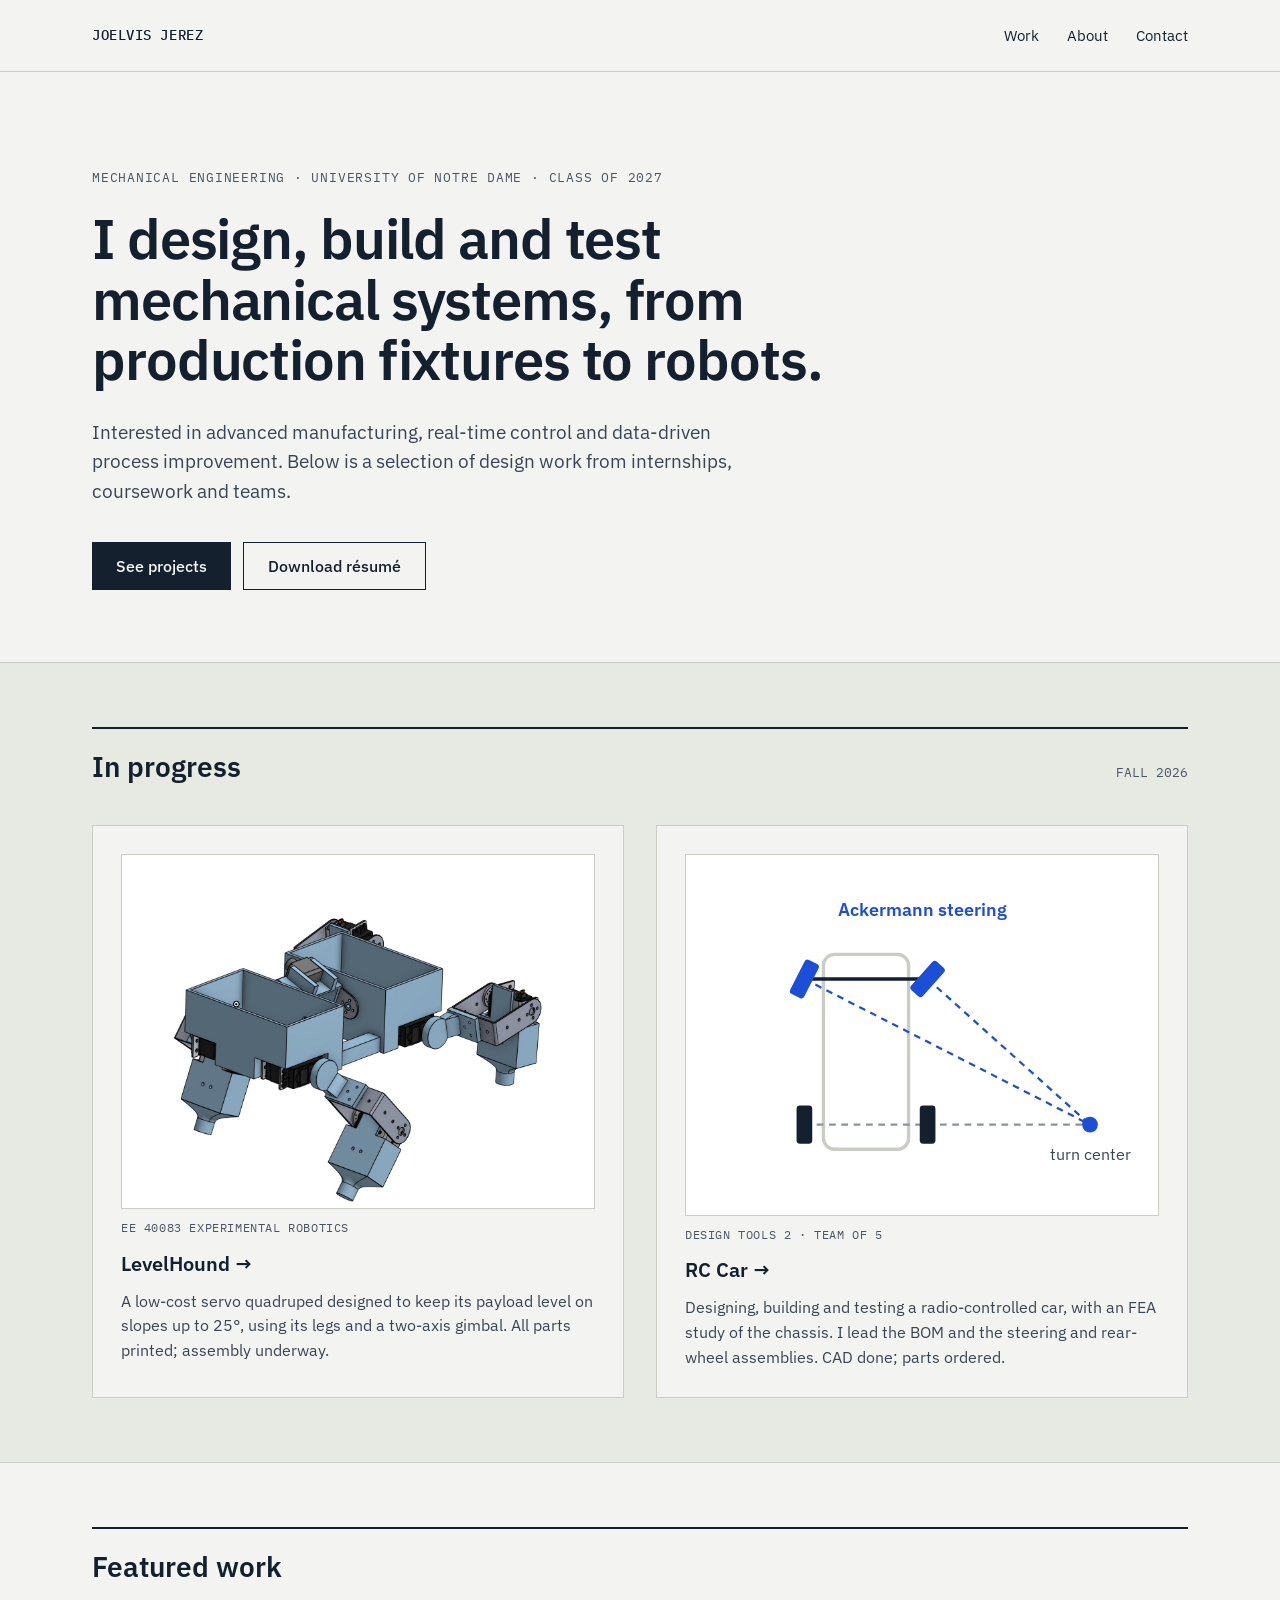
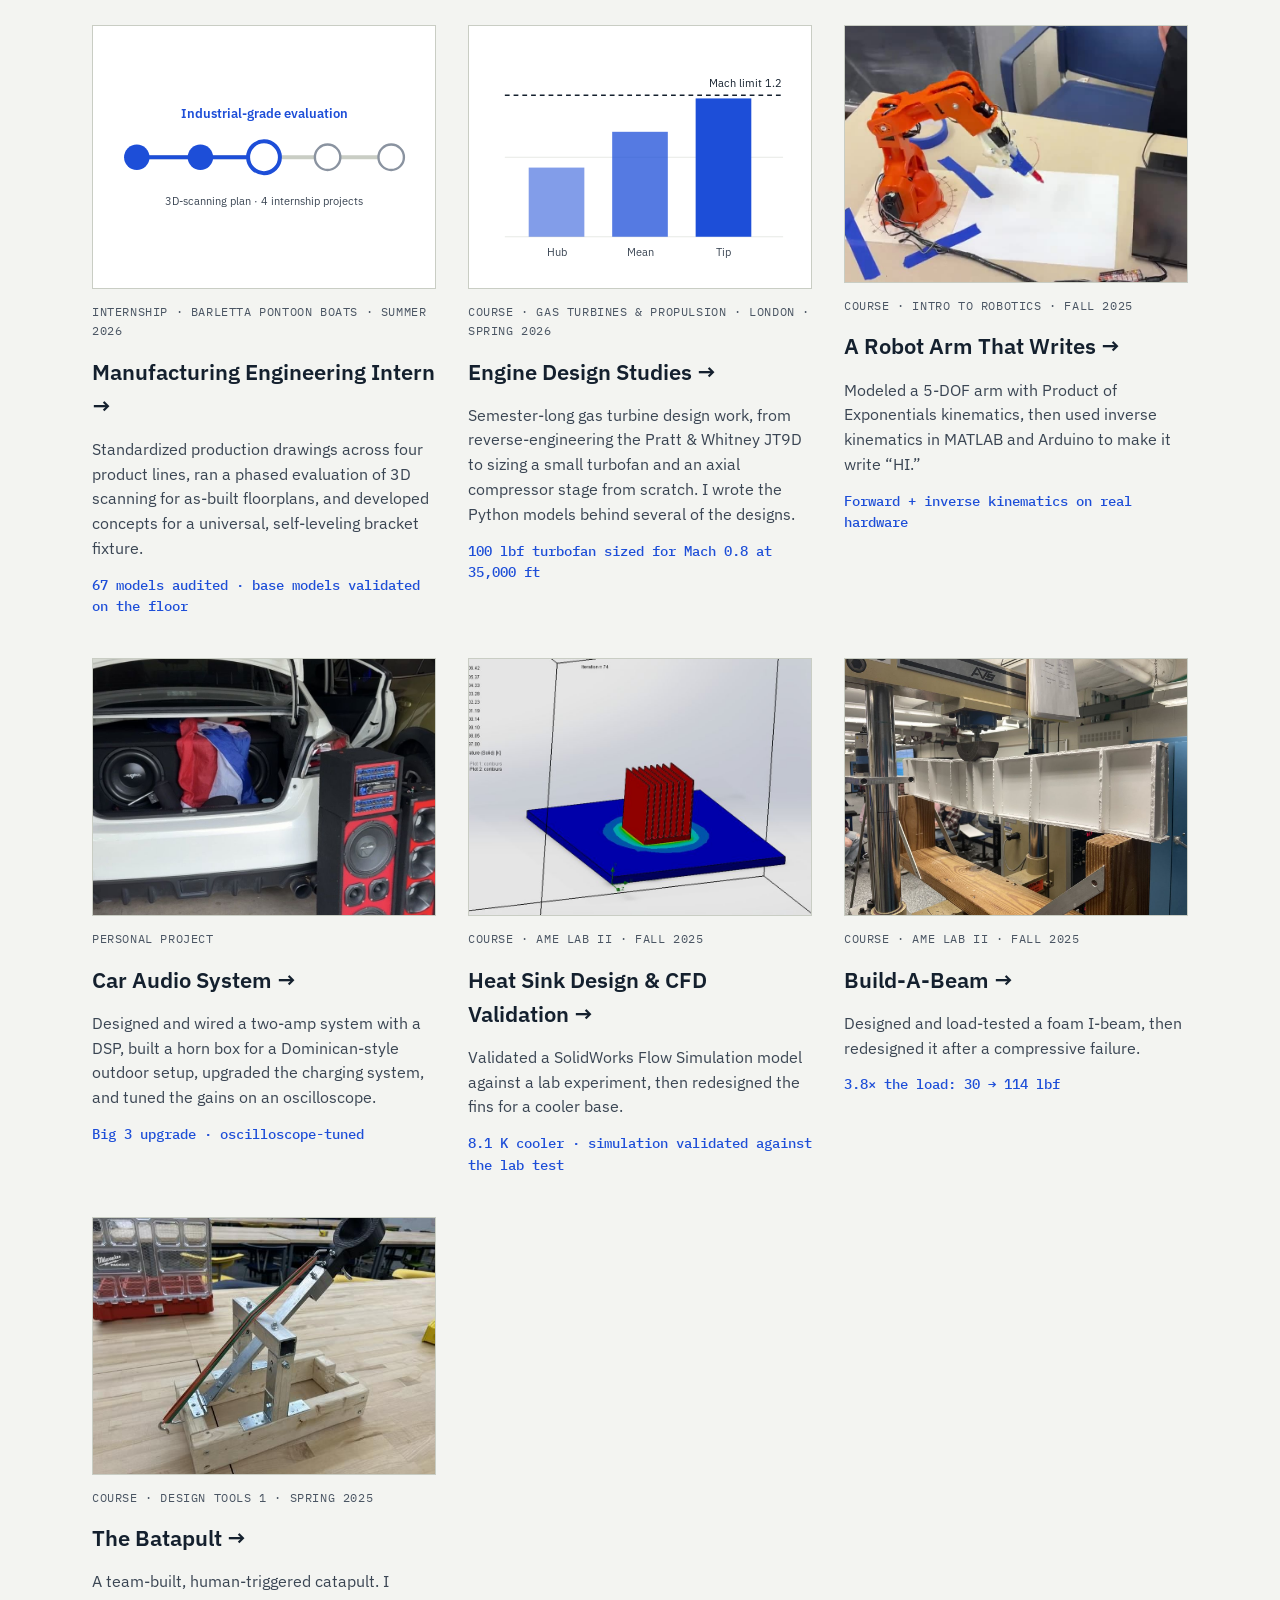
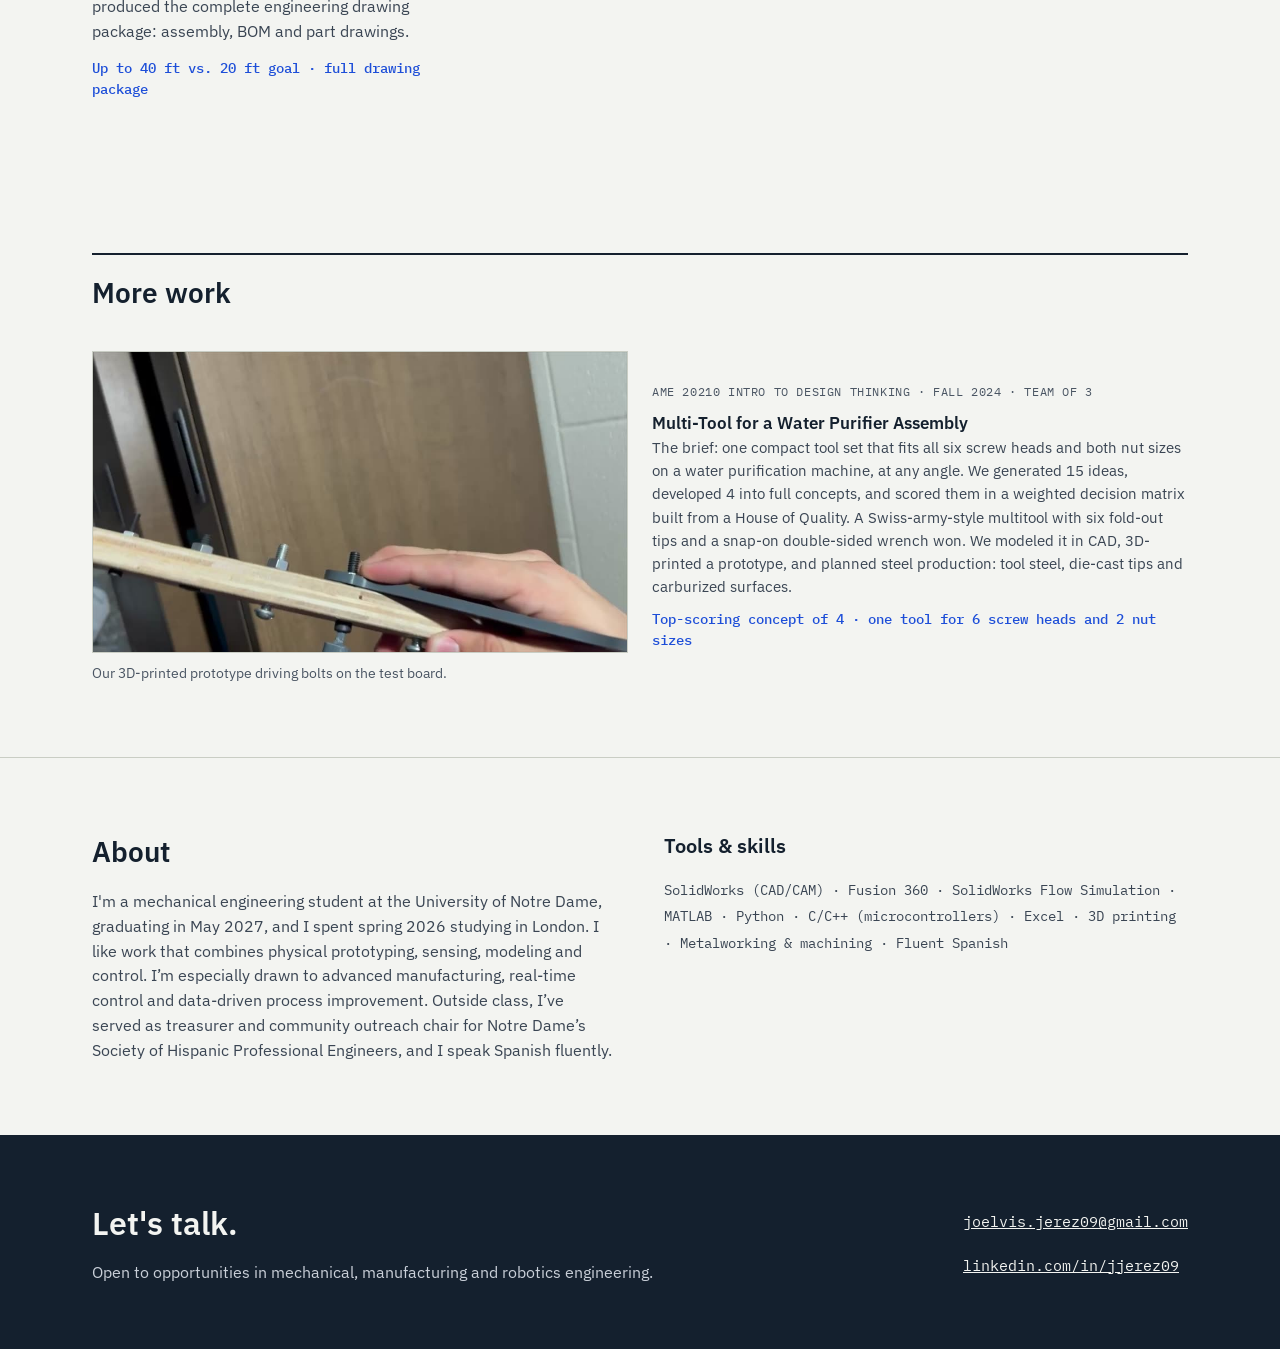
<file: index.html>
<!doctype html>
<html lang="en">
<head>
<meta charset="utf-8">
<meta name="viewport" content="width=device-width, initial-scale=1">
<link rel="preconnect" href="https://fonts.googleapis.com">
<link rel="preconnect" href="https://fonts.gstatic.com" crossorigin>
<link href="https://fonts.googleapis.com/css2?family=IBM+Plex+Mono:wght@400;500&family=IBM+Plex+Sans:wght@400;500;600;700&display=swap" rel="stylesheet">
<link rel="stylesheet" href="styles.css">
<title>Joelvis Jerez — Mechanical Engineering Portfolio</title>
<meta name="description" content="Mechanical engineering portfolio of Joelvis Jerez, University of Notre Dame Class of 2027.">
</head>
<body>

<header class="site-header">
<div class="wrap">
<a class="brand" href="index.html">JOELVIS JEREZ</a>
<nav class="nav" aria-label="Main">
<a href="#work">Work</a>
<a href="#about">About</a>
<a href="#contact">Contact</a>
</nav>
</div>
</header>

<main>
<section class="wrap hero">
<div class="kicker">MECHANICAL ENGINEERING · UNIVERSITY OF NOTRE DAME · CLASS OF 2027</div>
<h1>I design, build and test mechanical systems, from production fixtures to robots.</h1>
<p>Interested in advanced manufacturing, real-time control and data-driven process improvement. Below is a selection of design work from internships, coursework and teams.</p>
<div class="actions">
<a class="btn solid" href="#work">See projects</a>
<a class="btn outline" href="resume.pdf">Download résumé</a>
</div>
</section>

<section id="work" class="band">
<div class="wrap">
<div class="section-head"><h2>In progress</h2><span>FALL 2026</span></div>
<div class="grid">
<a class="tile" href="levelhound.html" style="color:var(--ink);text-decoration:none">
<img src="levelhound-cad.jpg" alt="CAD model of the LevelHound quadruped" style="width:100%;aspect-ratio:4/3;object-fit:contain;border:1px solid var(--line);background:var(--white)" loading="lazy">
<div class="kicker">EE 40083 EXPERIMENTAL ROBOTICS</div>
<h3>LevelHound →</h3>
<p>A low-cost servo quadruped designed to keep its payload level on slopes up to 25°, using its legs and a two-axis gimbal. All parts printed; assembly underway.</p>
</a>
<a class="tile" href="rc-car.html" style="color:var(--ink);text-decoration:none">
<div class="thumb">
<svg viewBox="0 0 400 300" role="img" aria-label="Top-view diagram of Ackermann steering: both front wheel axes point to one turn center on the rear axle line">
<rect x="112" y="78" width="76" height="174" rx="10" fill="#FFFFFF" stroke="#C9CDC4" stroke-width="3"/>
<line x1="95" y1="230" x2="350" y2="230" stroke="#8A93A0" stroke-width="2" stroke-dasharray="6 5"/>
<line x1="95" y1="100" x2="350" y2="230" stroke="#1D4ED8" stroke-width="2" stroke-dasharray="6 5"/>
<line x1="205" y1="100" x2="350" y2="230" stroke="#1D4ED8" stroke-width="2" stroke-dasharray="6 5"/>
<line x1="95" y1="100" x2="205" y2="100" stroke="#14202E" stroke-width="3"/>
<rect x="88" y="213" width="14" height="34" rx="3" fill="#14202E"/><rect x="198" y="213" width="14" height="34" rx="3" fill="#14202E"/>
<rect x="88" y="83" width="14" height="34" rx="3" fill="#1D4ED8" transform="rotate(27 95 100)"/>
<rect x="198" y="83" width="14" height="34" rx="3" fill="#1D4ED8" transform="rotate(41.9 205 100)"/>
<circle cx="350" cy="230" r="7" fill="#1D4ED8"/>
<text x="200" y="44" font-family="IBM Plex Sans, Helvetica, sans-serif" font-size="16" fill="#1D4ED8" text-anchor="middle" font-weight="600">Ackermann steering</text>
<text x="350" y="262" font-family="IBM Plex Sans, Helvetica, sans-serif" font-size="14" fill="#3A4553" text-anchor="middle">turn center</text>
</svg>
</div>
<div class="kicker">DESIGN TOOLS 2 · TEAM OF 5</div>
<h3>RC Car →</h3>
<p>Designing, building and testing a radio-controlled car, with an FEA study of the chassis. I lead the BOM and the steering and rear-wheel assemblies. CAD done; parts ordered.</p>
</a>
</div>
</div>
</section>

<section class="wrap work" style="padding-top:64px">
<div class="section-head"><h2>Featured work</h2></div>
<div class="grid">

<a class="card" href="barletta.html">
<div class="thumb">
<svg viewBox="0 0 400 300" role="img" aria-label="Diagram of a five-phase evaluation plan with three phases complete">
<line x1="40" y1="150" x2="360" y2="150" stroke="#C9CDC4" stroke-width="5"/>
<line x1="40" y1="150" x2="200" y2="150" stroke="#1D4ED8" stroke-width="5"/>
<circle cx="40" cy="150" r="16" fill="#1D4ED8"/><circle cx="120" cy="150" r="16" fill="#1D4ED8"/>
<circle cx="200" cy="150" r="20" fill="#FFFFFF" stroke="#1D4ED8" stroke-width="5"/>
<circle cx="280" cy="150" r="16" fill="#FFFFFF" stroke="#8A93A0" stroke-width="3"/><circle cx="360" cy="150" r="16" fill="#FFFFFF" stroke="#8A93A0" stroke-width="3"/>
<text x="200" y="100" font-family="IBM Plex Sans, Helvetica, sans-serif" font-size="16" fill="#1D4ED8" text-anchor="middle" font-weight="600">Industrial-grade evaluation</text>
<text x="200" y="210" font-family="IBM Plex Sans, Helvetica, sans-serif" font-size="14" fill="#3A4553" text-anchor="middle">3D-scanning plan · 4 internship projects</text>
</svg>
</div>
<div class="kicker">INTERNSHIP · BARLETTA PONTOON BOATS · SUMMER 2026</div>
<h3>Manufacturing Engineering Intern →</h3>
<p>Standardized production drawings across four product lines, ran a phased evaluation of 3D scanning for as-built floorplans, and developed concepts for a universal, self-leveling bracket fixture.</p>
<div class="stat">67 models audited · base models validated on the floor</div>
</a>

<a class="card" href="engines.html">
<div class="thumb">
<svg viewBox="0 0 400 300" role="img" aria-label="Chart of relative Mach number at three compressor slices, all under the 1.2 limit">
<g stroke="#E1E4DE"><line x1="30" y1="250" x2="380" y2="250"/><line x1="30" y1="150" x2="380" y2="150"/></g>
<rect x="60" y="163" width="70" height="87" fill="#1D4ED8" opacity="0.55"/>
<rect x="165" y="118" width="70" height="132" fill="#1D4ED8" opacity="0.75"/>
<rect x="270" y="76" width="70" height="174" fill="#1D4ED8"/>
<line x1="30" y1="72" x2="380" y2="72" stroke="#14202E" stroke-width="2" stroke-dasharray="6 5"/>
<text x="378" y="62" font-family="IBM Plex Sans, Helvetica, sans-serif" font-size="14" fill="#14202E" text-anchor="end">Mach limit 1.2</text>
<g font-family="IBM Plex Sans, Helvetica, sans-serif" font-size="14" fill="#3A4553" text-anchor="middle"><text x="95" y="274">Hub</text><text x="200" y="274">Mean</text><text x="305" y="274">Tip</text></g>
</svg>
</div>
<div class="kicker">COURSE · GAS TURBINES &amp; PROPULSION · LONDON · SPRING 2026</div>
<h3>Engine Design Studies →</h3>
<p>Semester-long gas turbine design work, from reverse-engineering the Pratt &amp; Whitney JT9D to sizing a small turbofan and an axial compressor stage from scratch. I wrote the Python models behind several of the designs.</p>
<div class="stat">100 lbf turbofan sized for Mach 0.8 at 35,000 ft</div>
</a>

<a class="card" href="robot-arm.html">
<img class="media" src="robot-letter-h-poster.jpg" alt="Orange Braccio robot arm holding a marker over paper" width="800" height="600" loading="lazy">
<div class="kicker">COURSE · INTRO TO ROBOTICS · FALL 2025</div>
<h3>A Robot Arm That Writes →</h3>
<p>Modeled a 5-DOF arm with Product of Exponentials kinematics, then used inverse kinematics in MATLAB and Arduino to make it write “HI.”</p>
<div class="stat">Forward + inverse kinematics on real hardware</div>
</a>

<a class="card" href="car-audio.html">
<img class="media portrait" src="car-audio-system.jpg" alt="Car audio system with trunk subwoofers and two outside speaker boxes" width="800" height="600" loading="lazy">
<div class="kicker">PERSONAL PROJECT</div>
<h3>Car Audio System →</h3>
<p>Designed and wired a two-amp system with a DSP, built a horn box for a Dominican-style outdoor setup, upgraded the charging system, and tuned the gains on an oscilloscope.</p>
<div class="stat">Big 3 upgrade · oscilloscope-tuned</div>
</a>

<a class="card" href="heatsink.html">
<img class="media" src="heatsink-final-sim.jpg" alt="Simulated temperature of the final heat sink design" width="800" height="600" loading="lazy">
<div class="kicker">COURSE · AME LAB II · FALL 2025</div>
<h3>Heat Sink Design &amp; CFD Validation →</h3>
<p>Validated a SolidWorks Flow Simulation model against a lab experiment, then redesigned the fins for a cooler base.</p>
<div class="stat">8.1 K cooler · simulation validated against the lab test</div>
</a>

<a class="card" href="beam.html">
<img class="media" src="beam-test-2.jpg" alt="Foam beam with internal stiffeners in a load frame" width="800" height="600" loading="lazy">
<div class="kicker">COURSE · AME LAB II · FALL 2025</div>
<h3>Build-A-Beam →</h3>
<p>Designed and load-tested a foam I-beam, then redesigned it after a compressive failure.</p>
<div class="stat">3.8× the load: 30 → 114 lbf</div>
</a>

<a class="card" href="catapult.html">
<img class="media" src="catapult-built.jpg" alt="Finished team catapult on a workbench" width="800" height="600" loading="lazy">
<div class="kicker">COURSE · DESIGN TOOLS 1 · SPRING 2025</div>
<h3>The Batapult →</h3>
<p>A team-built, human-triggered catapult. I produced the complete engineering drawing package: assembly, BOM and part drawings.</p>
<div class="stat">Up to 40 ft vs. 20 ft goal · full drawing package</div>
</a>

</div>
</section>


<section class="wrap more">
<div class="section-head"><h2>More work</h2></div>
<div class="small-grid">
<div class="small" style="grid-column:1/-1">
<div class="split-small">
<figure style="margin:0">
<video src="multitool-demo.mp4" poster="multitool-poster.jpg" autoplay muted loop playsinline preload="metadata" aria-label="The 3D-printed multitool prototype driving bolts on the test board" style="width:100%;display:block;border:1px solid var(--line);background:#000"></video>
<figcaption>Our 3D-printed prototype driving bolts on the test board.</figcaption>
</figure>
<div>
<div class="kicker" style="margin-bottom:8px">AME 20210 INTRO TO DESIGN THINKING · FALL 2024 · TEAM OF 3</div>
<h3>Multi-Tool for a Water Purifier Assembly</h3>
<p>The brief: one compact tool set that fits all six screw heads and both nut sizes on a water purification machine, at any angle. We generated 15 ideas, developed 4 into full concepts, and scored them in a weighted decision matrix built from a House of Quality. A Swiss-army-style multitool with six fold-out tips and a snap-on double-sided wrench won. We modeled it in CAD, 3D-printed a prototype, and planned steel production: tool steel, die-cast tips and carburized surfaces.</p>
<div class="stat" style="margin-top:10px">Top-scoring concept of 4 · one tool for 6 screw heads and 2 nut sizes</div>
</div>
</div>
</div>
</div>
</section>

<section id="about" class="about">
<div class="wrap">
<div>
<h2>About</h2>
<p>I'm a mechanical engineering student at the University of Notre Dame, graduating in May 2027, and I spent spring 2026 studying in London. I like work that combines physical prototyping, sensing, modeling and control. I’m especially drawn to advanced manufacturing, real-time control and data-driven process improvement. Outside class, I’ve served as treasurer and community outreach chair for Notre Dame’s Society of Hispanic Professional Engineers, and I speak Spanish fluently.</p>
</div>
<div>
<h3>Tools &amp; skills</h3>
<p class="skills">SolidWorks (CAD/CAM) · Fusion 360 · SolidWorks Flow Simulation · MATLAB · Python · C/C++ (microcontrollers) · Excel · 3D printing · Metalworking &amp; machining · Fluent Spanish</p>
</div>
</div>
</section>
</main>

<footer id="contact" class="site-footer">
<div class="wrap">
<div>
<h2>Let's talk.</h2>
<p>Open to opportunities in mechanical, manufacturing and robotics engineering.</p>
</div>
<div class="links">
<a href="mailto:joelvis.jerez09@gmail.com">joelvis.jerez09@gmail.com</a>
<a href="https://www.linkedin.com/in/jjerez09">linkedin.com/in/jjerez09</a>
</div>
</div>
</footer>

</body>
</html>
</file>
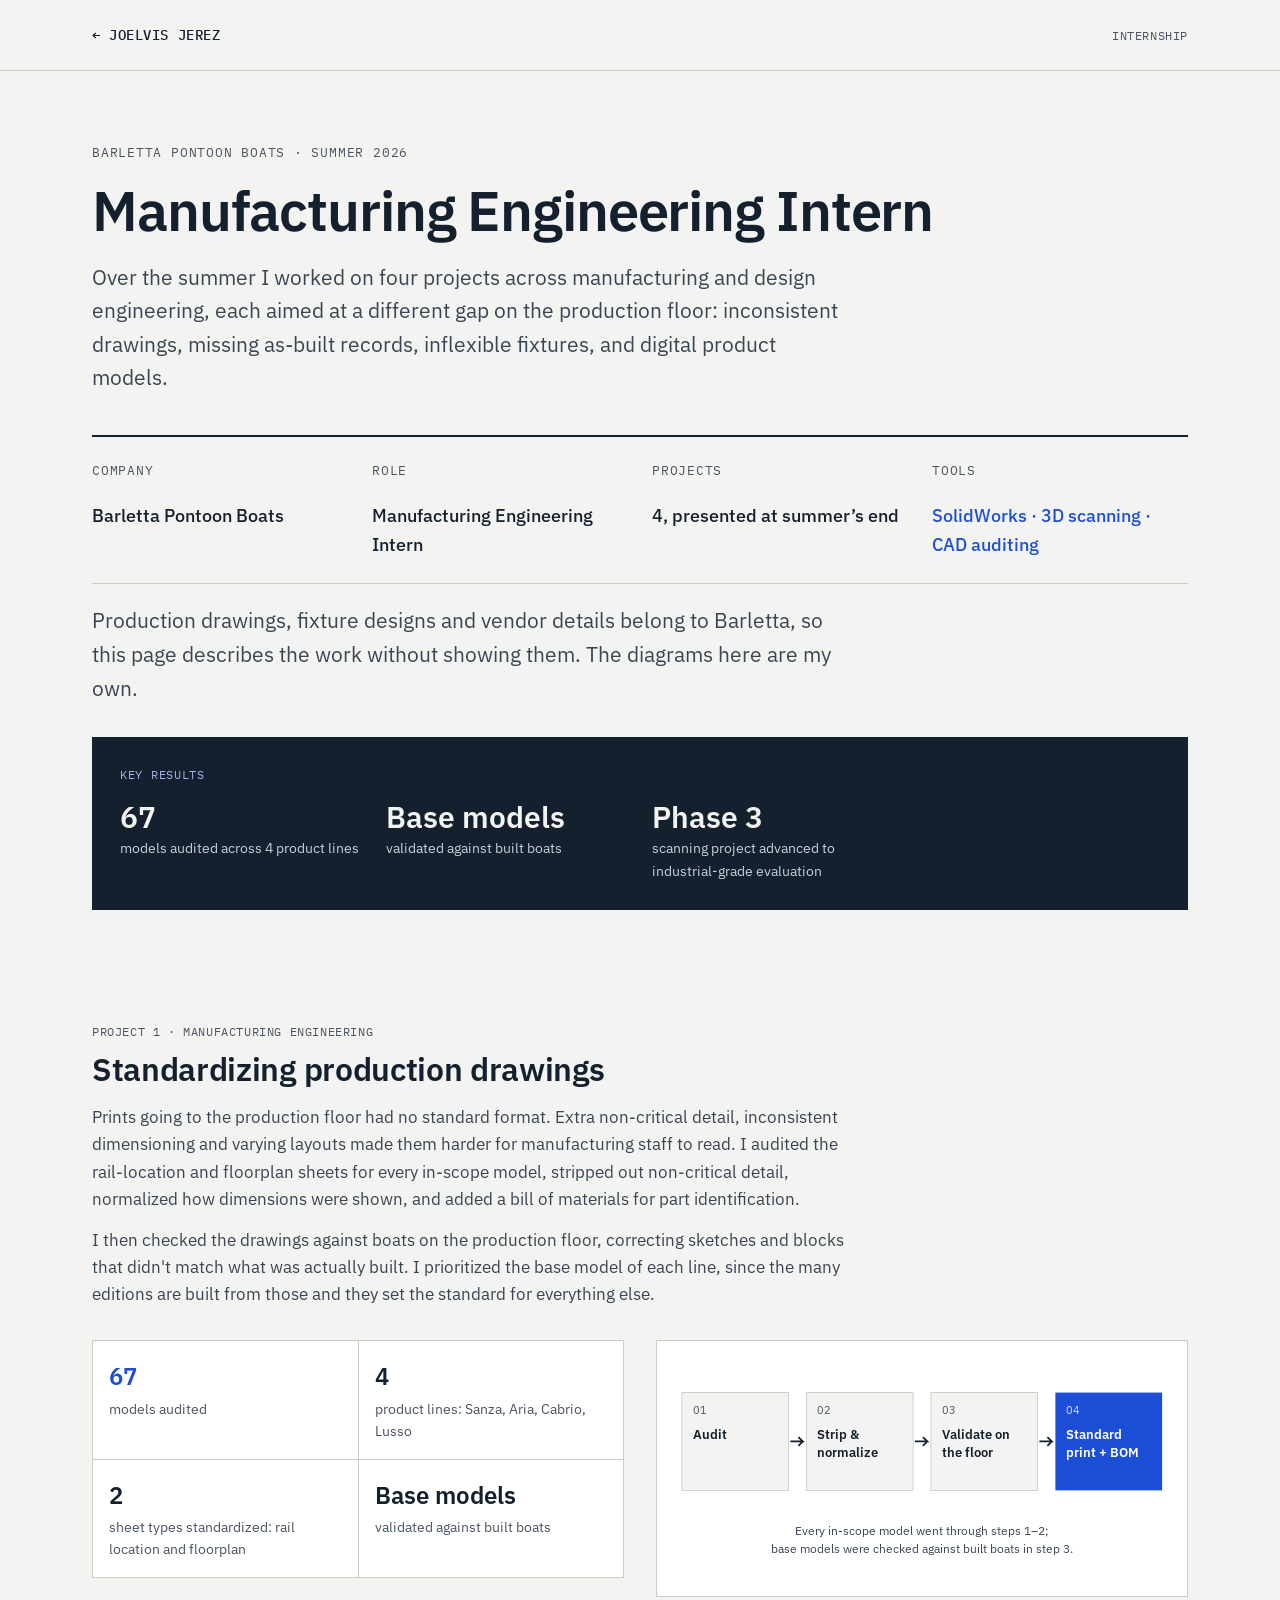
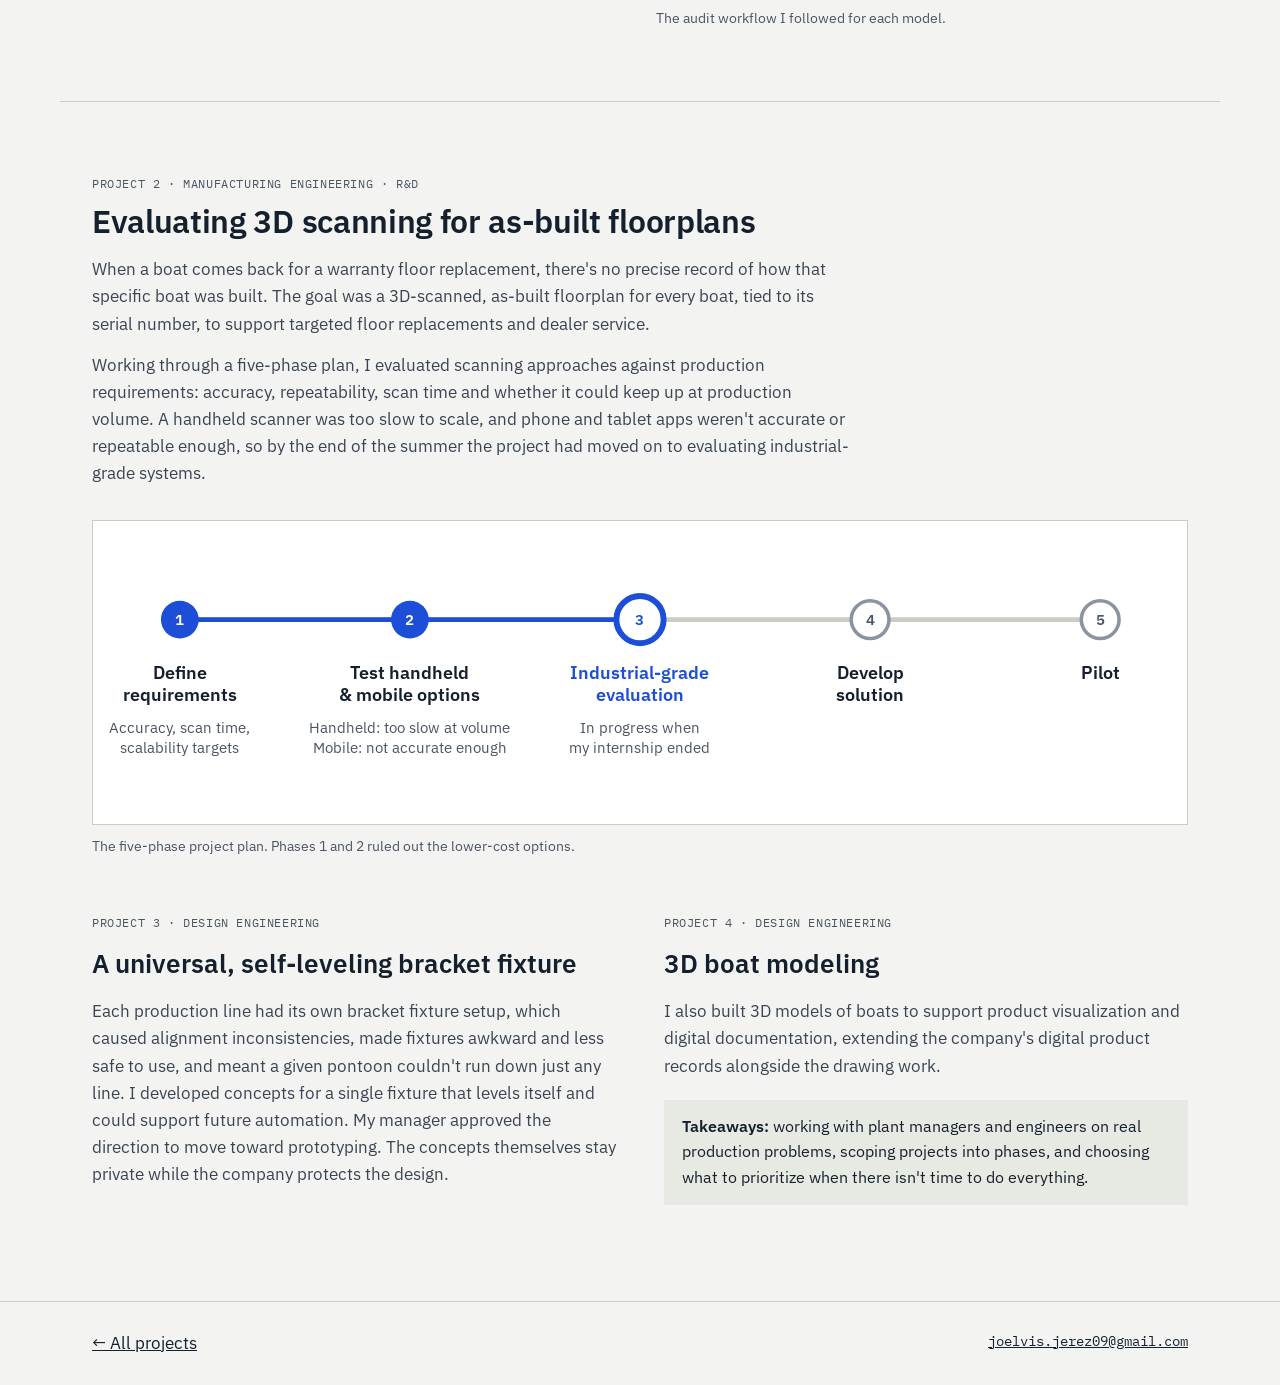
<file: barletta.html>
<!doctype html>
<html lang="en">
<head>
<meta charset="utf-8">
<meta name="viewport" content="width=device-width, initial-scale=1">
<link rel="preconnect" href="https://fonts.googleapis.com">
<link rel="preconnect" href="https://fonts.gstatic.com" crossorigin>
<link href="https://fonts.googleapis.com/css2?family=IBM+Plex+Mono:wght@400;500&family=IBM+Plex+Sans:wght@400;500;600;700&display=swap" rel="stylesheet">
<link rel="stylesheet" href="styles.css">
<title>Manufacturing Engineering Intern, Barletta — Joelvis Jerez</title>
<meta name="description" content="Summer 2026 manufacturing engineering internship at Barletta Pontoon Boats: CAD standardization, 3D-scanning evaluation and fixture design.">
</head>
<body class="prose">

<header class="site-header">
<div class="wrap">
<a class="brand" href="index.html">← JOELVIS JEREZ</a>
<span class="kicker">INTERNSHIP</span>
</div>
</header>

<main>
<section class="wrap p-hero">
<div class="kicker">BARLETTA PONTOON BOATS · SUMMER 2026</div>
<h1>Manufacturing Engineering Intern</h1>
<p>Over the summer I worked on four projects across manufacturing and design engineering, each aimed at a different gap on the production floor: inconsistent drawings, missing as-built records, inflexible fixtures, and digital product models.</p>
<div class="facts">
<div><span class="kicker">COMPANY</span><strong>Barletta Pontoon Boats</strong></div>
<div><span class="kicker">ROLE</span><strong>Manufacturing Engineering Intern</strong></div>
<div><span class="kicker">PROJECTS</span><strong>4, presented at summer’s end</strong></div>
<div><span class="kicker">TOOLS</span><strong class="hl">SolidWorks · 3D scanning · CAD auditing</strong></div>
</div>
<p class="note">Production drawings, fixture designs and vendor details belong to Barletta, so this page describes the work without showing them. The diagrams here are my own.</p>
<div class="results" role="list" aria-label="Key results"><span class="rk">KEY RESULTS</span><div role="listitem"><b>67</b><span>models audited across 4 product lines</span></div><div role="listitem"><b>Base models</b><span>validated against built boats</span></div><div role="listitem"><b>Phase 3</b><span>scanning project advanced to industrial-grade evaluation</span></div></div>
</section>

<!-- 1. CAD -->
<section class="wrap study">
<div class="kicker">PROJECT 1 · MANUFACTURING ENGINEERING</div>
<h2>Standardizing production drawings</h2>
<p>Prints going to the production floor had no standard format. Extra non-critical detail, inconsistent dimensioning and varying layouts made them harder for manufacturing staff to read. I audited the rail-location and floorplan sheets for every in-scope model, stripped out non-critical detail, normalized how dimensions were shown, and added a bill of materials for part identification.</p>
<p class="lead" style="margin-top:14px">I then checked the drawings against boats on the production floor, correcting sketches and blocks that didn't match what was actually built. I prioritized the base model of each line, since the many editions are built from those and they set the standard for everything else.</p>
<div class="figs">
<div class="nums" role="list" aria-label="Drawing audit results">
<div role="listitem"><b class="hl">67</b><span>models audited</span></div>
<div role="listitem"><b>4</b><span>product lines: Sanza, Aria, Cabrio, Lusso</span></div>
<div role="listitem"><b>2</b><span>sheet types standardized: rail location and floorplan</span></div>
<div role="listitem"><b>Base models</b><span>validated against built boats</span></div>
</div>
<figure>
<div class="chart">
<svg viewBox="0 0 560 250" role="img" aria-labelledby="cad-t cad-d">
<title id="cad-t">Drawing standardization workflow</title>
<desc id="cad-d">Four steps: audit the drawing, strip and normalize, validate against built boats, release a standard print with a bill of materials.</desc>
<g font-family="IBM Plex Sans, Helvetica, sans-serif">
<rect x="10" y="40" width="120" height="110" fill="#F3F4F1" stroke="#C9CDC4"/>
<rect x="150" y="40" width="120" height="110" fill="#F3F4F1" stroke="#C9CDC4"/>
<rect x="290" y="40" width="120" height="110" fill="#F3F4F1" stroke="#C9CDC4"/>
<rect x="430" y="40" width="120" height="110" fill="#1D4ED8"/>
<g font-size="12" fill="#4A5563" font-family="IBM Plex Mono, Menlo, monospace"><text x="22" y="64">01</text><text x="162" y="64">02</text><text x="302" y="64">03</text><text x="442" y="64" fill="#DCE5FB">04</text></g>
<g font-size="15" font-weight="600" fill="#14202E">
<text x="22" y="92">Audit</text><text x="162" y="92">Strip &amp;</text><text x="162" y="112">normalize</text><text x="302" y="92">Validate on</text><text x="302" y="112">the floor</text><text x="442" y="92" fill="#FFFFFF">Standard</text><text x="442" y="112" fill="#FFFFFF">print + BOM</text>
</g>
<g fill="#14202E"><path d="M132 95 l14 0 l-5 -5 M146 95 l-5 5" stroke="#14202E" stroke-width="2" fill="none"/><path d="M272 95 l14 0 l-5 -5 M286 95 l-5 5" stroke="#14202E" stroke-width="2" fill="none"/><path d="M412 95 l14 0 l-5 -5 M426 95 l-5 5" stroke="#14202E" stroke-width="2" fill="none"/></g>
<text x="280" y="200" font-size="13" fill="#3A4553" text-anchor="middle">Every in-scope model went through steps 1–2;</text>
<text x="280" y="220" font-size="13" fill="#3A4553" text-anchor="middle">base models were checked against built boats in step 3.</text>
</g>
</svg>
</div>
<figcaption>The audit workflow I followed for each model.</figcaption>
</figure>
</div>
</section>

<!-- 2. SCANNING -->
<section class="wrap study">
<div class="kicker">PROJECT 2 · MANUFACTURING ENGINEERING · R&amp;D</div>
<h2>Evaluating 3D scanning for as-built floorplans</h2>
<p>When a boat comes back for a warranty floor replacement, there's no precise record of how that specific boat was built. The goal was a 3D-scanned, as-built floorplan for every boat, tied to its serial number, to support targeted floor replacements and dealer service.</p>
<p class="lead" style="margin-top:14px">Working through a five-phase plan, I evaluated scanning approaches against production requirements: accuracy, repeatability, scan time and whether it could keep up at production volume. A handheld scanner was too slow to scale, and phone and tablet apps weren't accurate or repeatable enough, so by the end of the summer the project had moved on to evaluating industrial-grade systems.</p>
<figure style="margin-top:32px">
<div class="chart">
<svg viewBox="0 0 900 230" role="img" aria-labelledby="scan-t scan-d">
<title id="scan-t">Five-phase scanning evaluation plan</title>
<desc id="scan-d">Phase 1 define requirements, phase 2 handheld and mobile testing, both complete. Phase 3 industrial-grade evaluation, in progress at the end of the internship. Phase 4 solution development and phase 5 pilot are next.</desc>
<g font-family="IBM Plex Sans, Helvetica, sans-serif">
<line x1="60" y1="70" x2="840" y2="70" stroke="#C9CDC4" stroke-width="4"/>
<line x1="60" y1="70" x2="450" y2="70" stroke="#1D4ED8" stroke-width="4"/>
<circle cx="60" cy="70" r="16" fill="#1D4ED8"/><circle cx="255" cy="70" r="16" fill="#1D4ED8"/>
<circle cx="450" cy="70" r="20" fill="#FFFFFF" stroke="#1D4ED8" stroke-width="5"/>
<circle cx="645" cy="70" r="16" fill="#FFFFFF" stroke="#8A93A0" stroke-width="3"/><circle cx="840" cy="70" r="16" fill="#FFFFFF" stroke="#8A93A0" stroke-width="3"/>
<g font-size="13" fill="#FFFFFF" text-anchor="middle" font-weight="600"><text x="60" y="75">1</text><text x="255" y="75">2</text></g>
<g font-size="13" text-anchor="middle" font-weight="600"><text x="450" y="75" fill="#1D4ED8">3</text><text x="645" y="75" fill="#4A5563">4</text><text x="840" y="75" fill="#4A5563">5</text></g>
<g font-size="15" font-weight="600" fill="#14202E" text-anchor="middle">
<text x="60" y="120">Define</text><text x="60" y="139">requirements</text>
<text x="255" y="120">Test handheld</text><text x="255" y="139">&amp; mobile options</text>
<text x="450" y="120" fill="#1D4ED8">Industrial-grade</text><text x="450" y="139" fill="#1D4ED8">evaluation</text>
<text x="645" y="120">Develop</text><text x="645" y="139">solution</text>
<text x="840" y="120">Pilot</text>
</g>
<g font-size="12.5" fill="#4A5563" text-anchor="middle">
<text x="60" y="166">Accuracy, scan time,</text><text x="60" y="183">scalability targets</text>
<text x="255" y="166">Handheld: too slow at volume</text><text x="255" y="183">Mobile: not accurate enough</text>
<text x="450" y="166">In progress when</text><text x="450" y="183">my internship ended</text>
</g>
</g>
</svg>
</div>
<figcaption>The five-phase project plan. Phases 1 and 2 ruled out the lower-cost options.</figcaption>
</figure>
</section>

<!-- 3 & 4 -->
<section class="wrap two last">
<div>
<div class="kicker" style="margin-bottom:10px">PROJECT 3 · DESIGN ENGINEERING</div>
<h2>A universal, self-leveling bracket fixture</h2>
<p>Each production line had its own bracket fixture setup, which caused alignment inconsistencies, made fixtures awkward and less safe to use, and meant a given pontoon couldn't run down just any line. I developed concepts for a single fixture that levels itself and could support future automation. My manager approved the direction to move toward prototyping. The concepts themselves stay private while the company protects the design.</p>
</div>
<div>
<div class="kicker" style="margin-bottom:10px">PROJECT 4 · DESIGN ENGINEERING</div>
<h2>3D boat modeling</h2>
<p>I also built 3D models of boats to support product visualization and digital documentation, extending the company's digital product records alongside the drawing work.</p>
<div class="role" style="margin-top:20px"><b>Takeaways:</b> working with plant managers and engineers on real production problems, scoping projects into phases, and choosing what to prioritize when there isn't time to do everything.</div>
</div>
</section>
</main>

<footer class="p-footer">
<div class="wrap">
<a href="index.html">← All projects</a>
<a class="mono" href="mailto:joelvis.jerez09@gmail.com">joelvis.jerez09@gmail.com</a>
</div>
</footer>

</body>
</html>
</file>
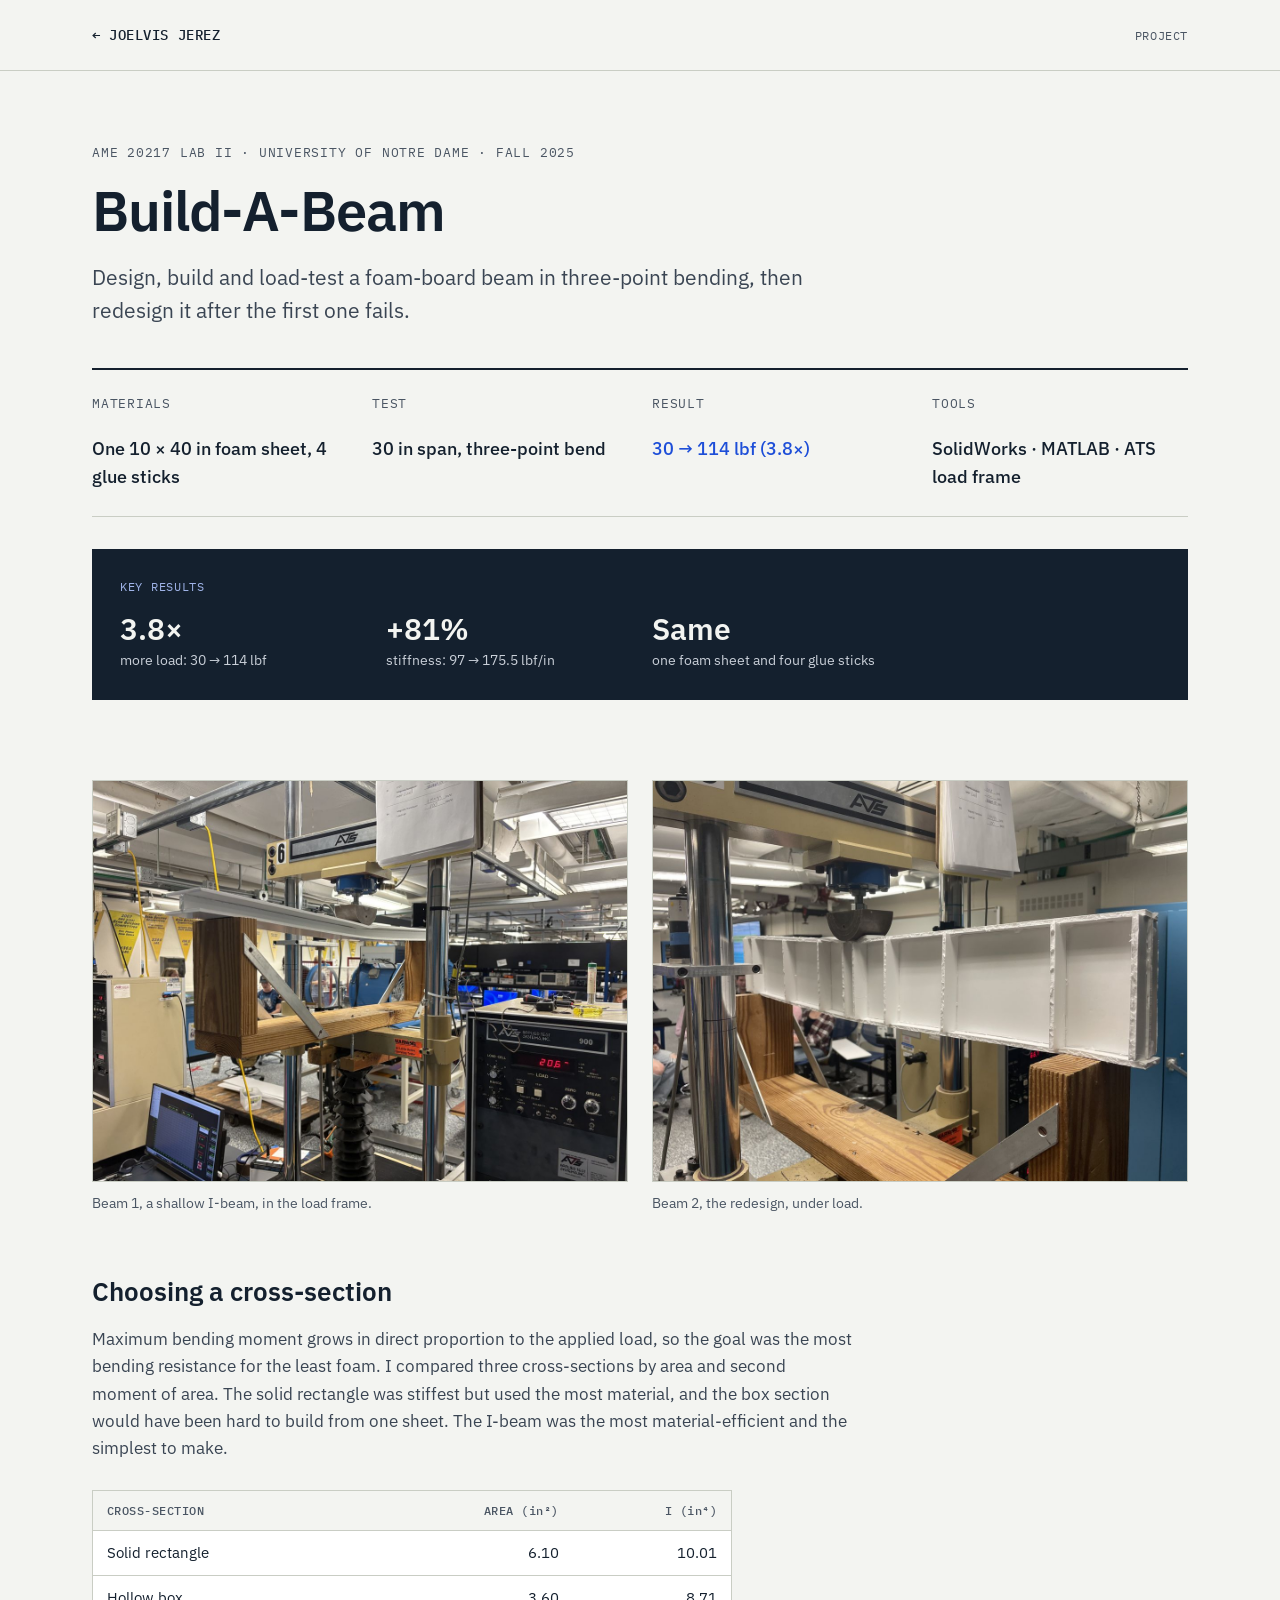
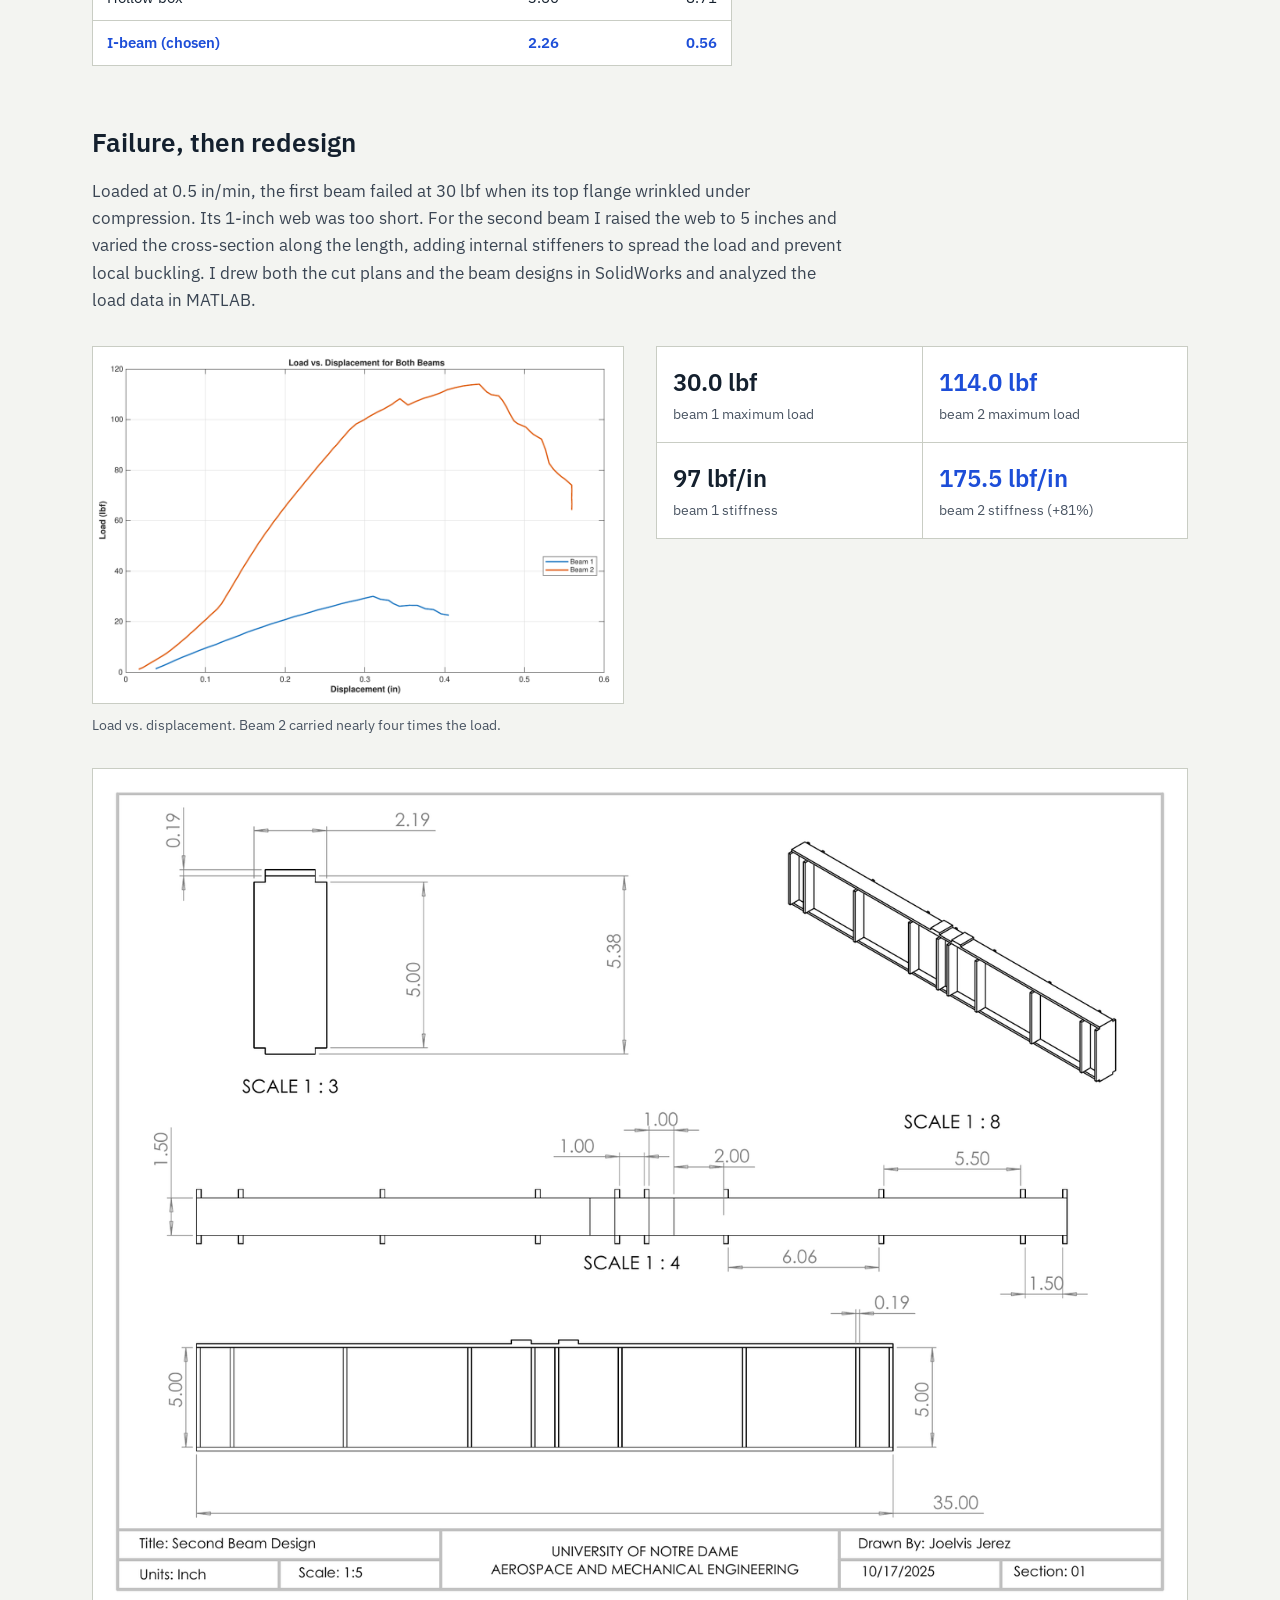
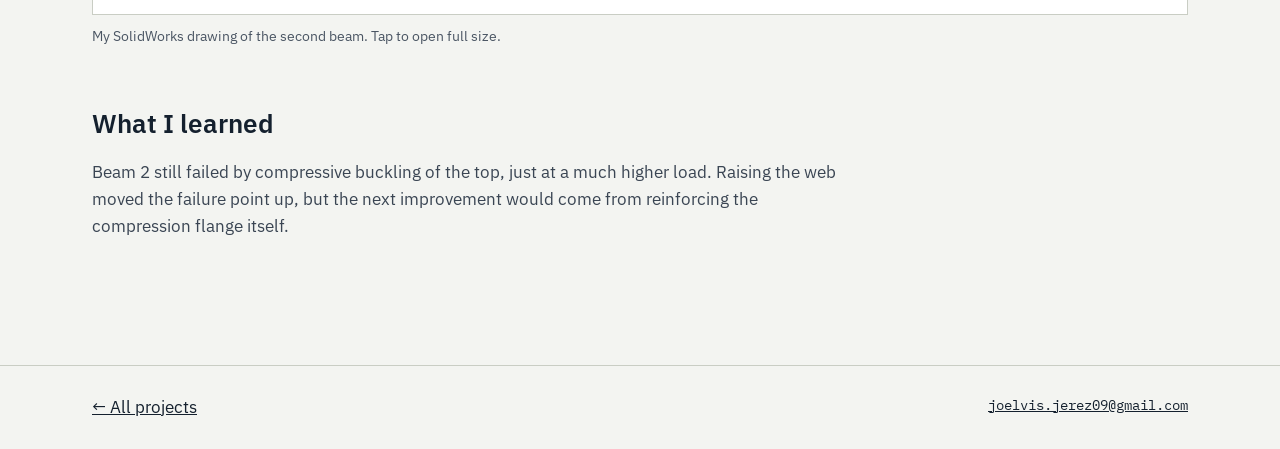
<file: beam.html>
<!doctype html>
<html lang="en">
<head>
<meta charset="utf-8">
<meta name="viewport" content="width=device-width, initial-scale=1">
<link rel="preconnect" href="https://fonts.googleapis.com">
<link rel="preconnect" href="https://fonts.gstatic.com" crossorigin>
<link href="https://fonts.googleapis.com/css2?family=IBM+Plex+Mono:wght@400;500&family=IBM+Plex+Sans:wght@400;500;600;700&display=swap" rel="stylesheet">
<link rel="stylesheet" href="styles.css">
<title>Build-A-Beam — Joelvis Jerez</title>
<meta name="description" content="Designing, testing and redesigning a foam I-beam under three-point bending, raising its failure load from 30 to 114 lbf.">
</head>
<body class="prose">

<header class="site-header">
<div class="wrap">
<a class="brand" href="index.html">← JOELVIS JEREZ</a>
<span class="kicker">PROJECT</span>
</div>
</header>

<main>
<section class="wrap p-hero">
<div class="kicker">AME 20217 LAB II · UNIVERSITY OF NOTRE DAME · FALL 2025</div>
<h1>Build-A-Beam</h1>
<p>Design, build and load-test a foam-board beam in three-point bending, then redesign it after the first one fails.</p>
<div class="facts">
<div><span class="kicker">MATERIALS</span><strong>One 10 × 40 in foam sheet, 4 glue sticks</strong></div>
<div><span class="kicker">TEST</span><strong>30 in span, three-point bend</strong></div>
<div><span class="kicker">RESULT</span><strong class="hl">30 → 114 lbf (3.8×)</strong></div>
<div><span class="kicker">TOOLS</span><strong>SolidWorks · MATLAB · ATS load frame</strong></div>
</div>
<div class="results" role="list" aria-label="Key results"><span class="rk">KEY RESULTS</span><div role="listitem"><b>3.8×</b><span>more load: 30 → 114 lbf</span></div><div role="listitem"><b>+81%</b><span>stiffness: 97 → 175.5 lbf/in</span></div><div role="listitem"><b>Same</b><span>one foam sheet and four glue sticks</span></div></div>
</section>
<section class="wrap"><div class="pair hero-media" style="margin-top:40px">
<figure><img class="shot" src="beam-test-1.jpg" alt="First I-beam in the load frame" width="1200" height="900"><figcaption>Beam 1, a shallow I-beam, in the load frame.</figcaption></figure>
<figure><img class="shot" src="beam-test-2.jpg" alt="Second, taller beam with internal stiffeners in the load frame" width="1200" height="900"><figcaption>Beam 2, the redesign, under load.</figcaption></figure>
</div></section>

<section class="wrap block">
<h2>Choosing a cross-section</h2>
<p>Maximum bending moment grows in direct proportion to the applied load, so the goal was the most bending resistance for the least foam. I compared three cross-sections by area and second moment of area. The solid rectangle was stiffest but used the most material, and the box section would have been hard to build from one sheet. The I-beam was the most material-efficient and the simplest to make.</p>
<div class="table-wrap" style="margin-top:28px;max-width:640px">
<table>
<thead><tr><th>CROSS-SECTION</th><th class="num">AREA (in²)</th><th class="num">I (in⁴)</th></tr></thead>
<tbody>
<tr><td>Solid rectangle</td><td class="num">6.10</td><td class="num">10.01</td></tr>
<tr><td>Hollow box</td><td class="num">3.60</td><td class="num">8.71</td></tr>
<tr class="ours"><td>I-beam (chosen)</td><td class="num">2.26</td><td class="num">0.56</td></tr>
</tbody>
</table>
</div>
</section>

<section class="wrap block">
<h2>Failure, then redesign</h2>
<p>Loaded at 0.5 in/min, the first beam failed at 30 lbf when its top flange wrinkled under compression. Its 1-inch web was too short. For the second beam I raised the web to 5 inches and varied the cross-section along the length, adding internal stiffeners to spread the load and prevent local buckling. I drew both the cut plans and the beam designs in SolidWorks and analyzed the load data in MATLAB.</p>
<div class="figs">
<figure><img class="shot" src="beam-load-plot.png" alt="Load versus displacement for both beams: beam 2 peaks near 114 lbf, beam 1 near 30 lbf" width="1200" height="806" loading="lazy"><figcaption>Load vs. displacement. Beam 2 carried nearly four times the load.</figcaption></figure>
<div class="nums" role="list" aria-label="Beam results">
<div role="listitem"><b>30.0 lbf</b><span>beam 1 maximum load</span></div>
<div role="listitem"><b class="hl">114.0 lbf</b><span>beam 2 maximum load</span></div>
<div role="listitem"><b>97 lbf/in</b><span>beam 1 stiffness</span></div>
<div role="listitem"><b class="hl">175.5 lbf/in</b><span>beam 2 stiffness (+81%)</span></div>
</div>
</div>
<figure style="margin-top:32px"><a class="zoom" href="beam-second-design-drawing.png"><img class="shot" src="beam-second-design-drawing.png" alt="SolidWorks drawing of the second beam design" width="1400" height="1081" loading="lazy"></a><figcaption>My SolidWorks drawing of the second beam. Tap to open full size.</figcaption></figure>
</section>

<section class="wrap block last">
<h2>What I learned</h2>
<p>Beam 2 still failed by compressive buckling of the top, just at a much higher load. Raising the web moved the failure point up, but the next improvement would come from reinforcing the compression flange itself.</p>
</section>
</main>

<footer class="p-footer">
<div class="wrap">
<a href="index.html">← All projects</a>
<a class="mono" href="mailto:joelvis.jerez09@gmail.com">joelvis.jerez09@gmail.com</a>
</div>
</footer>

</body>
</html>
</file>
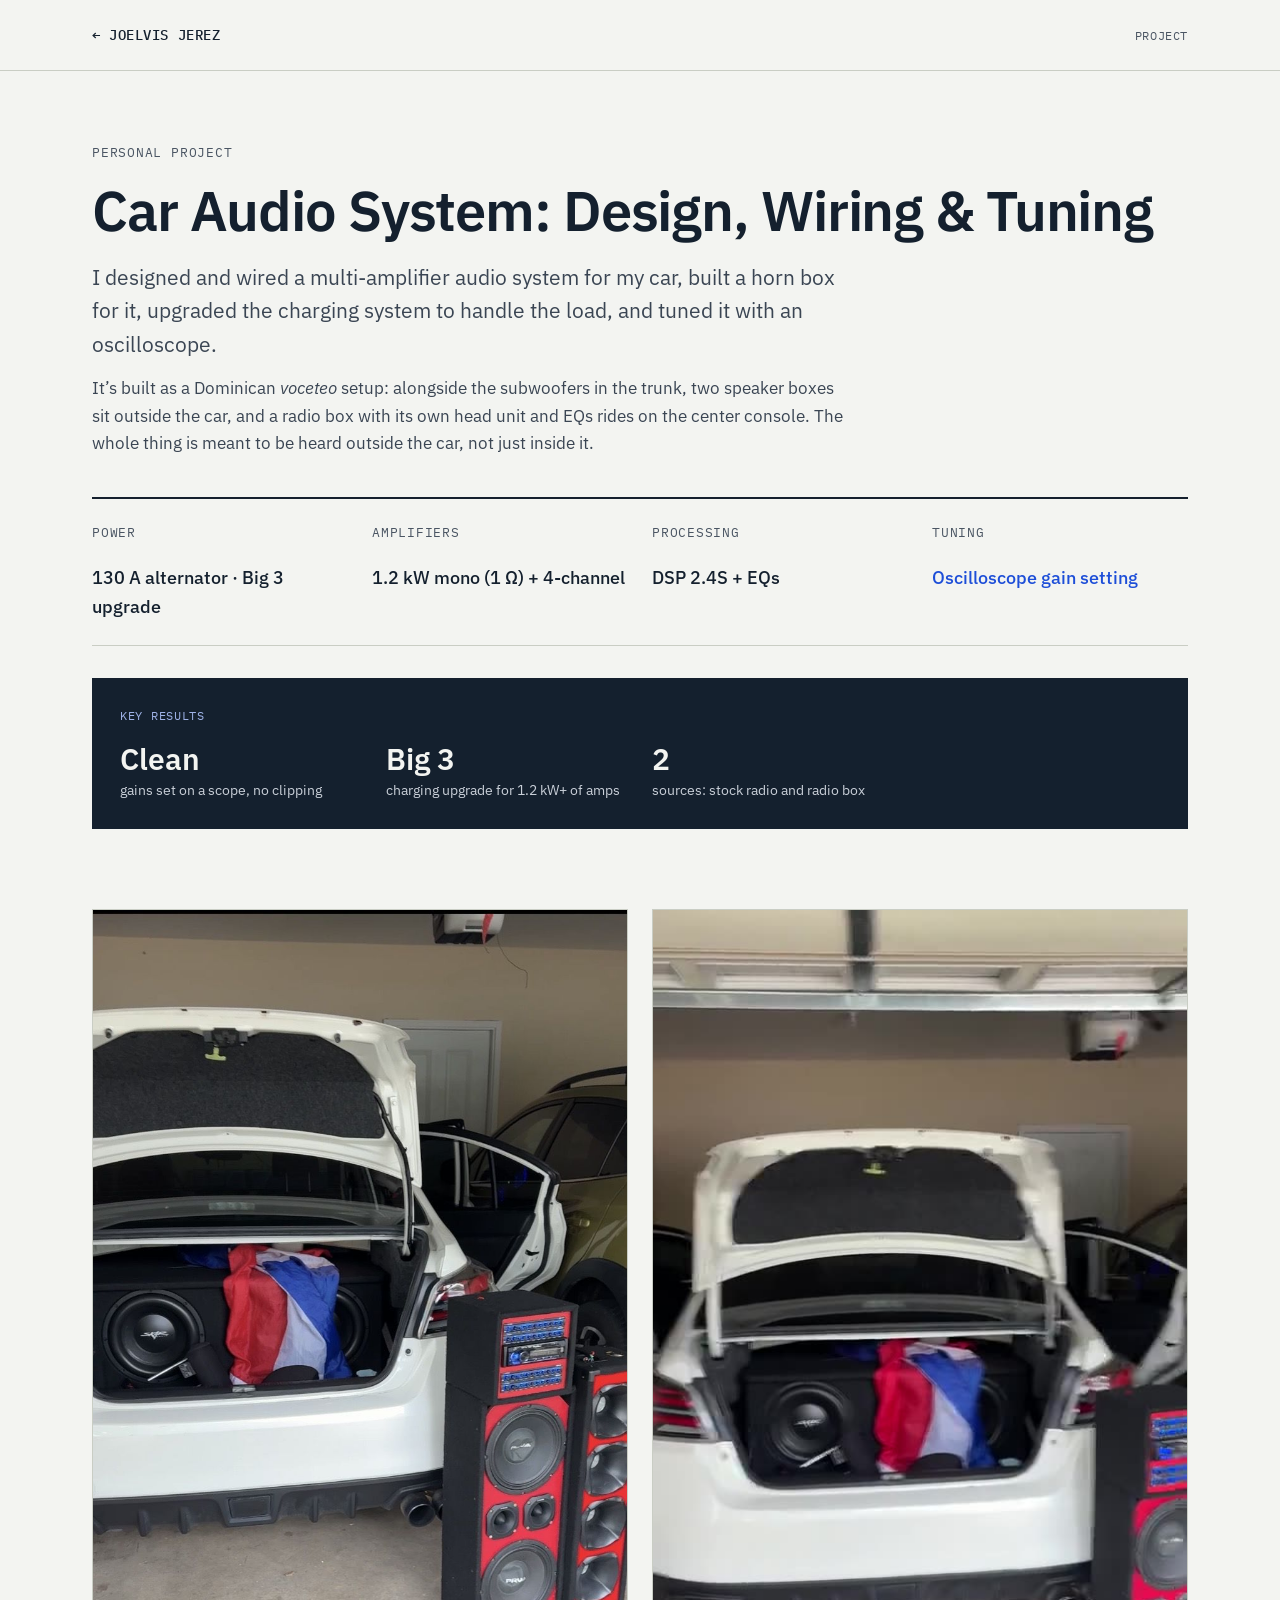
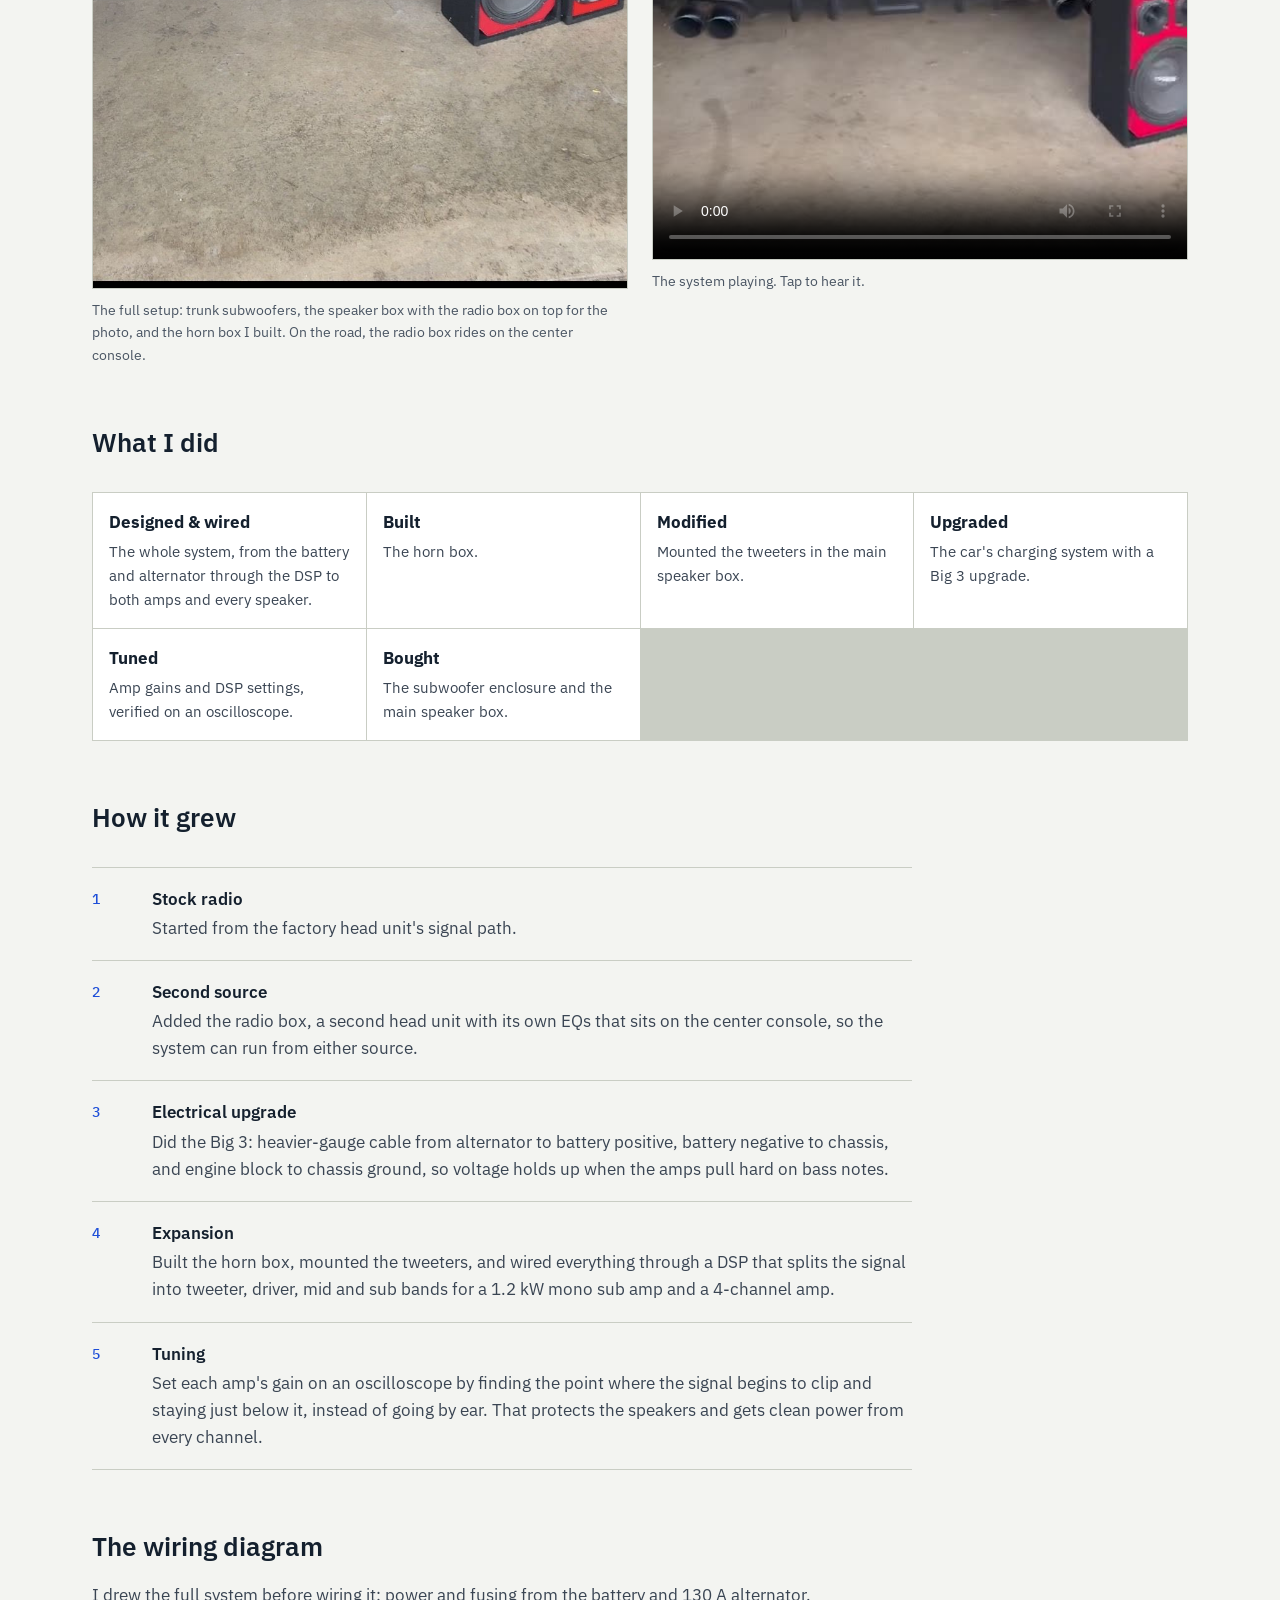
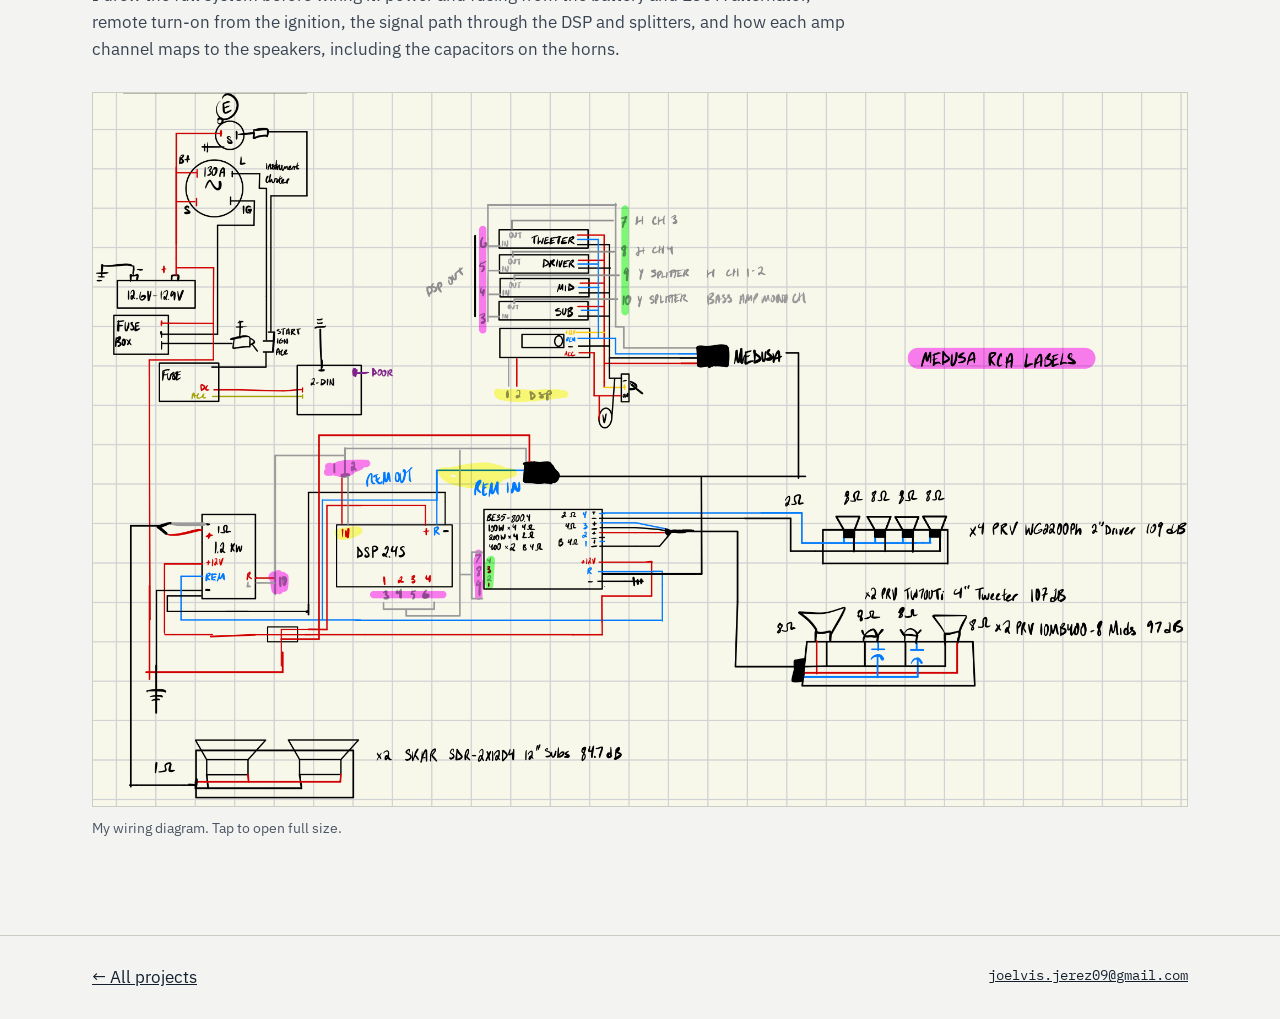
<file: car-audio.html>
<!doctype html>
<html lang="en">
<head>
<meta charset="utf-8">
<meta name="viewport" content="width=device-width, initial-scale=1">
<link rel="preconnect" href="https://fonts.googleapis.com">
<link rel="preconnect" href="https://fonts.gstatic.com" crossorigin>
<link href="https://fonts.googleapis.com/css2?family=IBM+Plex+Mono:wght@400;500&family=IBM+Plex+Sans:wght@400;500;600;700&display=swap" rel="stylesheet">
<link rel="stylesheet" href="styles.css">
<title>Car Audio System — Joelvis Jerez</title>
<meta name="description" content="Designing, wiring and oscilloscope-tuning a multi-amplifier car audio system, including a Big 3 electrical upgrade and a custom horn box, set up in the Dominican voceteo style.">
</head>
<body class="prose">

<header class="site-header">
<div class="wrap">
<a class="brand" href="index.html">← JOELVIS JEREZ</a>
<span class="kicker">PROJECT</span>
</div>
</header>

<main>
<section class="wrap p-hero">
<div class="kicker">PERSONAL PROJECT</div>
<h1>Car Audio System: Design, Wiring &amp; Tuning</h1>
<p>I designed and wired a multi-amplifier audio system for my car, built a horn box for it, upgraded the charging system to handle the load, and tuned it with an oscilloscope.</p>
<p style="margin-top:14px;font-size:17px;max-width:760px">It’s built as a Dominican <em>voceteo</em> setup: alongside the subwoofers in the trunk, two speaker boxes sit outside the car, and a radio box with its own head unit and EQs rides on the center console. The whole thing is meant to be heard outside the car, not just inside it.</p>
<div class="facts">
<div><span class="kicker">POWER</span><strong>130 A alternator · Big 3 upgrade</strong></div>
<div><span class="kicker">AMPLIFIERS</span><strong>1.2 kW mono (1 Ω) + 4-channel</strong></div>
<div><span class="kicker">PROCESSING</span><strong>DSP 2.4S + EQs</strong></div>
<div><span class="kicker">TUNING</span><strong class="hl">Oscilloscope gain setting</strong></div>
</div>
<div class="results" role="list" aria-label="Key results"><span class="rk">KEY RESULTS</span><div role="listitem"><b>Clean</b><span>gains set on a scope, no clipping</span></div><div role="listitem"><b>Big 3</b><span>charging upgrade for 1.2 kW+ of amps</span></div><div role="listitem"><b>2</b><span>sources: stock radio and radio box</span></div></div>
</section>
<section class="wrap"><div class="pair hero-media" style="margin-top:40px">
<figure><img class="shot" src="car-audio-system.jpg" alt="Car trunk with subwoofers, with two speaker boxes and the radio box set up beside the car" width="853" height="1562"><figcaption>The full setup: trunk subwoofers, the speaker box with the radio box on top for the photo, and the horn box I built. On the road, the radio box rides on the center console.</figcaption></figure>
<figure><video src="car-audio-demo.mp4" poster="car-audio-poster.jpg" controls playsinline preload="metadata" aria-label="Video of the system playing"></video><figcaption>The system playing. Tap to hear it.</figcaption></figure>
</div></section>

<section class="wrap block">
<h2>What I did</h2>
<div class="credits">
<div><b>Designed &amp; wired</b><span>The whole system, from the battery and alternator through the DSP to both amps and every speaker.</span></div>
<div><b>Built</b><span>The horn box.</span></div>
<div><b>Modified</b><span>Mounted the tweeters in the main speaker box.</span></div>
<div><b>Upgraded</b><span>The car's charging system with a Big 3 upgrade.</span></div>
<div><b>Tuned</b><span>Amp gains and DSP settings, verified on an oscilloscope.</span></div>
<div><b>Bought</b><span>The subwoofer enclosure and the main speaker box.</span></div>
</div>
</section>

<section class="wrap block">
<h2>How it grew</h2>
<ol class="steps">
<li><div><b>Stock radio</b><span>Started from the factory head unit's signal path.</span></div></li>
<li><div><b>Second source</b><span>Added the radio box, a second head unit with its own EQs that sits on the center console, so the system can run from either source.</span></div></li>
<li><div><b>Electrical upgrade</b><span>Did the Big 3: heavier-gauge cable from alternator to battery positive, battery negative to chassis, and engine block to chassis ground, so voltage holds up when the amps pull hard on bass notes.</span></div></li>
<li><div><b>Expansion</b><span>Built the horn box, mounted the tweeters, and wired everything through a DSP that splits the signal into tweeter, driver, mid and sub bands for a 1.2 kW mono sub amp and a 4-channel amp.</span></div></li>
<li><div><b>Tuning</b><span>Set each amp's gain on an oscilloscope by finding the point where the signal begins to clip and staying just below it, instead of going by ear. That protects the speakers and gets clean power from every channel.</span></div></li>
</ol>
</section>

<section class="wrap block last">
<h2>The wiring diagram</h2>
<p>I drew the full system before wiring it: power and fusing from the battery and 130 A alternator, remote turn-on from the ignition, the signal path through the DSP and splitters, and how each amp channel maps to the speakers, including the capacitors on the horns.</p>
<figure><a class="zoom" href="car-audio-diagram.png"><img class="shot" src="car-audio-diagram.png" alt="Hand-drawn wiring diagram of the car audio system" width="1344" height="979" loading="lazy"></a><figcaption>My wiring diagram. Tap to open full size.</figcaption></figure>
</section>
</main>

<footer class="p-footer">
<div class="wrap">
<a href="index.html">← All projects</a>
<a class="mono" href="mailto:joelvis.jerez09@gmail.com">joelvis.jerez09@gmail.com</a>
</div>
</footer>

</body>
</html>
</file>
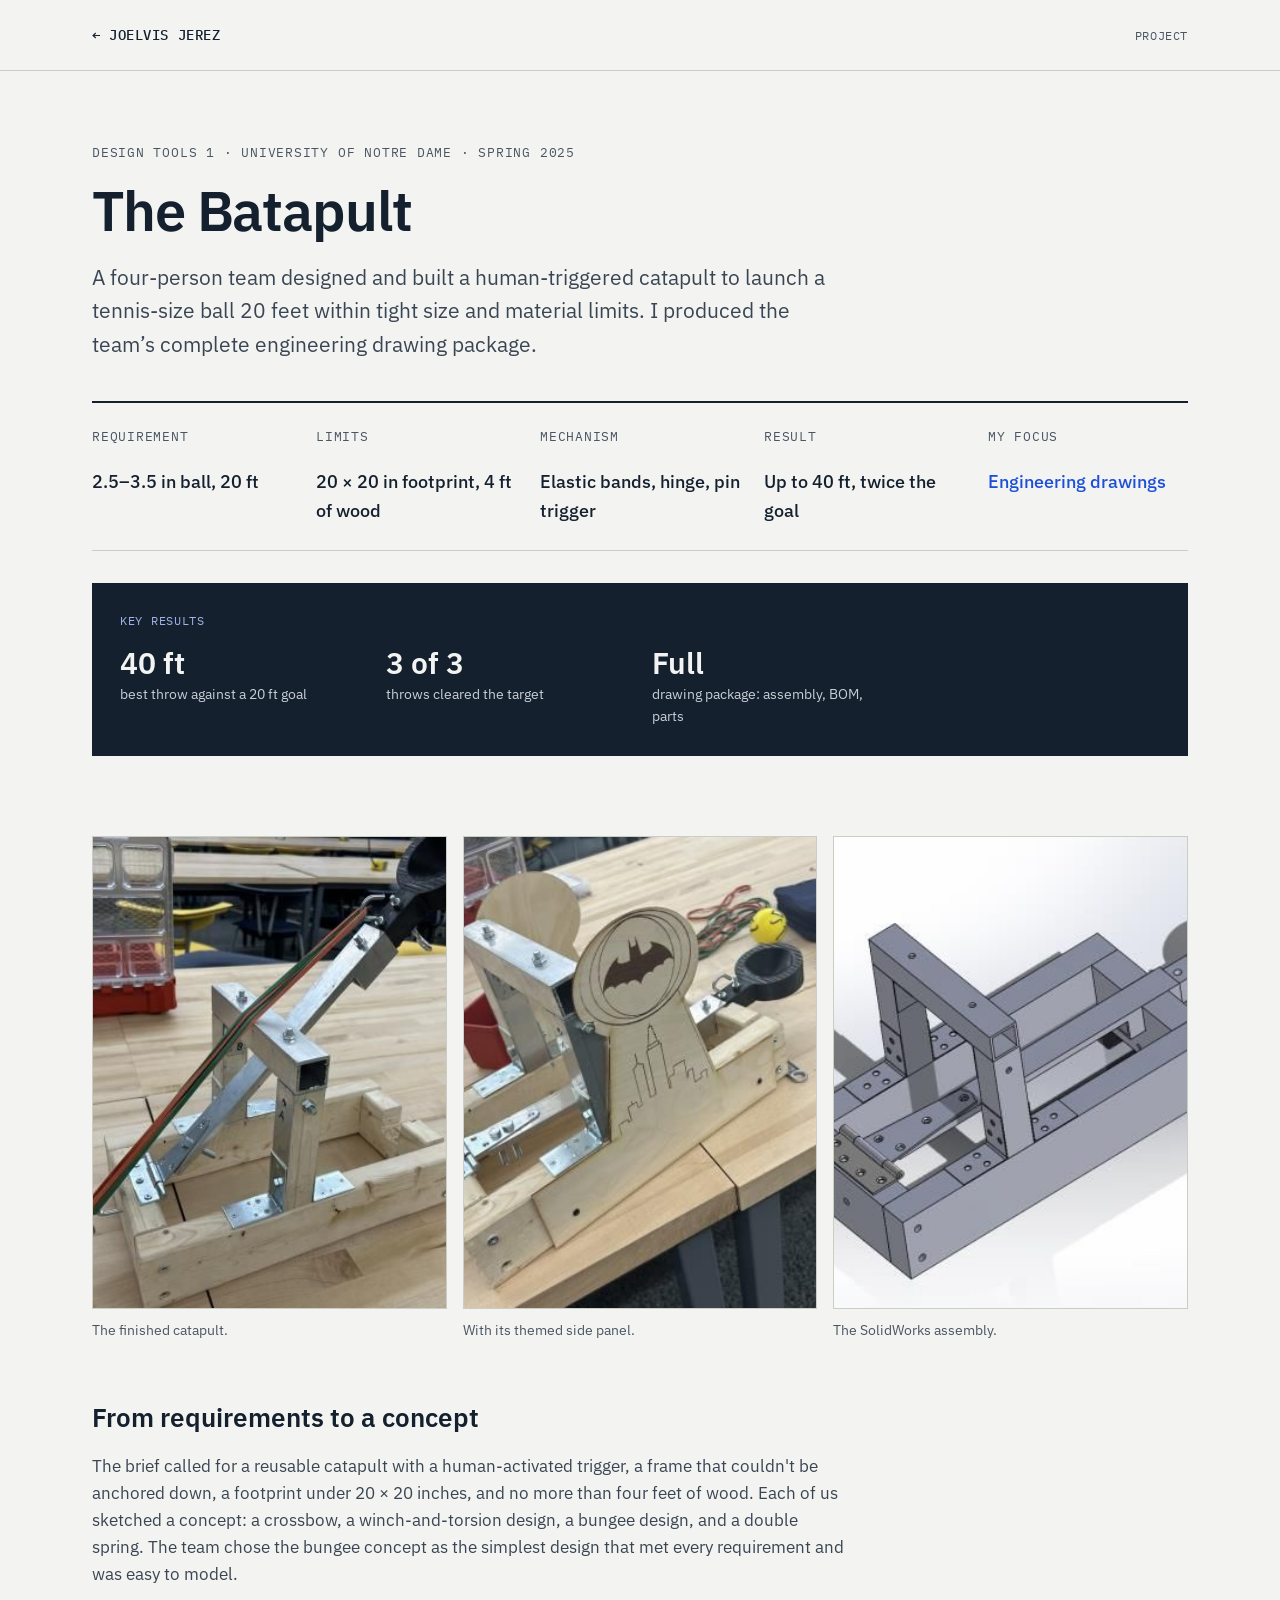
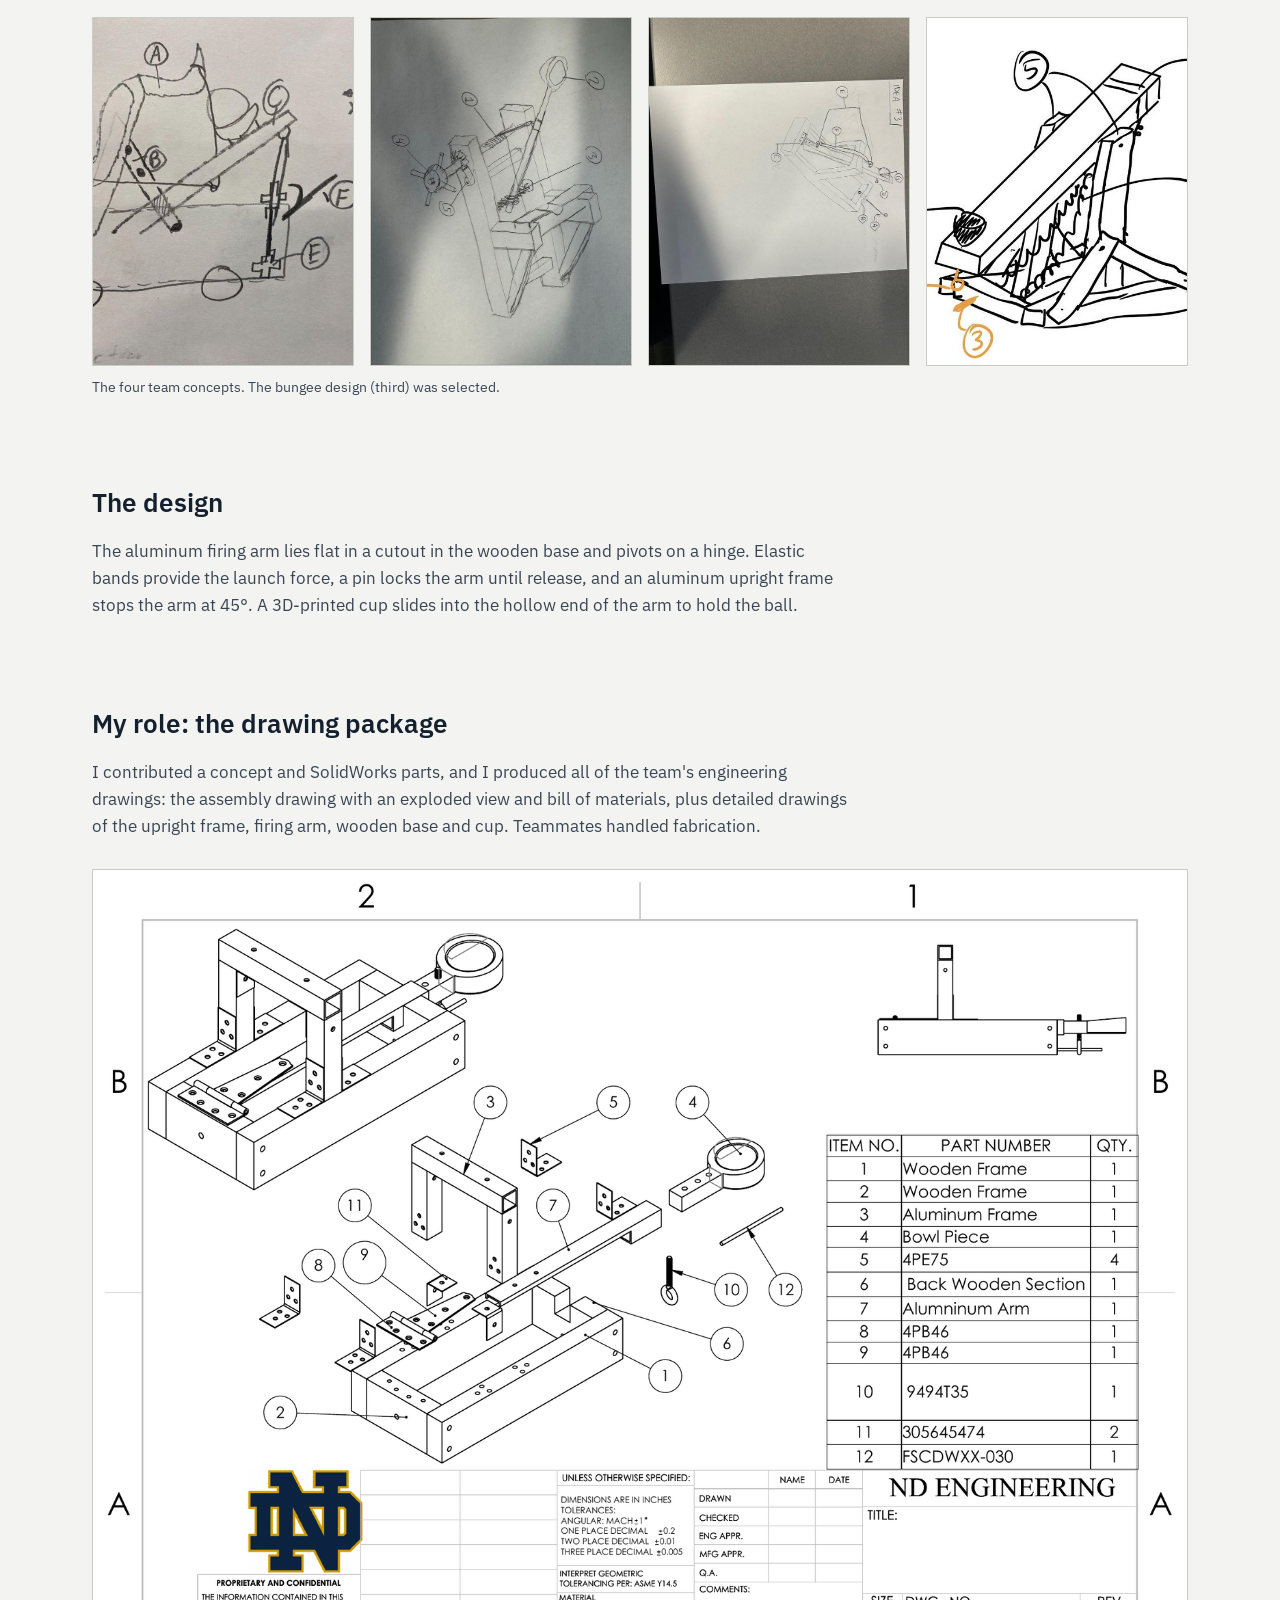
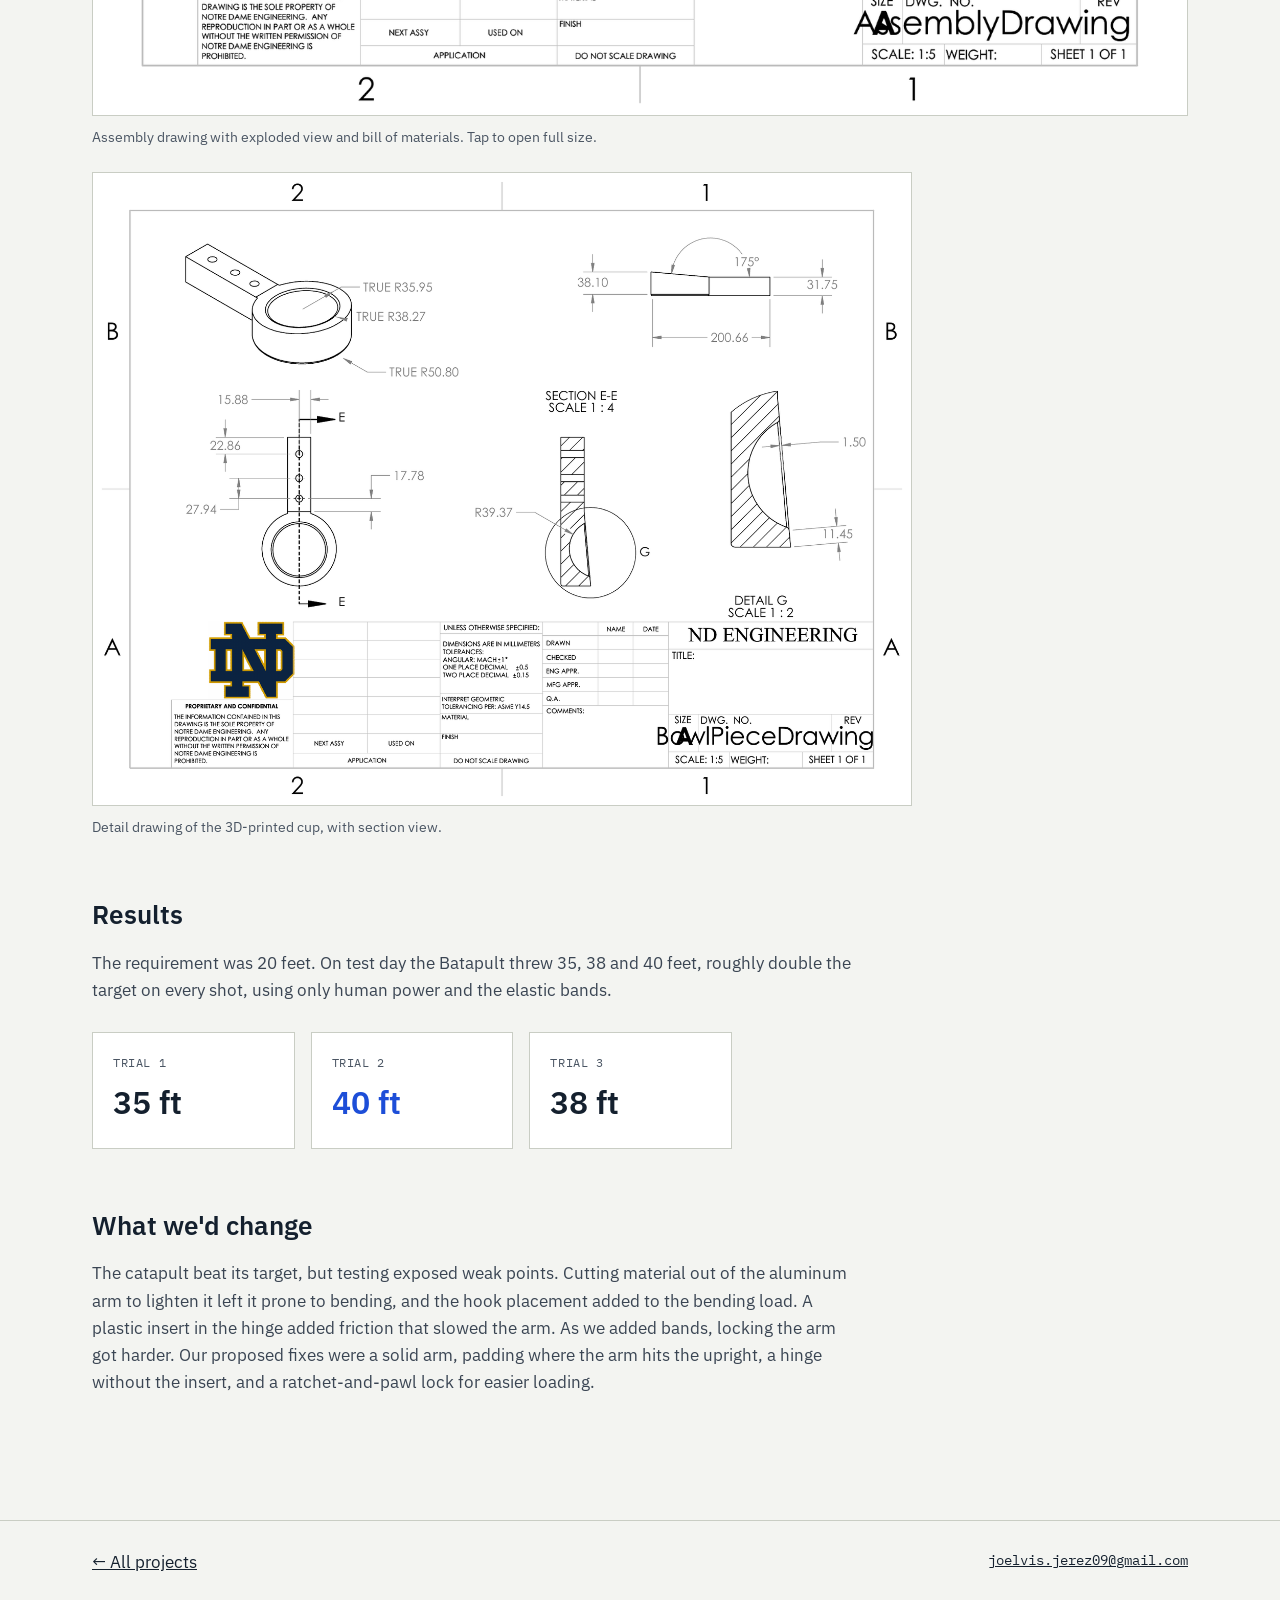
<file: catapult.html>
<!doctype html>
<html lang="en">
<head>
<meta charset="utf-8">
<meta name="viewport" content="width=device-width, initial-scale=1">
<link rel="preconnect" href="https://fonts.googleapis.com">
<link rel="preconnect" href="https://fonts.gstatic.com" crossorigin>
<link href="https://fonts.googleapis.com/css2?family=IBM+Plex+Mono:wght@400;500&family=IBM+Plex+Sans:wght@400;500;600;700&display=swap" rel="stylesheet">
<link rel="stylesheet" href="styles.css">
<title>The Batapult — Joelvis Jerez</title>
<meta name="description" content="Requirements, concepts, engineering drawings and lessons from a team-built catapult in Design Tools 1.">
</head>
<body class="prose">

<header class="site-header">
<div class="wrap">
<a class="brand" href="index.html">← JOELVIS JEREZ</a>
<span class="kicker">PROJECT</span>
</div>
</header>

<main>
<section class="wrap p-hero">
<div class="kicker">DESIGN TOOLS 1 · UNIVERSITY OF NOTRE DAME · SPRING 2025</div>
<h1>The Batapult</h1>
<p>A four-person team designed and built a human-triggered catapult to launch a tennis-size ball 20 feet within tight size and material limits. I produced the team’s complete engineering drawing package.</p>
<div class="facts">
<div><span class="kicker">REQUIREMENT</span><strong>2.5–3.5 in ball, 20 ft</strong></div>
<div><span class="kicker">LIMITS</span><strong>20 × 20 in footprint, 4 ft of wood</strong></div>
<div><span class="kicker">MECHANISM</span><strong>Elastic bands, hinge, pin trigger</strong></div>
<div><span class="kicker">RESULT</span><strong>Up to 40 ft, twice the goal</strong></div>
<div><span class="kicker">MY FOCUS</span><strong class="hl">Engineering drawings</strong></div>
</div>
<div class="results" role="list" aria-label="Key results"><span class="rk">KEY RESULTS</span><div role="listitem"><b>40 ft</b><span>best throw against a 20 ft goal</span></div><div role="listitem"><b>3 of 3</b><span>throws cleared the target</span></div><div role="listitem"><b>Full</b><span>drawing package: assembly, BOM, parts</span></div></div>
</section>
<section class="wrap"><div class="quad hero-media" style="margin-top:40px;grid-template-columns:repeat(auto-fit,minmax(260px,1fr))">
<figure><img class="shot" src="catapult-built.jpg" alt="The finished catapult on a workbench" width="566" height="424"><figcaption>The finished catapult.</figcaption></figure>
<figure><img class="shot" src="catapult-batapult.jpg" alt="The catapult with its decorative side panel" width="439" height="402"><figcaption>With its themed side panel.</figcaption></figure>
<figure><img class="shot" src="catapult-render.jpg" alt="SolidWorks model of the catapult assembly" width="758" height="394"><figcaption>The SolidWorks assembly.</figcaption></figure>
</div></section>

<section class="wrap block">
<h2>From requirements to a concept</h2>
<p>The brief called for a reusable catapult with a human-activated trigger, a frame that couldn't be anchored down, a footprint under 20 × 20 inches, and no more than four feet of wood. Each of us sketched a concept: a crossbow, a winch-and-torsion design, a bungee design, and a double spring. The team chose the bungee concept as the simplest design that met every requirement and was easy to model.</p>
<div class="quad">
<img src="catapult-concept-1.jpg" alt="Concept sketch: crossbow catapult" loading="lazy">
<img src="catapult-concept-2.jpg" alt="Concept sketch: winch and torsion catapult" loading="lazy">
<img src="catapult-concept-3.jpg" alt="Concept sketch: bungee catapult" loading="lazy">
<img src="catapult-concept-4.jpg" alt="Concept sketch: double spring catapult" loading="lazy">
</div>
<p class="note">The four team concepts. The bungee design (third) was selected.</p>
</section>

<section class="wrap block">
<h2>The design</h2>
<p>The aluminum firing arm lies flat in a cutout in the wooden base and pivots on a hinge. Elastic bands provide the launch force, a pin locks the arm until release, and an aluminum upright frame stops the arm at 45°. A 3D-printed cup slides into the hollow end of the arm to hold the ball.</p>
</section>

<section class="wrap block">
<h2>My role: the drawing package</h2>
<p>I contributed a concept and SolidWorks parts, and I produced all of the team's engineering drawings: the assembly drawing with an exploded view and bill of materials, plus detailed drawings of the upright frame, firing arm, wooden base and cup. Teammates handled fabrication.</p>
<figure style="margin-top:28px"><a class="zoom" href="catapult-assembly-drawing.png"><img class="shot" src="catapult-assembly-drawing.png" alt="Assembly drawing with exploded view and bill of materials" width="1600" height="1236" loading="lazy"></a><figcaption>Assembly drawing with exploded view and bill of materials. Tap to open full size.</figcaption></figure>
<figure style="margin-top:24px;max-width:820px"><a class="zoom" href="catapult-cup-drawing.png"><img class="shot" src="catapult-cup-drawing.png" alt="Detail drawing of the 3D-printed cup with section view" width="1600" height="1236" loading="lazy"></a><figcaption>Detail drawing of the 3D-printed cup, with section view.</figcaption></figure>
</section>

<section class="wrap block">
<h2>Results</h2>
<p>The requirement was 20 feet. On test day the Batapult threw 35, 38 and 40 feet, roughly double the target on every shot, using only human power and the elastic bands.</p>
<div class="trials">
<div class="trial"><span class="kicker">TRIAL 1</span><b>35 ft</b></div>
<div class="trial"><span class="kicker">TRIAL 2</span><b class="hl">40 ft</b></div>
<div class="trial"><span class="kicker">TRIAL 3</span><b>38 ft</b></div>
</div>
</section>

<section class="wrap block last">
<h2>What we'd change</h2>
<p>The catapult beat its target, but testing exposed weak points. Cutting material out of the aluminum arm to lighten it left it prone to bending, and the hook placement added to the bending load. A plastic insert in the hinge added friction that slowed the arm. As we added bands, locking the arm got harder. Our proposed fixes were a solid arm, padding where the arm hits the upright, a hinge without the insert, and a ratchet-and-pawl lock for easier loading.</p>
</section>
</main>

<footer class="p-footer">
<div class="wrap">
<a href="index.html">← All projects</a>
<a class="mono" href="mailto:joelvis.jerez09@gmail.com">joelvis.jerez09@gmail.com</a>
</div>
</footer>

</body>
</html>
</file>
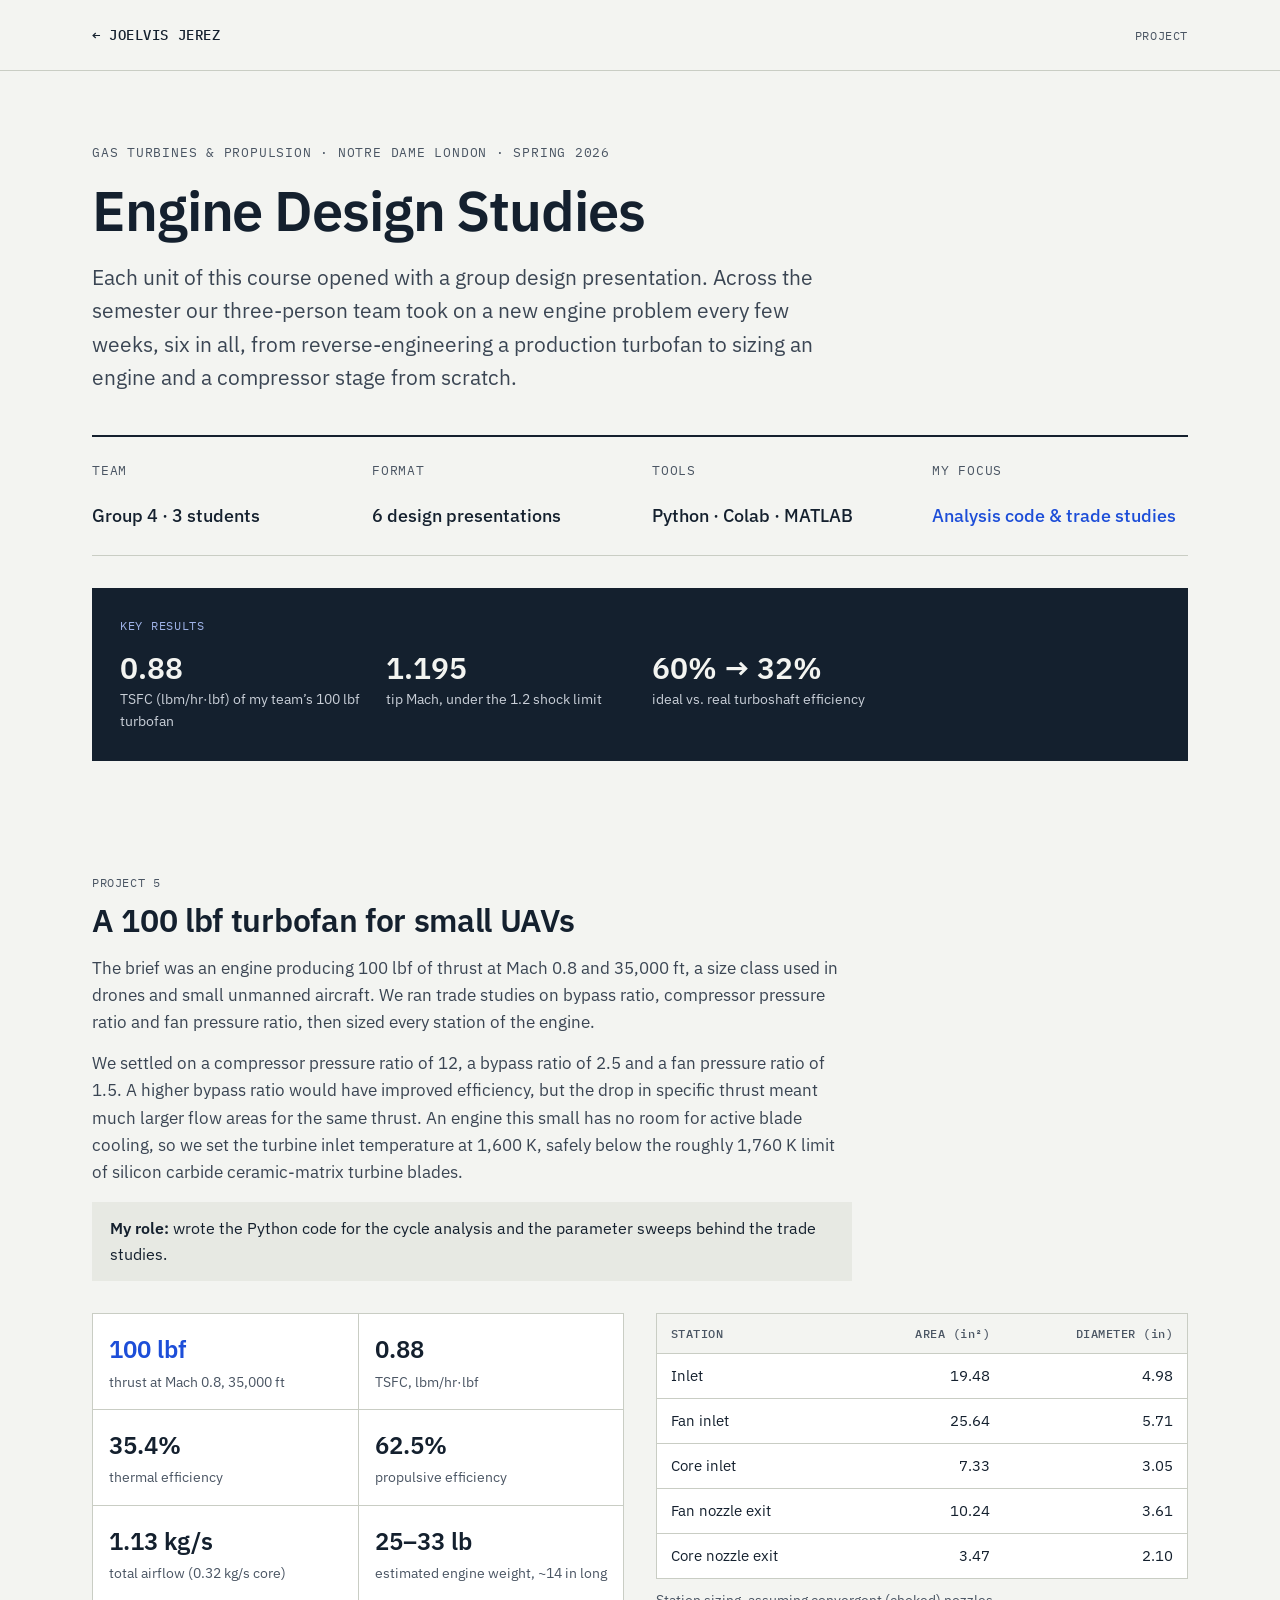
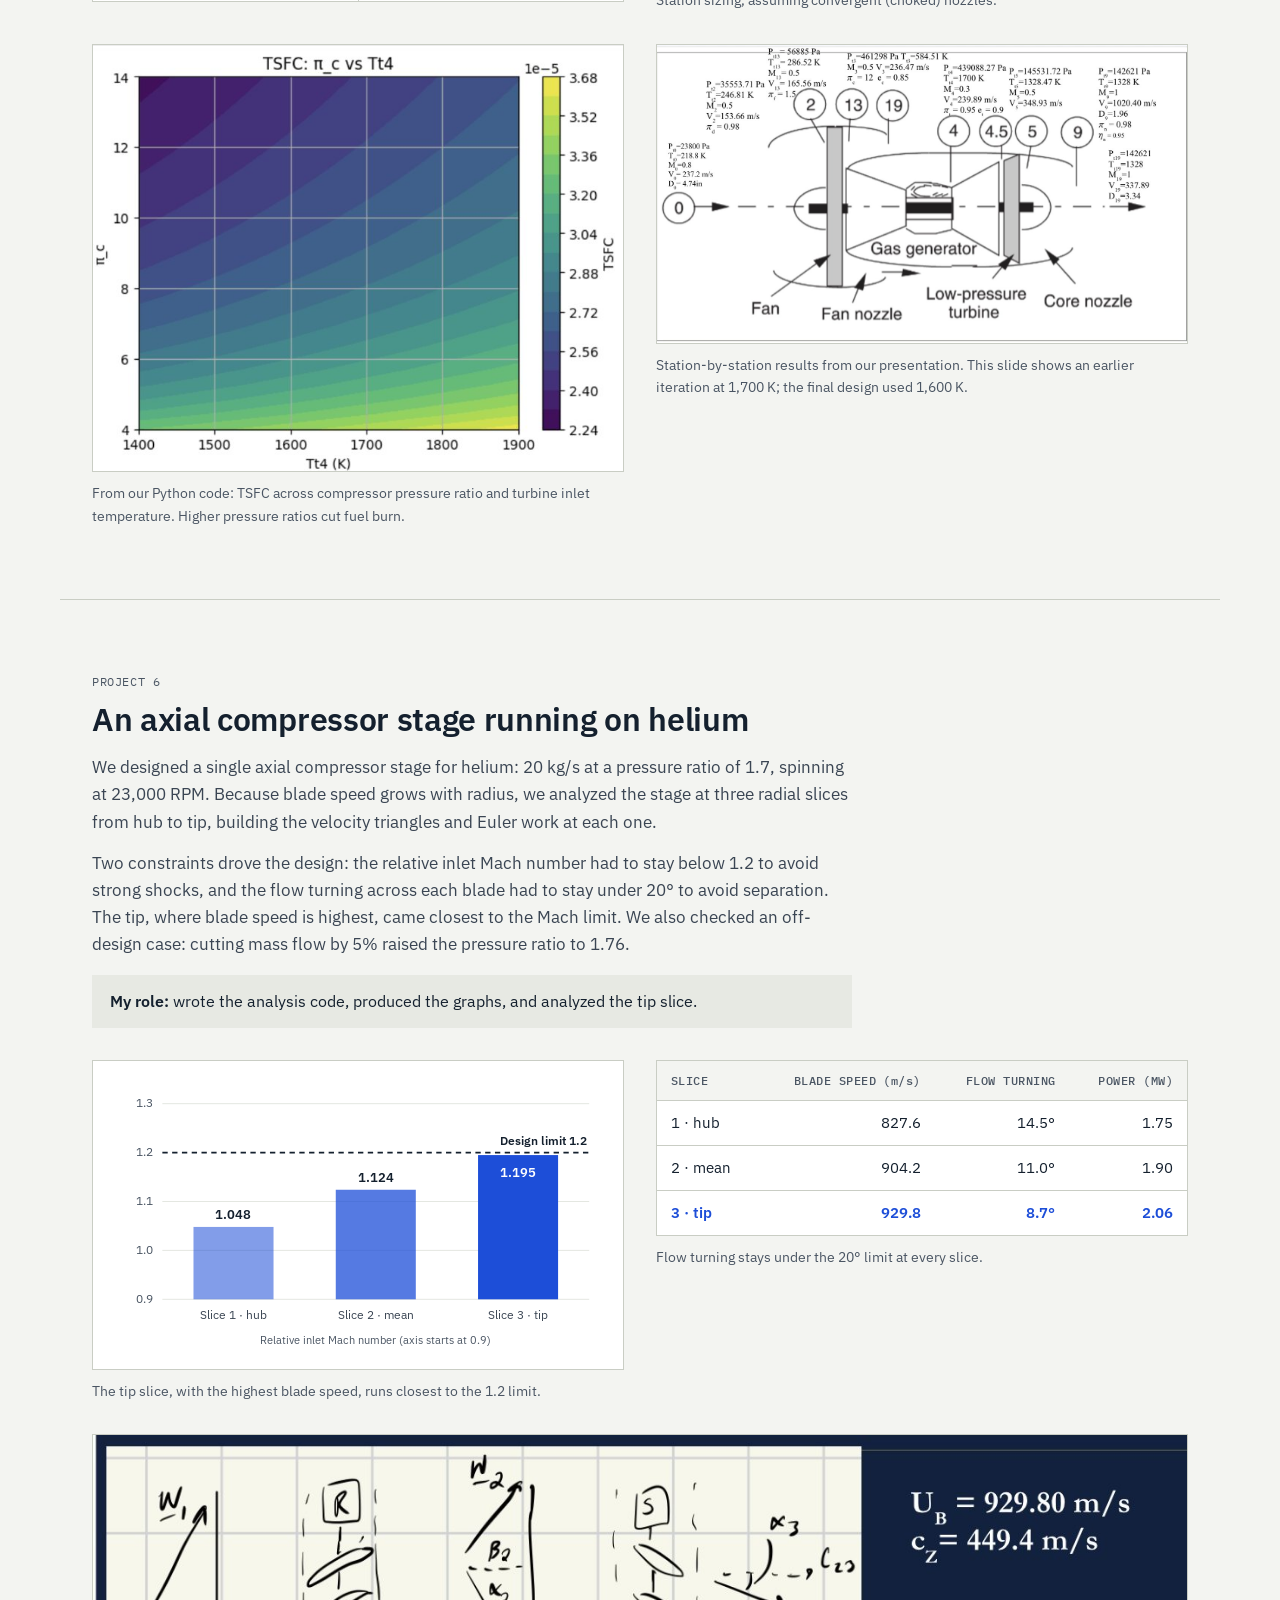
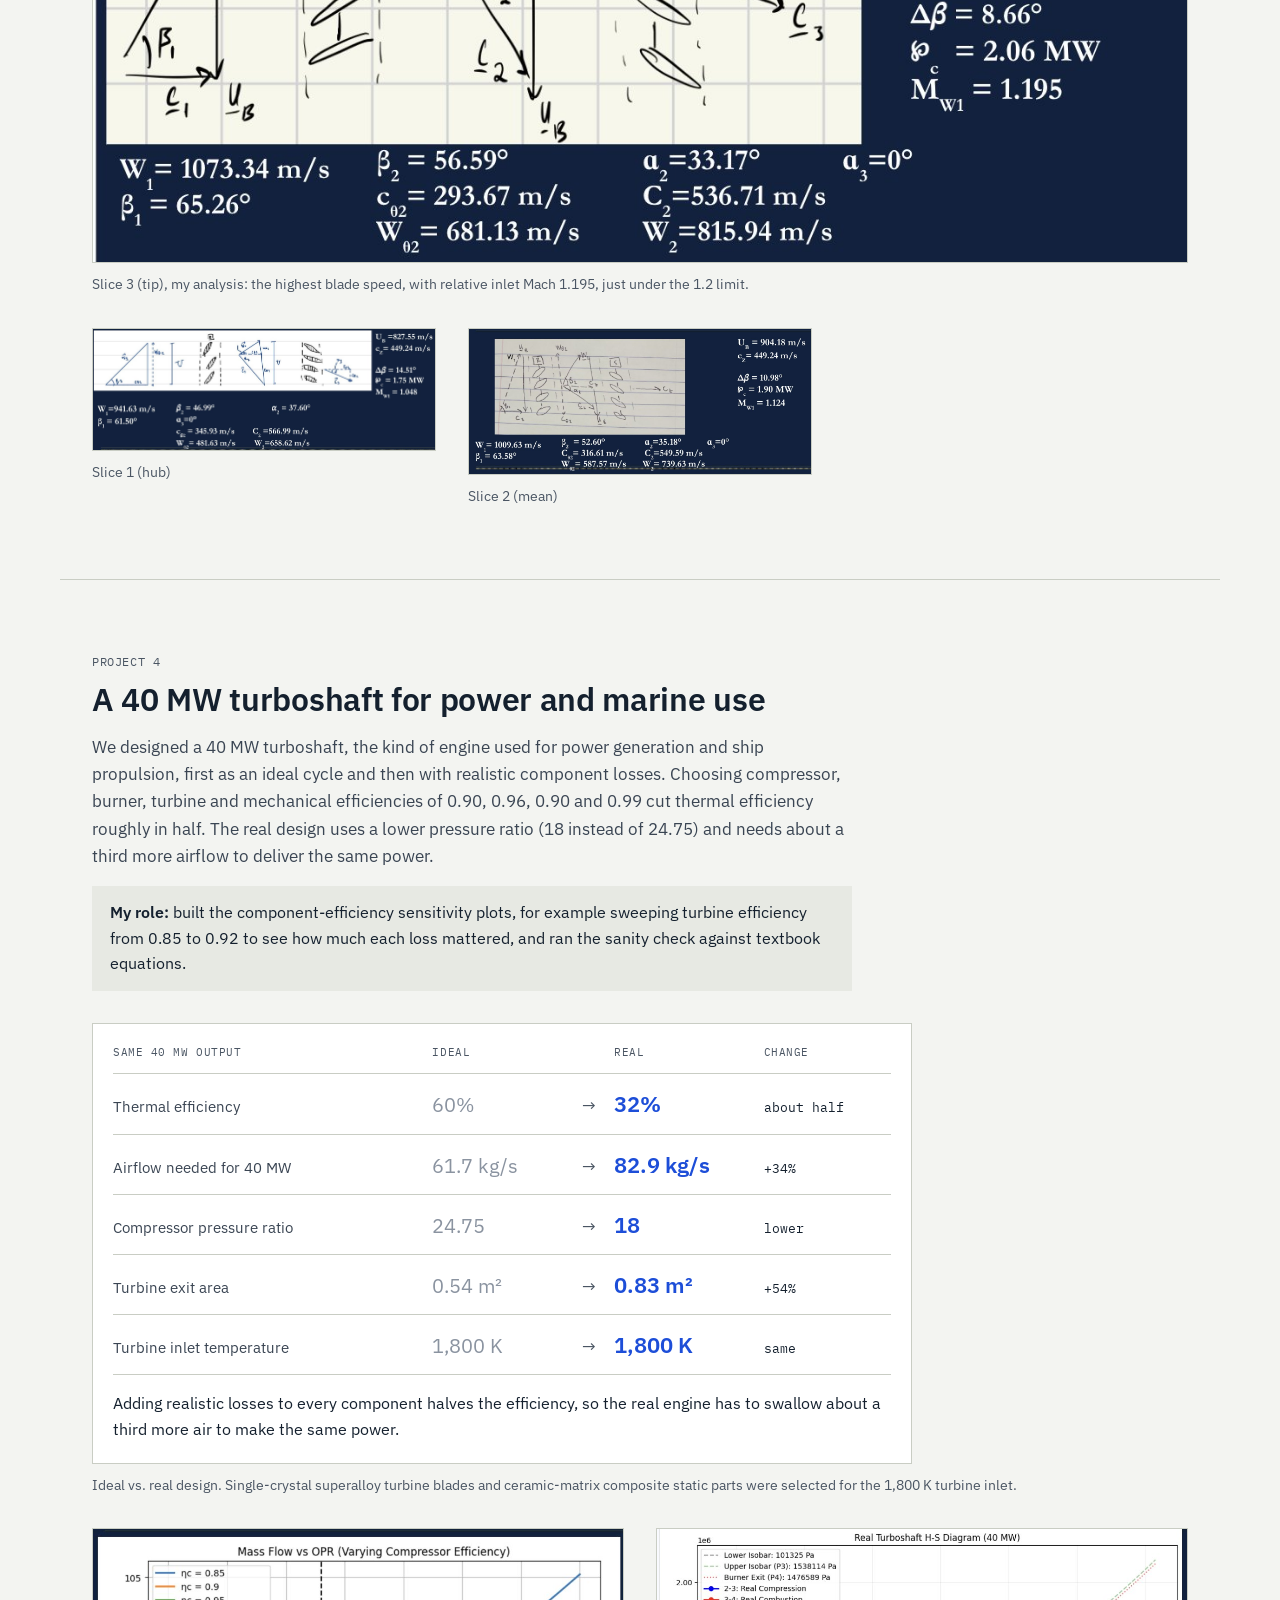
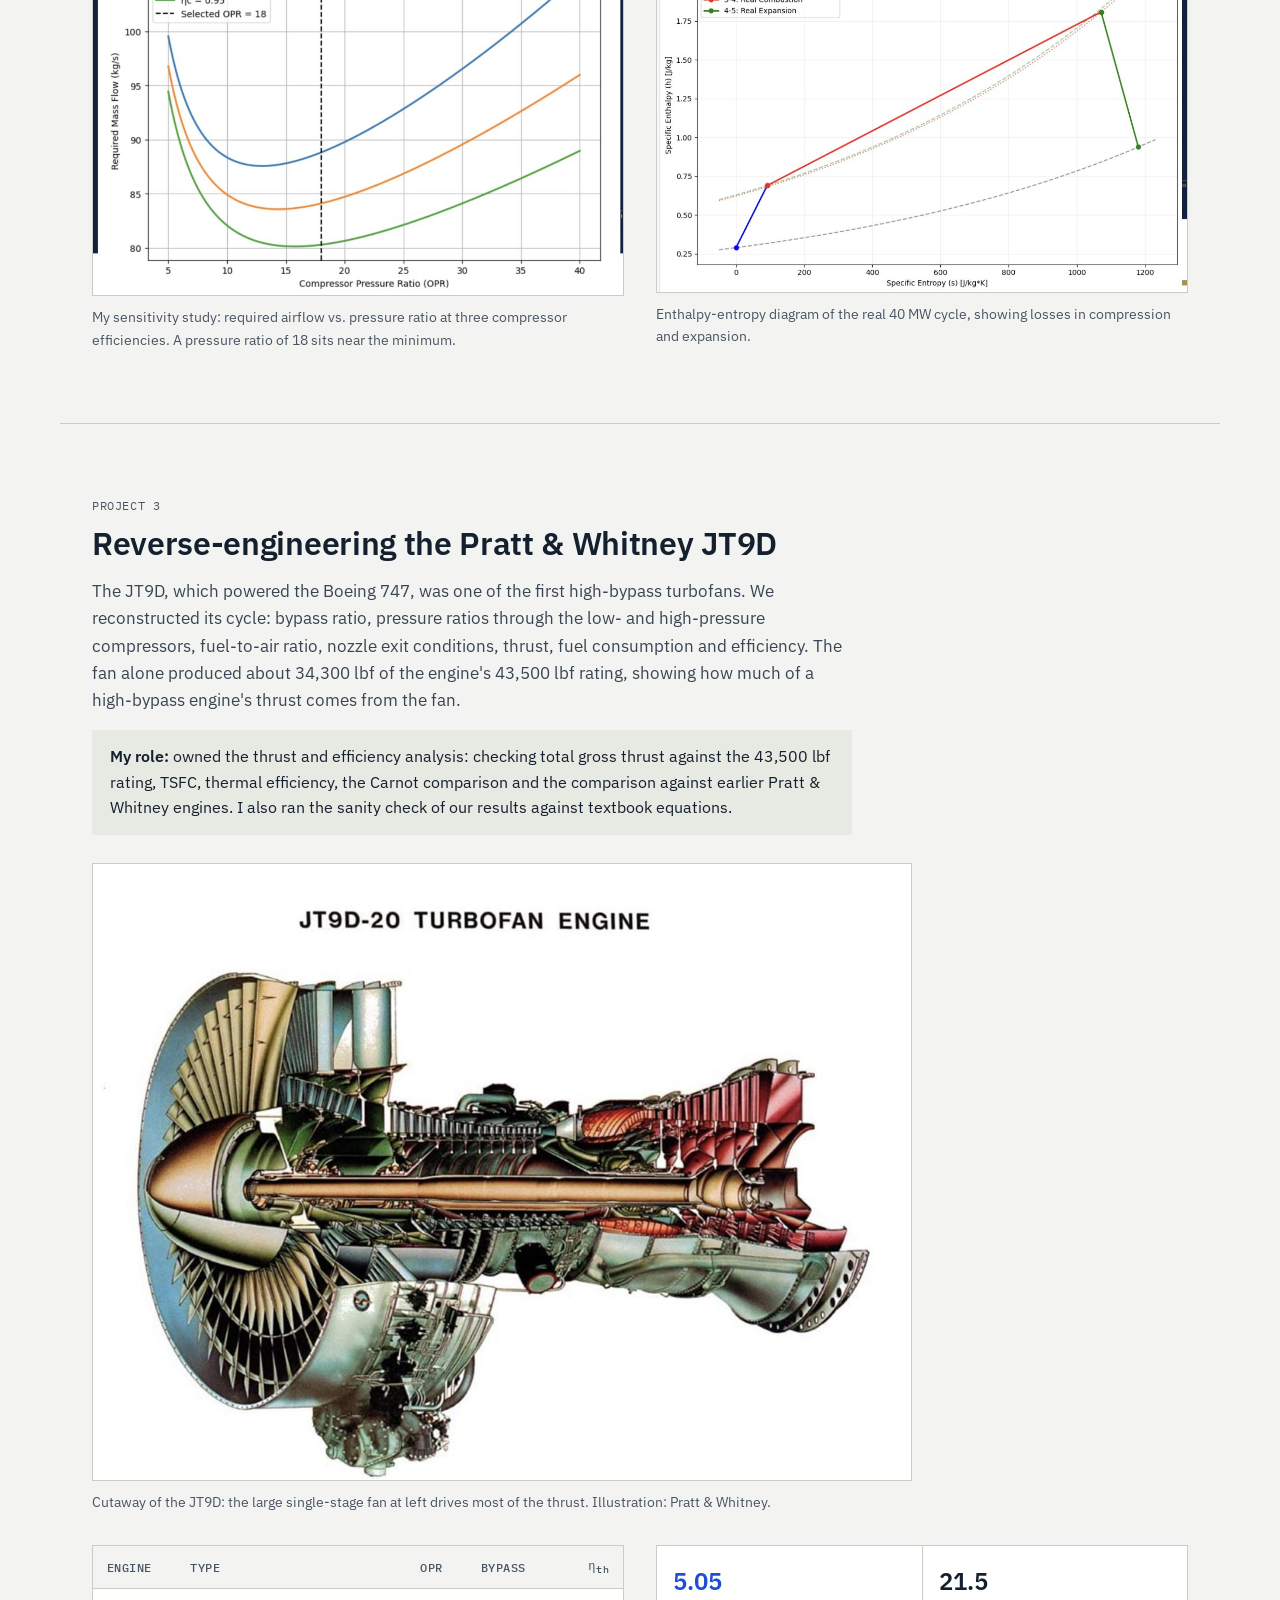
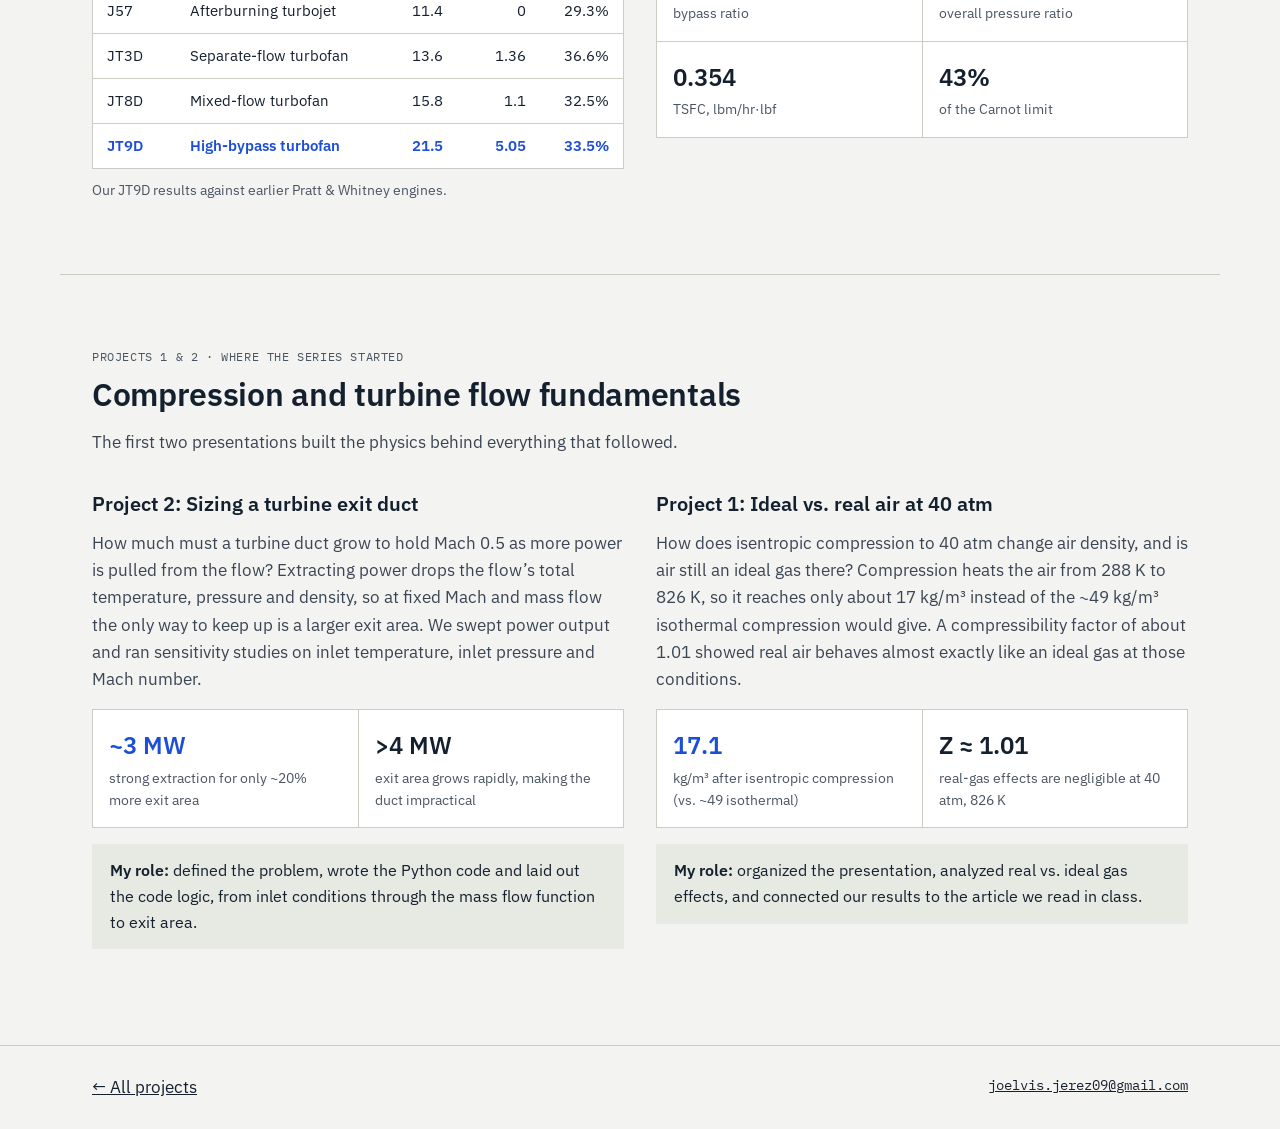
<file: engines.html>
<!doctype html>
<html lang="en">
<head>
<meta charset="utf-8">
<meta name="viewport" content="width=device-width, initial-scale=1">
<link rel="preconnect" href="https://fonts.googleapis.com">
<link rel="preconnect" href="https://fonts.gstatic.com" crossorigin>
<link href="https://fonts.googleapis.com/css2?family=IBM+Plex+Mono:wght@400;500&family=IBM+Plex+Sans:wght@400;500;600;700&display=swap" rel="stylesheet">
<link rel="stylesheet" href="styles.css">
<title>Engine Design Studies — Joelvis Jerez</title>
<meta name="description" content="Gas turbine design studies: a small UAV turbofan, a helium axial compressor stage, a 40 MW turboshaft and a JT9D reverse-engineering analysis.">
</head>
<body class="prose">

<header class="site-header">
<div class="wrap">
<a class="brand" href="index.html">← JOELVIS JEREZ</a>
<span class="kicker">PROJECT</span>
</div>
</header>

<main>
<section class="wrap p-hero">
<div class="kicker">GAS TURBINES &amp; PROPULSION · NOTRE DAME LONDON · SPRING 2026</div>
<h1>Engine Design Studies</h1>
<p>Each unit of this course opened with a group design presentation. Across the semester our three-person team took on a new engine problem every few weeks, six in all, from reverse-engineering a production turbofan to sizing an engine and a compressor stage from scratch.</p>
<div class="facts">
<div><span class="kicker">TEAM</span><strong>Group 4 · 3 students</strong></div>
<div><span class="kicker">FORMAT</span><strong>6 design presentations</strong></div>
<div><span class="kicker">TOOLS</span><strong>Python · Colab · MATLAB</strong></div>
<div><span class="kicker">MY FOCUS</span><strong class="hl">Analysis code &amp; trade studies</strong></div>
</div>
<div class="results" role="list" aria-label="Key results"><span class="rk">KEY RESULTS</span><div role="listitem"><b>0.88</b><span>TSFC (lbm/hr·lbf) of my team’s 100 lbf turbofan</span></div><div role="listitem"><b>1.195</b><span>tip Mach, under the 1.2 shock limit</span></div><div role="listitem"><b>60% → 32%</b><span>ideal vs. real turboshaft efficiency</span></div></div>
</section>

<!-- 1. TURBOFAN -->
<section class="wrap study">
<div class="kicker">PROJECT 5</div>
<h2>A 100 lbf turbofan for small UAVs</h2>
<p>The brief was an engine producing 100 lbf of thrust at Mach 0.8 and 35,000 ft, a size class used in drones and small unmanned aircraft. We ran trade studies on bypass ratio, compressor pressure ratio and fan pressure ratio, then sized every station of the engine.</p>
<p class="lead" style="margin-top:14px">We settled on a compressor pressure ratio of 12, a bypass ratio of 2.5 and a fan pressure ratio of 1.5. A higher bypass ratio would have improved efficiency, but the drop in specific thrust meant much larger flow areas for the same thrust. An engine this small has no room for active blade cooling, so we set the turbine inlet temperature at 1,600 K, safely below the roughly 1,760 K limit of silicon carbide ceramic-matrix turbine blades.</p>
<div class="role"><b>My role:</b> wrote the Python code for the cycle analysis and the parameter sweeps behind the trade studies.</div>
<div class="figs">
<div class="nums" role="list" aria-label="Turbofan results">
<div role="listitem"><b class="hl">100 lbf</b><span>thrust at Mach 0.8, 35,000 ft</span></div>
<div role="listitem"><b>0.88</b><span>TSFC, lbm/hr·lbf</span></div>
<div role="listitem"><b>35.4%</b><span>thermal efficiency</span></div>
<div role="listitem"><b>62.5%</b><span>propulsive efficiency</span></div>
<div role="listitem"><b>1.13 kg/s</b><span>total airflow (0.32 kg/s core)</span></div>
<div role="listitem"><b>25–33 lb</b><span>estimated engine weight, ~14 in long</span></div>
</div>
<figure>
<div class="table-wrap">
<table>
<thead><tr><th>STATION</th><th class="num">AREA (in²)</th><th class="num">DIAMETER (in)</th></tr></thead>
<tbody>
<tr><td>Inlet</td><td class="num">19.48</td><td class="num">4.98</td></tr>
<tr><td>Fan inlet</td><td class="num">25.64</td><td class="num">5.71</td></tr>
<tr><td>Core inlet</td><td class="num">7.33</td><td class="num">3.05</td></tr>
<tr><td>Fan nozzle exit</td><td class="num">10.24</td><td class="num">3.61</td></tr>
<tr><td>Core nozzle exit</td><td class="num">3.47</td><td class="num">2.10</td></tr>
</tbody>
</table>
</div>
<figcaption>Station sizing, assuming convergent (choked) nozzles.</figcaption>
</figure>
</div>
<div class="figs"><figure><a class="zoom" href="engine-tsfc-contour.jpg"><img class="shot" src="engine-tsfc-contour.jpg" alt="TSFC contour plot of compressor pressure ratio versus turbine inlet temperature" width="723" height="582" loading="lazy"></a><figcaption>From our Python code: TSFC across compressor pressure ratio and turbine inlet temperature. Higher pressure ratios cut fuel burn.</figcaption></figure><figure><a class="zoom" href="engine-turbofan-stations.jpg"><img class="shot" src="engine-turbofan-stations.jpg" alt="Station-by-station diagram of the turbofan with pressures, temperatures and Mach numbers" width="1400" height="787" loading="lazy"></a><figcaption>Station-by-station results from our presentation. This slide shows an earlier iteration at 1,700 K; the final design used 1,600 K.</figcaption></figure></div>
</section>

<!-- 2. COMPRESSOR -->
<section class="wrap study">
<div class="kicker">PROJECT 6</div>
<h2>An axial compressor stage running on helium</h2>
<p>We designed a single axial compressor stage for helium: 20 kg/s at a pressure ratio of 1.7, spinning at 23,000 RPM. Because blade speed grows with radius, we analyzed the stage at three radial slices from hub to tip, building the velocity triangles and Euler work at each one.</p>
<p class="lead" style="margin-top:14px">Two constraints drove the design: the relative inlet Mach number had to stay below 1.2 to avoid strong shocks, and the flow turning across each blade had to stay under 20° to avoid separation. The tip, where blade speed is highest, came closest to the Mach limit. We also checked an off-design case: cutting mass flow by 5% raised the pressure ratio to 1.76.</p>
<div class="role"><b>My role:</b> wrote the analysis code, produced the graphs, and analyzed the tip slice.</div>
<div class="figs">
<figure>
<div class="chart">
<svg viewBox="0 0 560 310" role="img" aria-labelledby="mach-t mach-d">
<title id="mach-t">Relative inlet Mach number by radial slice</title>
<desc id="mach-d">Hub slice 1.048, mean slice 1.124, tip slice 1.195, all below the 1.2 design limit.</desc>
<g stroke="#E1E4DE" stroke-width="1">
<line x1="60" y1="250" x2="540" y2="250"/><line x1="60" y1="195" x2="540" y2="195"/><line x1="60" y1="140" x2="540" y2="140"/><line x1="60" y1="30" x2="540" y2="30"/>
</g>
<g font-size="13" fill="#4A5563" text-anchor="end">
<text x="50" y="254">0.9</text><text x="50" y="199">1.0</text><text x="50" y="144">1.1</text><text x="50" y="89">1.2</text><text x="50" y="34">1.3</text>
</g>
<rect x="95" y="168.6" width="90" height="81.4" fill="#1D4ED8" opacity="0.55"/>
<rect x="255" y="126.8" width="90" height="123.2" fill="#1D4ED8" opacity="0.75"/>
<rect x="415" y="87.8" width="90" height="162.2" fill="#1D4ED8"/>
<line x1="60" y1="85" x2="540" y2="85" stroke="#14202E" stroke-width="2" stroke-dasharray="6 5"/>
<text x="538" y="76" font-size="13" fill="#14202E" text-anchor="end" font-weight="600">Design limit 1.2</text>
<g font-size="15" font-weight="600" fill="#14202E" text-anchor="middle">
<text x="140" y="160">1.048</text><text x="300" y="118">1.124</text><text x="460" y="112" fill="#FFFFFF">1.195</text>
</g>
<g font-size="13" fill="#3A4553" text-anchor="middle">
<text x="140" y="272">Slice 1 · hub</text><text x="300" y="272">Slice 2 · mean</text><text x="460" y="272">Slice 3 · tip</text>
</g>
<text x="300" y="300" font-size="12" fill="#4A5563" text-anchor="middle">Relative inlet Mach number (axis starts at 0.9)</text>
</svg>
</div>
<figcaption>The tip slice, with the highest blade speed, runs closest to the 1.2 limit.</figcaption>
</figure>
<figure>
<div class="table-wrap">
<table>
<thead><tr><th>SLICE</th><th class="num">BLADE SPEED (m/s)</th><th class="num">FLOW TURNING</th><th class="num">POWER (MW)</th></tr></thead>
<tbody>
<tr><td>1 · hub</td><td class="num">827.6</td><td class="num">14.5°</td><td class="num">1.75</td></tr>
<tr><td>2 · mean</td><td class="num">904.2</td><td class="num">11.0°</td><td class="num">1.90</td></tr>
<tr class="ours"><td>3 · tip</td><td class="num">929.8</td><td class="num">8.7°</td><td class="num">2.06</td></tr>
</tbody>
</table>
</div>
<figcaption>Flow turning stays under the 20° limit at every slice.</figcaption>
</figure>
</div>
<div class="figs"><figure style="grid-column:1/-1"><a class="zoom" href="engine-vt-tip.jpg"><img class="shot" src="engine-vt-tip.jpg" alt="Velocity triangles for the tip slice" width="1260" height="492" loading="lazy"></a><figcaption>Slice 3 (tip), my analysis: the highest blade speed, with relative inlet Mach 1.195, just under the 1.2 limit.</figcaption></figure><figure><a class="zoom" href="engine-vt-hub.jpg"><img class="shot" src="engine-vt-hub.jpg" alt="Velocity triangles for the hub slice" width="1374" height="488" loading="lazy"></a><figcaption>Slice 1 (hub)</figcaption></figure><figure><a class="zoom" href="engine-vt-mean.jpg"><img class="shot" src="engine-vt-mean.jpg" alt="Velocity triangles for the mean slice" width="1260" height="534" loading="lazy"></a><figcaption>Slice 2 (mean)</figcaption></figure></div>
</section>

<!-- 3. TURBOSHAFT -->
<section class="wrap study">
<div class="kicker">PROJECT 4</div>
<h2>A 40 MW turboshaft for power and marine use</h2>
<p>We designed a 40 MW turboshaft, the kind of engine used for power generation and ship propulsion, first as an ideal cycle and then with realistic component losses. Choosing compressor, burner, turbine and mechanical efficiencies of 0.90, 0.96, 0.90 and 0.99 cut thermal efficiency roughly in half. The real design uses a lower pressure ratio (18 instead of 24.75) and needs about a third more airflow to deliver the same power.</p>
<div class="role"><b>My role:</b> built the component-efficiency sensitivity plots, for example sweeping turbine efficiency from 0.85 to 0.92 to see how much each loss mattered, and ran the sanity check against textbook equations.</div>
<figure style="margin-top:32px">
<div class="cmp" role="table" aria-label="Ideal versus real turboshaft design">
<div class="cmp-head" role="row"><span>SAME 40 MW OUTPUT</span><span>IDEAL</span><span></span><span>REAL</span><span>CHANGE</span></div>
<div class="cmp-row"><span class="cmp-label">Thermal efficiency</span><span class="cmp-ideal">60%</span><span class="cmp-arrow" aria-hidden="true">→</span><span class="cmp-real">32%</span><span class="cmp-chg">about half</span></div><div class="cmp-row"><span class="cmp-label">Airflow needed for 40 MW</span><span class="cmp-ideal">61.7 kg/s</span><span class="cmp-arrow" aria-hidden="true">→</span><span class="cmp-real">82.9 kg/s</span><span class="cmp-chg">+34%</span></div><div class="cmp-row"><span class="cmp-label">Compressor pressure ratio</span><span class="cmp-ideal">24.75</span><span class="cmp-arrow" aria-hidden="true">→</span><span class="cmp-real">18</span><span class="cmp-chg">lower</span></div><div class="cmp-row"><span class="cmp-label">Turbine exit area</span><span class="cmp-ideal">0.54 m²</span><span class="cmp-arrow" aria-hidden="true">→</span><span class="cmp-real">0.83 m²</span><span class="cmp-chg">+54%</span></div><div class="cmp-row"><span class="cmp-label">Turbine inlet temperature</span><span class="cmp-ideal">1,800 K</span><span class="cmp-arrow" aria-hidden="true">→</span><span class="cmp-real">1,800 K</span><span class="cmp-chg">same</span></div>
<p class="cmp-take">Adding realistic losses to every component halves the efficiency, so the real engine has to swallow about a third more air to make the same power.</p>
</div>
<figcaption>Ideal vs. real design. Single-crystal superalloy turbine blades and ceramic-matrix composite static parts were selected for the 1,800 K turbine inlet.</figcaption>
</figure>
<div class="figs"><figure><a class="zoom" href="engine-turboshaft-massflow.jpg"><img class="shot" src="engine-turboshaft-massflow.jpg" alt="Required mass flow versus compressor pressure ratio for three compressor efficiencies" width="940" height="650" loading="lazy"></a><figcaption>My sensitivity study: required airflow vs. pressure ratio at three compressor efficiencies. A pressure ratio of 18 sits near the minimum.</figcaption></figure><figure><a class="zoom" href="engine-turboshaft-hs.jpg"><img class="shot" src="engine-turboshaft-hs.jpg" alt="Enthalpy-entropy diagram of the real turboshaft cycle" width="1046" height="716" loading="lazy"></a><figcaption>Enthalpy-entropy diagram of the real 40 MW cycle, showing losses in compression and expansion.</figcaption></figure></div>
</section>

<!-- 4. JT9D -->
<section class="wrap study">
<div class="kicker">PROJECT 3</div>
<h2>Reverse-engineering the Pratt &amp; Whitney JT9D</h2>
<p>The JT9D, which powered the Boeing 747, was one of the first high-bypass turbofans. We reconstructed its cycle: bypass ratio, pressure ratios through the low- and high-pressure compressors, fuel-to-air ratio, nozzle exit conditions, thrust, fuel consumption and efficiency. The fan alone produced about 34,300 lbf of the engine's 43,500 lbf rating, showing how much of a high-bypass engine's thrust comes from the fan.</p>
<div class="role"><b>My role:</b> owned the thrust and efficiency analysis: checking total gross thrust against the 43,500 lbf rating, TSFC, thermal efficiency, the Carnot comparison and the comparison against earlier Pratt &amp; Whitney engines. I also ran the sanity check of our results against textbook equations.</div>
<figure style="margin-top:28px;max-width:820px"><a class="zoom" href="engine-jt9d-cutaway.jpg"><img class="shot" src="engine-jt9d-cutaway.jpg" alt="Cutaway illustration of the Pratt &amp; Whitney JT9D-20 turbofan" width="1400" height="1054" loading="lazy"></a><figcaption>Cutaway of the JT9D: the large single-stage fan at left drives most of the thrust. Illustration: Pratt &amp; Whitney.</figcaption></figure>
<div class="figs">
<figure>
<div class="table-wrap">
<table>
<thead><tr><th>ENGINE</th><th>TYPE</th><th class="num">OPR</th><th class="num">BYPASS</th><th class="num">η<sub>th</sub></th></tr></thead>
<tbody>
<tr><td>J57</td><td>Afterburning turbojet</td><td class="num">11.4</td><td class="num">0</td><td class="num">29.3%</td></tr>
<tr><td>JT3D</td><td>Separate-flow turbofan</td><td class="num">13.6</td><td class="num">1.36</td><td class="num">36.6%</td></tr>
<tr><td>JT8D</td><td>Mixed-flow turbofan</td><td class="num">15.8</td><td class="num">1.1</td><td class="num">32.5%</td></tr>
<tr class="ours"><td>JT9D</td><td>High-bypass turbofan</td><td class="num">21.5</td><td class="num">5.05</td><td class="num">33.5%</td></tr>
</tbody>
</table>
</div>
<figcaption>Our JT9D results against earlier Pratt &amp; Whitney engines.</figcaption>
</figure>
<div class="nums" role="list" aria-label="JT9D results">
<div role="listitem"><b class="hl">5.05</b><span>bypass ratio</span></div>
<div role="listitem"><b>21.5</b><span>overall pressure ratio</span></div>
<div role="listitem"><b>0.354</b><span>TSFC, lbm/hr·lbf</span></div>
<div role="listitem"><b>43%</b><span>of the Carnot limit</span></div>
</div>
</div>
</section>

<!-- 5. PROJECTS 1-2 -->
<section class="wrap study last">
<div class="kicker">PROJECTS 1 &amp; 2 · WHERE THE SERIES STARTED</div>
<h2>Compression and turbine flow fundamentals</h2>
<p>The first two presentations built the physics behind everything that followed.</p>
<div class="figs">
<div>
<h3 style="font-size:20px;margin-bottom:10px">Project 2: Sizing a turbine exit duct</h3>
<p style="color:var(--body)">How much must a turbine duct grow to hold Mach 0.5 as more power is pulled from the flow? Extracting power drops the flow’s total temperature, pressure and density, so at fixed Mach and mass flow the only way to keep up is a larger exit area. We swept power output and ran sensitivity studies on inlet temperature, inlet pressure and Mach number.</p>
<div class="nums" role="list" aria-label="Project 2 results" style="margin-top:16px">
<div role="listitem"><b class="hl">~3 MW</b><span>strong extraction for only ~20% more exit area</span></div>
<div role="listitem"><b>&gt;4 MW</b><span>exit area grows rapidly, making the duct impractical</span></div>
</div>
<div class="role"><b>My role:</b> defined the problem, wrote the Python code and laid out the code logic, from inlet conditions through the mass flow function to exit area.</div>
</div>
<div>
<h3 style="font-size:20px;margin-bottom:10px">Project 1: Ideal vs. real air at 40 atm</h3>
<p style="color:var(--body)">How does isentropic compression to 40 atm change air density, and is air still an ideal gas there? Compression heats the air from 288 K to 826 K, so it reaches only about 17 kg/m³ instead of the ~49 kg/m³ isothermal compression would give. A compressibility factor of about 1.01 showed real air behaves almost exactly like an ideal gas at those conditions.</p>
<div class="nums" role="list" aria-label="Project 1 results" style="margin-top:16px">
<div role="listitem"><b class="hl">17.1</b><span>kg/m³ after isentropic compression (vs. ~49 isothermal)</span></div>
<div role="listitem"><b>Z ≈ 1.01</b><span>real-gas effects are negligible at 40 atm, 826 K</span></div>
</div>
<div class="role"><b>My role:</b> organized the presentation, analyzed real vs. ideal gas effects, and connected our results to the article we read in class.</div>
</div>
</div>
</section>
</main>

<footer class="p-footer">
<div class="wrap">
<a href="index.html">← All projects</a>
<a class="mono" href="mailto:joelvis.jerez09@gmail.com">joelvis.jerez09@gmail.com</a>
</div>
</footer>

</body>
</html>
</file>
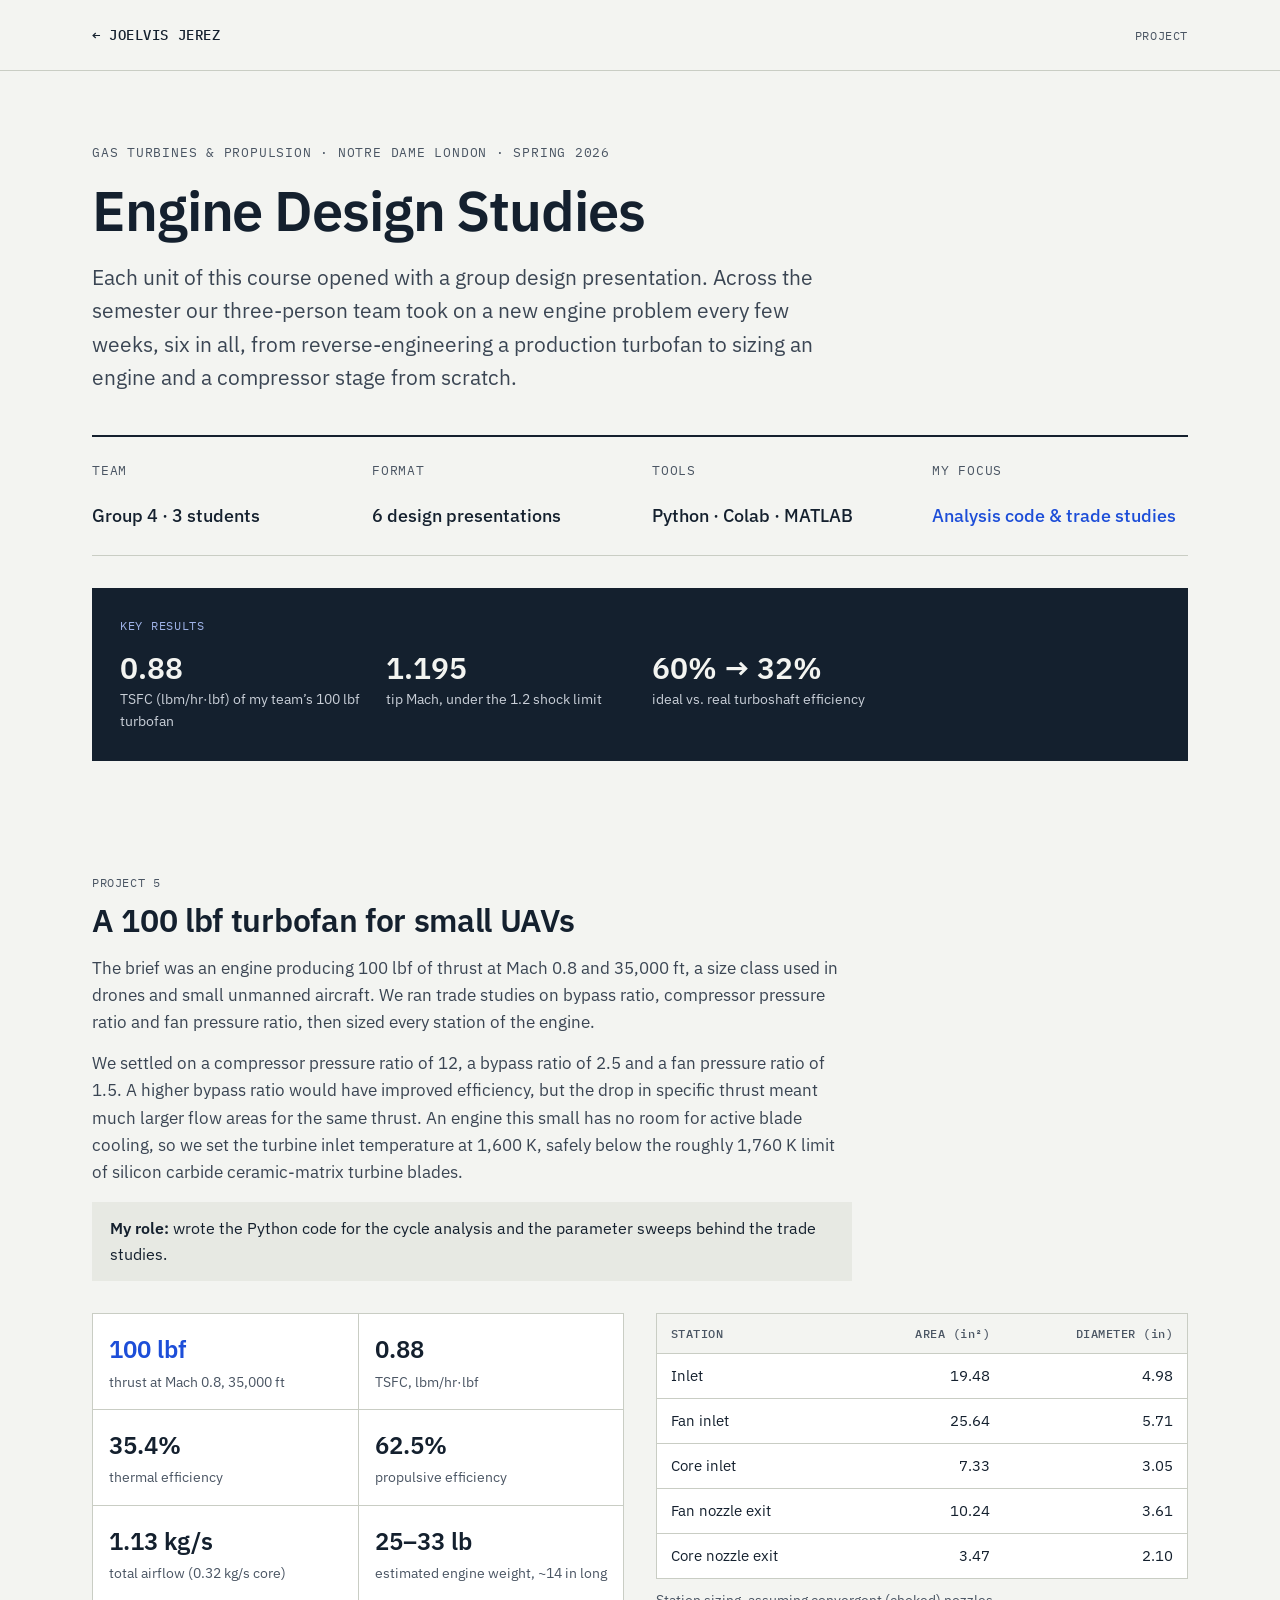
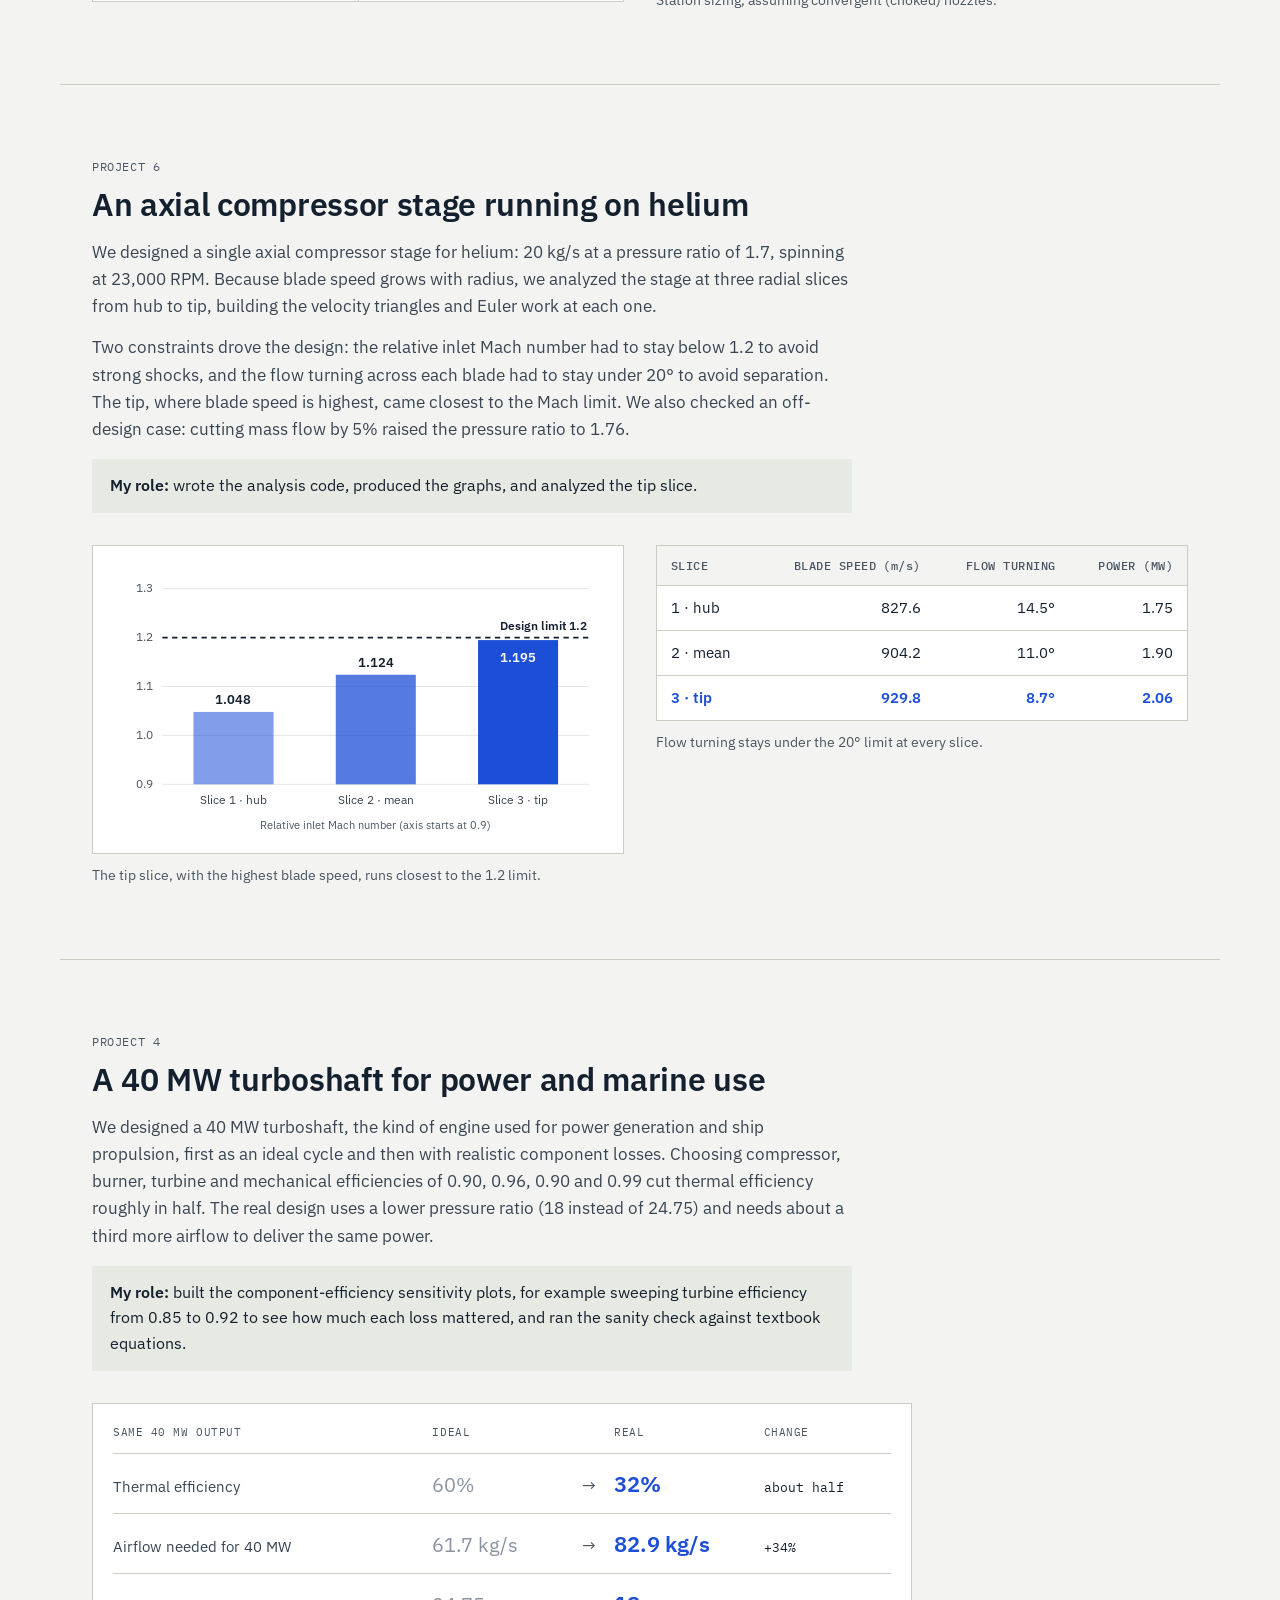
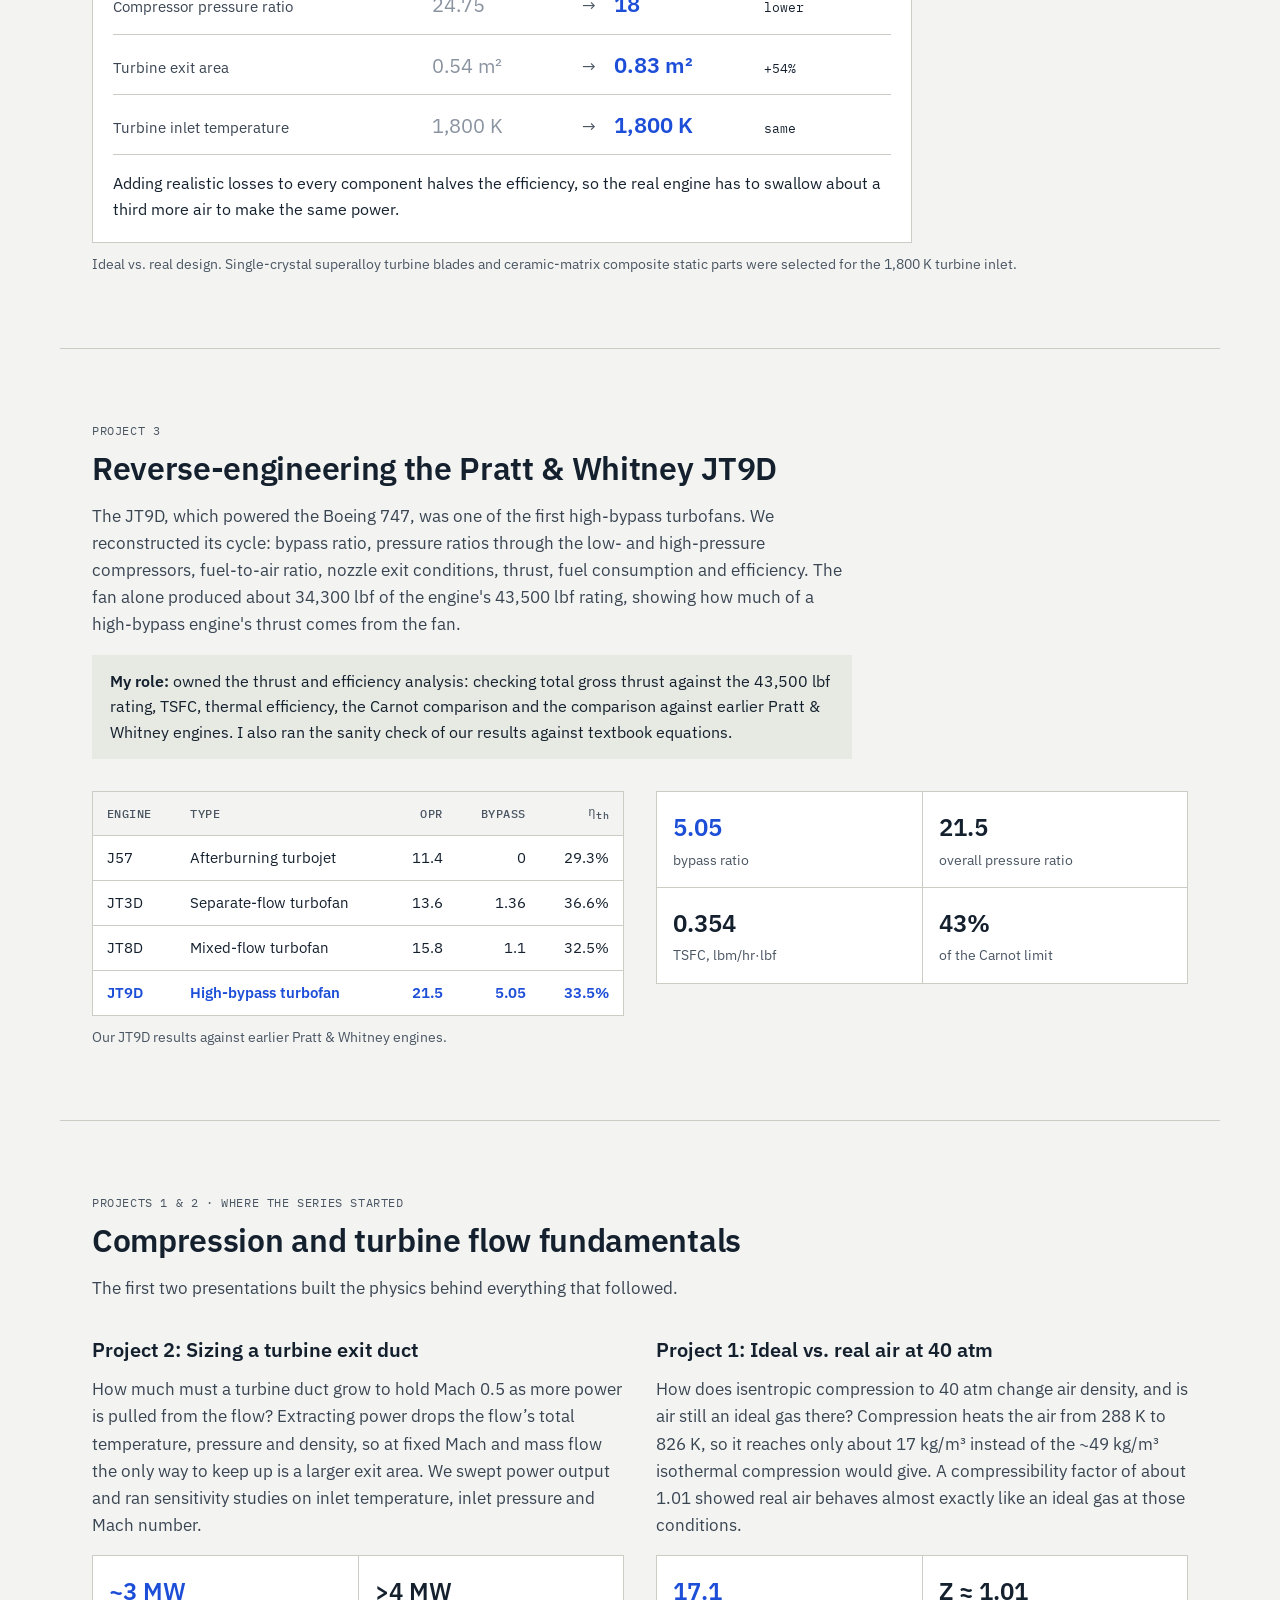
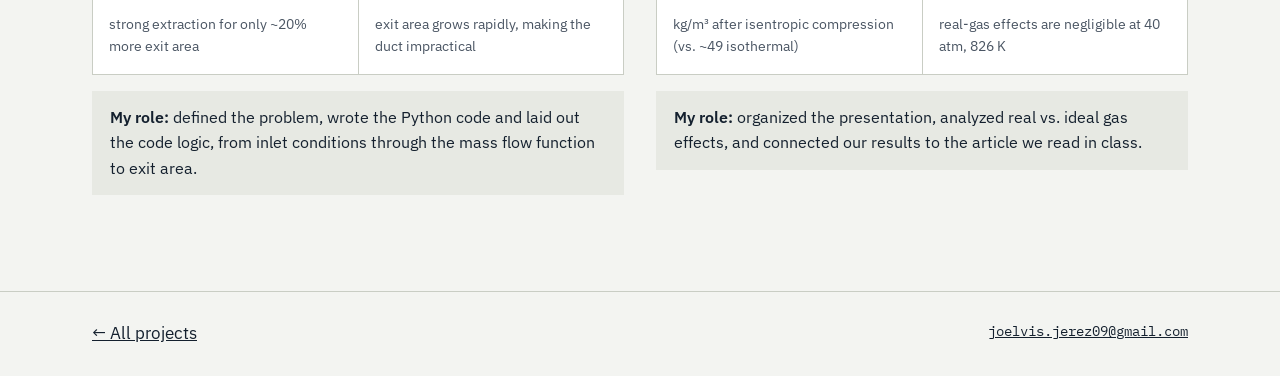
<file: engines_1.html>
<!doctype html>
<html lang="en">
<head>
<meta charset="utf-8">
<meta name="viewport" content="width=device-width, initial-scale=1">
<link rel="preconnect" href="https://fonts.googleapis.com">
<link rel="preconnect" href="https://fonts.gstatic.com" crossorigin>
<link href="https://fonts.googleapis.com/css2?family=IBM+Plex+Mono:wght@400;500&family=IBM+Plex+Sans:wght@400;500;600;700&display=swap" rel="stylesheet">
<link rel="stylesheet" href="styles.css">
<title>Engine Design Studies — Joelvis Jerez</title>
<meta name="description" content="Gas turbine design studies: a small UAV turbofan, a helium axial compressor stage, a 40 MW turboshaft and a JT9D reverse-engineering analysis.">
</head>
<body class="prose">

<header class="site-header">
<div class="wrap">
<a class="brand" href="index.html">← JOELVIS JEREZ</a>
<span class="kicker">PROJECT</span>
</div>
</header>

<main>
<section class="wrap p-hero">
<div class="kicker">GAS TURBINES &amp; PROPULSION · NOTRE DAME LONDON · SPRING 2026</div>
<h1>Engine Design Studies</h1>
<p>Each unit of this course opened with a group design presentation. Across the semester our three-person team took on a new engine problem every few weeks, six in all, from reverse-engineering a production turbofan to sizing an engine and a compressor stage from scratch.</p>
<div class="facts">
<div><span class="kicker">TEAM</span><strong>Group 4 · 3 students</strong></div>
<div><span class="kicker">FORMAT</span><strong>6 design presentations</strong></div>
<div><span class="kicker">TOOLS</span><strong>Python · Colab · MATLAB</strong></div>
<div><span class="kicker">MY FOCUS</span><strong class="hl">Analysis code &amp; trade studies</strong></div>
</div>
<div class="results" role="list" aria-label="Key results"><span class="rk">KEY RESULTS</span><div role="listitem"><b>0.88</b><span>TSFC (lbm/hr·lbf) of my team’s 100 lbf turbofan</span></div><div role="listitem"><b>1.195</b><span>tip Mach, under the 1.2 shock limit</span></div><div role="listitem"><b>60% → 32%</b><span>ideal vs. real turboshaft efficiency</span></div></div>
</section>

<!-- 1. TURBOFAN -->
<section class="wrap study">
<div class="kicker">PROJECT 5</div>
<h2>A 100 lbf turbofan for small UAVs</h2>
<p>The brief was an engine producing 100 lbf of thrust at Mach 0.8 and 35,000 ft, a size class used in drones and small unmanned aircraft. We ran trade studies on bypass ratio, compressor pressure ratio and fan pressure ratio, then sized every station of the engine.</p>
<p class="lead" style="margin-top:14px">We settled on a compressor pressure ratio of 12, a bypass ratio of 2.5 and a fan pressure ratio of 1.5. A higher bypass ratio would have improved efficiency, but the drop in specific thrust meant much larger flow areas for the same thrust. An engine this small has no room for active blade cooling, so we set the turbine inlet temperature at 1,600 K, safely below the roughly 1,760 K limit of silicon carbide ceramic-matrix turbine blades.</p>
<div class="role"><b>My role:</b> wrote the Python code for the cycle analysis and the parameter sweeps behind the trade studies.</div>
<div class="figs">
<div class="nums" role="list" aria-label="Turbofan results">
<div role="listitem"><b class="hl">100 lbf</b><span>thrust at Mach 0.8, 35,000 ft</span></div>
<div role="listitem"><b>0.88</b><span>TSFC, lbm/hr·lbf</span></div>
<div role="listitem"><b>35.4%</b><span>thermal efficiency</span></div>
<div role="listitem"><b>62.5%</b><span>propulsive efficiency</span></div>
<div role="listitem"><b>1.13 kg/s</b><span>total airflow (0.32 kg/s core)</span></div>
<div role="listitem"><b>25–33 lb</b><span>estimated engine weight, ~14 in long</span></div>
</div>
<figure>
<div class="table-wrap">
<table>
<thead><tr><th>STATION</th><th class="num">AREA (in²)</th><th class="num">DIAMETER (in)</th></tr></thead>
<tbody>
<tr><td>Inlet</td><td class="num">19.48</td><td class="num">4.98</td></tr>
<tr><td>Fan inlet</td><td class="num">25.64</td><td class="num">5.71</td></tr>
<tr><td>Core inlet</td><td class="num">7.33</td><td class="num">3.05</td></tr>
<tr><td>Fan nozzle exit</td><td class="num">10.24</td><td class="num">3.61</td></tr>
<tr><td>Core nozzle exit</td><td class="num">3.47</td><td class="num">2.10</td></tr>
</tbody>
</table>
</div>
<figcaption>Station sizing, assuming convergent (choked) nozzles.</figcaption>
</figure>
</div>
</section>

<!-- 2. COMPRESSOR -->
<section class="wrap study">
<div class="kicker">PROJECT 6</div>
<h2>An axial compressor stage running on helium</h2>
<p>We designed a single axial compressor stage for helium: 20 kg/s at a pressure ratio of 1.7, spinning at 23,000 RPM. Because blade speed grows with radius, we analyzed the stage at three radial slices from hub to tip, building the velocity triangles and Euler work at each one.</p>
<p class="lead" style="margin-top:14px">Two constraints drove the design: the relative inlet Mach number had to stay below 1.2 to avoid strong shocks, and the flow turning across each blade had to stay under 20° to avoid separation. The tip, where blade speed is highest, came closest to the Mach limit. We also checked an off-design case: cutting mass flow by 5% raised the pressure ratio to 1.76.</p>
<div class="role"><b>My role:</b> wrote the analysis code, produced the graphs, and analyzed the tip slice.</div>
<div class="figs">
<figure>
<div class="chart">
<svg viewBox="0 0 560 310" role="img" aria-labelledby="mach-t mach-d">
<title id="mach-t">Relative inlet Mach number by radial slice</title>
<desc id="mach-d">Hub slice 1.048, mean slice 1.124, tip slice 1.195, all below the 1.2 design limit.</desc>
<g stroke="#E1E4DE" stroke-width="1">
<line x1="60" y1="250" x2="540" y2="250"/><line x1="60" y1="195" x2="540" y2="195"/><line x1="60" y1="140" x2="540" y2="140"/><line x1="60" y1="30" x2="540" y2="30"/>
</g>
<g font-size="13" fill="#4A5563" text-anchor="end">
<text x="50" y="254">0.9</text><text x="50" y="199">1.0</text><text x="50" y="144">1.1</text><text x="50" y="89">1.2</text><text x="50" y="34">1.3</text>
</g>
<rect x="95" y="168.6" width="90" height="81.4" fill="#1D4ED8" opacity="0.55"/>
<rect x="255" y="126.8" width="90" height="123.2" fill="#1D4ED8" opacity="0.75"/>
<rect x="415" y="87.8" width="90" height="162.2" fill="#1D4ED8"/>
<line x1="60" y1="85" x2="540" y2="85" stroke="#14202E" stroke-width="2" stroke-dasharray="6 5"/>
<text x="538" y="76" font-size="13" fill="#14202E" text-anchor="end" font-weight="600">Design limit 1.2</text>
<g font-size="15" font-weight="600" fill="#14202E" text-anchor="middle">
<text x="140" y="160">1.048</text><text x="300" y="118">1.124</text><text x="460" y="112" fill="#FFFFFF">1.195</text>
</g>
<g font-size="13" fill="#3A4553" text-anchor="middle">
<text x="140" y="272">Slice 1 · hub</text><text x="300" y="272">Slice 2 · mean</text><text x="460" y="272">Slice 3 · tip</text>
</g>
<text x="300" y="300" font-size="12" fill="#4A5563" text-anchor="middle">Relative inlet Mach number (axis starts at 0.9)</text>
</svg>
</div>
<figcaption>The tip slice, with the highest blade speed, runs closest to the 1.2 limit.</figcaption>
</figure>
<figure>
<div class="table-wrap">
<table>
<thead><tr><th>SLICE</th><th class="num">BLADE SPEED (m/s)</th><th class="num">FLOW TURNING</th><th class="num">POWER (MW)</th></tr></thead>
<tbody>
<tr><td>1 · hub</td><td class="num">827.6</td><td class="num">14.5°</td><td class="num">1.75</td></tr>
<tr><td>2 · mean</td><td class="num">904.2</td><td class="num">11.0°</td><td class="num">1.90</td></tr>
<tr class="ours"><td>3 · tip</td><td class="num">929.8</td><td class="num">8.7°</td><td class="num">2.06</td></tr>
</tbody>
</table>
</div>
<figcaption>Flow turning stays under the 20° limit at every slice.</figcaption>
</figure>
</div>
</section>

<!-- 3. TURBOSHAFT -->
<section class="wrap study">
<div class="kicker">PROJECT 4</div>
<h2>A 40 MW turboshaft for power and marine use</h2>
<p>We designed a 40 MW turboshaft, the kind of engine used for power generation and ship propulsion, first as an ideal cycle and then with realistic component losses. Choosing compressor, burner, turbine and mechanical efficiencies of 0.90, 0.96, 0.90 and 0.99 cut thermal efficiency roughly in half. The real design uses a lower pressure ratio (18 instead of 24.75) and needs about a third more airflow to deliver the same power.</p>
<div class="role"><b>My role:</b> built the component-efficiency sensitivity plots, for example sweeping turbine efficiency from 0.85 to 0.92 to see how much each loss mattered, and ran the sanity check against textbook equations.</div>
<figure style="margin-top:32px">
<div class="cmp" role="table" aria-label="Ideal versus real turboshaft design">
<div class="cmp-head" role="row"><span>SAME 40 MW OUTPUT</span><span>IDEAL</span><span></span><span>REAL</span><span>CHANGE</span></div>
<div class="cmp-row"><span class="cmp-label">Thermal efficiency</span><span class="cmp-ideal">60%</span><span class="cmp-arrow" aria-hidden="true">→</span><span class="cmp-real">32%</span><span class="cmp-chg">about half</span></div><div class="cmp-row"><span class="cmp-label">Airflow needed for 40 MW</span><span class="cmp-ideal">61.7 kg/s</span><span class="cmp-arrow" aria-hidden="true">→</span><span class="cmp-real">82.9 kg/s</span><span class="cmp-chg">+34%</span></div><div class="cmp-row"><span class="cmp-label">Compressor pressure ratio</span><span class="cmp-ideal">24.75</span><span class="cmp-arrow" aria-hidden="true">→</span><span class="cmp-real">18</span><span class="cmp-chg">lower</span></div><div class="cmp-row"><span class="cmp-label">Turbine exit area</span><span class="cmp-ideal">0.54 m²</span><span class="cmp-arrow" aria-hidden="true">→</span><span class="cmp-real">0.83 m²</span><span class="cmp-chg">+54%</span></div><div class="cmp-row"><span class="cmp-label">Turbine inlet temperature</span><span class="cmp-ideal">1,800 K</span><span class="cmp-arrow" aria-hidden="true">→</span><span class="cmp-real">1,800 K</span><span class="cmp-chg">same</span></div>
<p class="cmp-take">Adding realistic losses to every component halves the efficiency, so the real engine has to swallow about a third more air to make the same power.</p>
</div>
<figcaption>Ideal vs. real design. Single-crystal superalloy turbine blades and ceramic-matrix composite static parts were selected for the 1,800 K turbine inlet.</figcaption>
</figure>
</section>

<!-- 4. JT9D -->
<section class="wrap study">
<div class="kicker">PROJECT 3</div>
<h2>Reverse-engineering the Pratt &amp; Whitney JT9D</h2>
<p>The JT9D, which powered the Boeing 747, was one of the first high-bypass turbofans. We reconstructed its cycle: bypass ratio, pressure ratios through the low- and high-pressure compressors, fuel-to-air ratio, nozzle exit conditions, thrust, fuel consumption and efficiency. The fan alone produced about 34,300 lbf of the engine's 43,500 lbf rating, showing how much of a high-bypass engine's thrust comes from the fan.</p>
<div class="role"><b>My role:</b> owned the thrust and efficiency analysis: checking total gross thrust against the 43,500 lbf rating, TSFC, thermal efficiency, the Carnot comparison and the comparison against earlier Pratt &amp; Whitney engines. I also ran the sanity check of our results against textbook equations.</div>
<div class="figs">
<figure>
<div class="table-wrap">
<table>
<thead><tr><th>ENGINE</th><th>TYPE</th><th class="num">OPR</th><th class="num">BYPASS</th><th class="num">η<sub>th</sub></th></tr></thead>
<tbody>
<tr><td>J57</td><td>Afterburning turbojet</td><td class="num">11.4</td><td class="num">0</td><td class="num">29.3%</td></tr>
<tr><td>JT3D</td><td>Separate-flow turbofan</td><td class="num">13.6</td><td class="num">1.36</td><td class="num">36.6%</td></tr>
<tr><td>JT8D</td><td>Mixed-flow turbofan</td><td class="num">15.8</td><td class="num">1.1</td><td class="num">32.5%</td></tr>
<tr class="ours"><td>JT9D</td><td>High-bypass turbofan</td><td class="num">21.5</td><td class="num">5.05</td><td class="num">33.5%</td></tr>
</tbody>
</table>
</div>
<figcaption>Our JT9D results against earlier Pratt &amp; Whitney engines.</figcaption>
</figure>
<div class="nums" role="list" aria-label="JT9D results">
<div role="listitem"><b class="hl">5.05</b><span>bypass ratio</span></div>
<div role="listitem"><b>21.5</b><span>overall pressure ratio</span></div>
<div role="listitem"><b>0.354</b><span>TSFC, lbm/hr·lbf</span></div>
<div role="listitem"><b>43%</b><span>of the Carnot limit</span></div>
</div>
</div>
</section>

<!-- 5. PROJECTS 1-2 -->
<section class="wrap study last">
<div class="kicker">PROJECTS 1 &amp; 2 · WHERE THE SERIES STARTED</div>
<h2>Compression and turbine flow fundamentals</h2>
<p>The first two presentations built the physics behind everything that followed.</p>
<div class="figs">
<div>
<h3 style="font-size:20px;margin-bottom:10px">Project 2: Sizing a turbine exit duct</h3>
<p style="color:var(--body)">How much must a turbine duct grow to hold Mach 0.5 as more power is pulled from the flow? Extracting power drops the flow’s total temperature, pressure and density, so at fixed Mach and mass flow the only way to keep up is a larger exit area. We swept power output and ran sensitivity studies on inlet temperature, inlet pressure and Mach number.</p>
<div class="nums" role="list" aria-label="Project 2 results" style="margin-top:16px">
<div role="listitem"><b class="hl">~3 MW</b><span>strong extraction for only ~20% more exit area</span></div>
<div role="listitem"><b>&gt;4 MW</b><span>exit area grows rapidly, making the duct impractical</span></div>
</div>
<div class="role"><b>My role:</b> defined the problem, wrote the Python code and laid out the code logic, from inlet conditions through the mass flow function to exit area.</div>
</div>
<div>
<h3 style="font-size:20px;margin-bottom:10px">Project 1: Ideal vs. real air at 40 atm</h3>
<p style="color:var(--body)">How does isentropic compression to 40 atm change air density, and is air still an ideal gas there? Compression heats the air from 288 K to 826 K, so it reaches only about 17 kg/m³ instead of the ~49 kg/m³ isothermal compression would give. A compressibility factor of about 1.01 showed real air behaves almost exactly like an ideal gas at those conditions.</p>
<div class="nums" role="list" aria-label="Project 1 results" style="margin-top:16px">
<div role="listitem"><b class="hl">17.1</b><span>kg/m³ after isentropic compression (vs. ~49 isothermal)</span></div>
<div role="listitem"><b>Z ≈ 1.01</b><span>real-gas effects are negligible at 40 atm, 826 K</span></div>
</div>
<div class="role"><b>My role:</b> organized the presentation, analyzed real vs. ideal gas effects, and connected our results to the article we read in class.</div>
</div>
</div>
</section>
</main>

<footer class="p-footer">
<div class="wrap">
<a href="index.html">← All projects</a>
<a class="mono" href="mailto:joelvis.jerez09@gmail.com">joelvis.jerez09@gmail.com</a>
</div>
</footer>

</body>
</html>
</file>
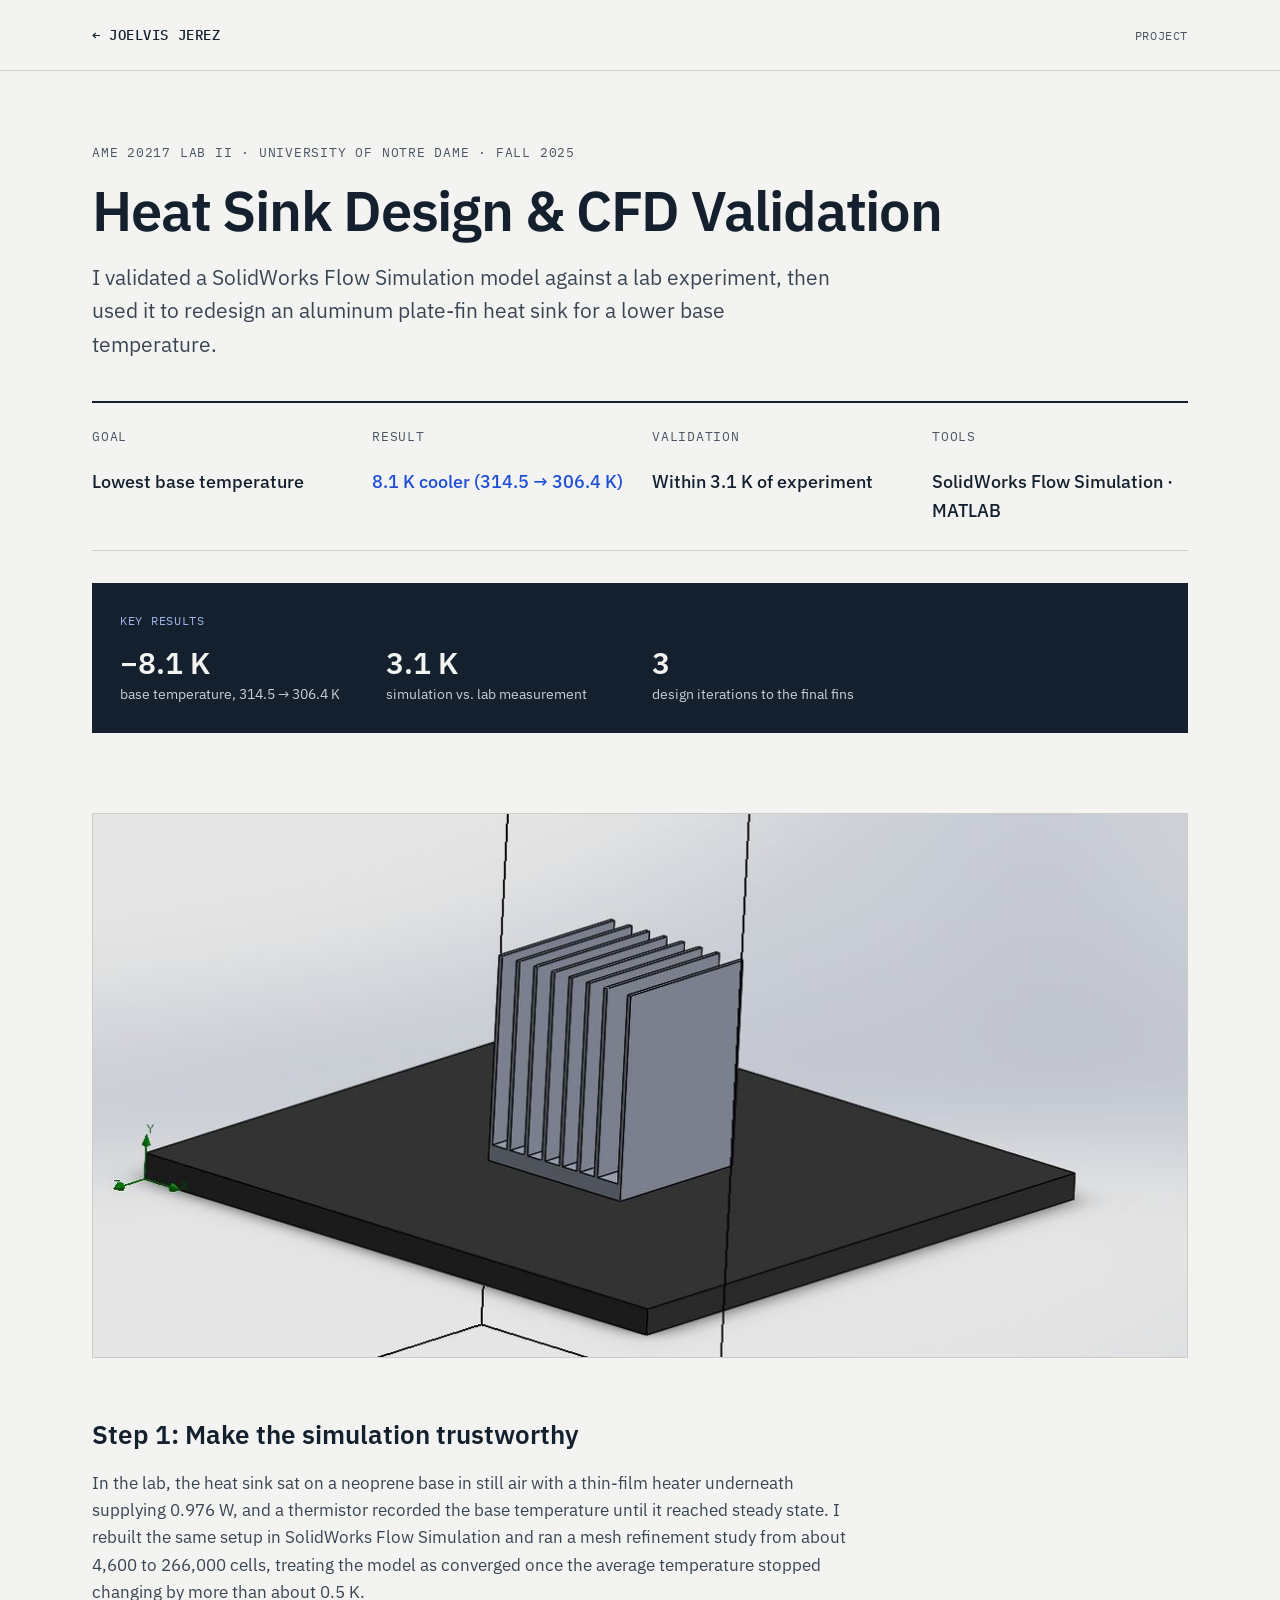
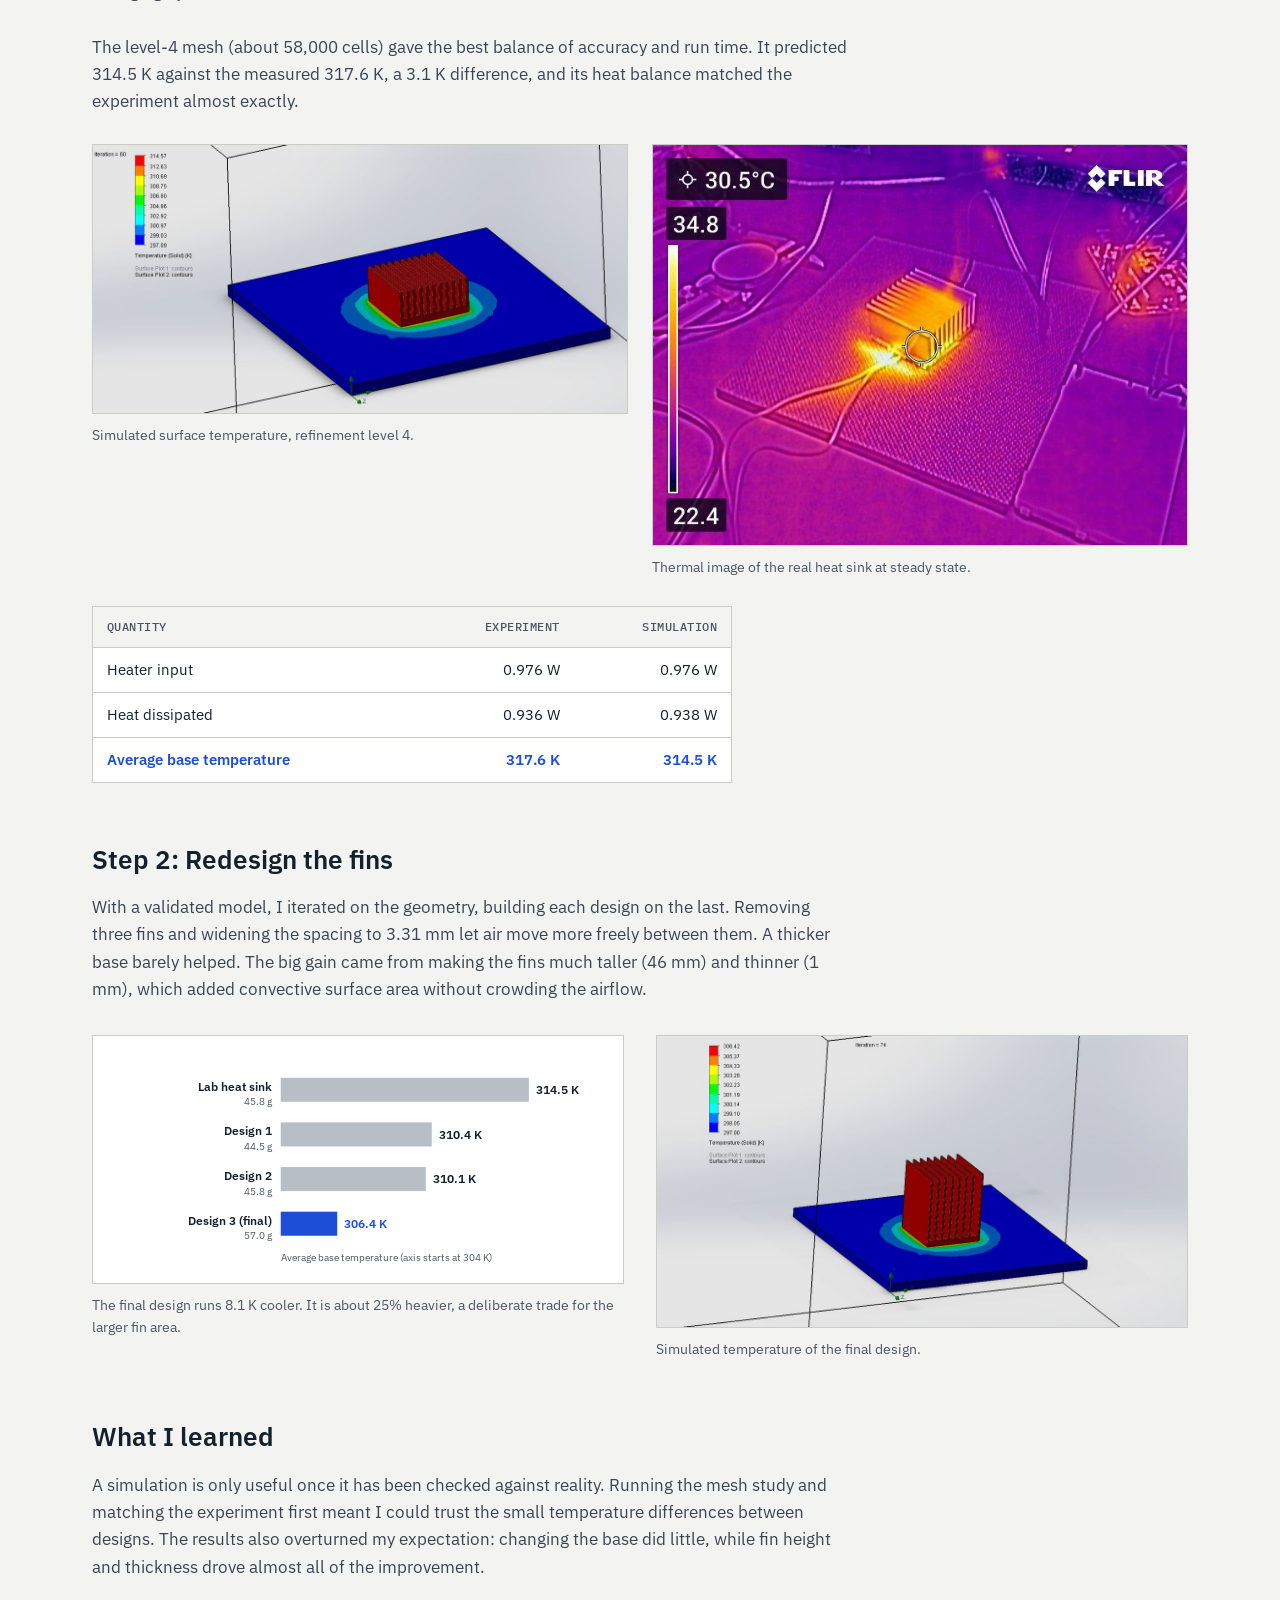
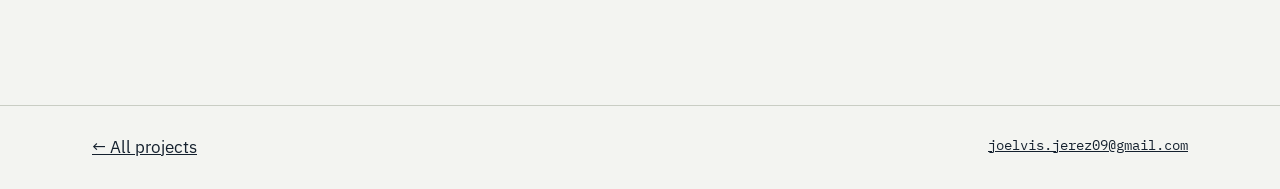
<file: heatsink.html>
<!doctype html>
<html lang="en">
<head>
<meta charset="utf-8">
<meta name="viewport" content="width=device-width, initial-scale=1">
<link rel="preconnect" href="https://fonts.googleapis.com">
<link rel="preconnect" href="https://fonts.gstatic.com" crossorigin>
<link href="https://fonts.googleapis.com/css2?family=IBM+Plex+Mono:wght@400;500&family=IBM+Plex+Sans:wght@400;500;600;700&display=swap" rel="stylesheet">
<link rel="stylesheet" href="styles.css">
<title>Heat Sink Design &amp; CFD Validation — Joelvis Jerez</title>
<meta name="description" content="Validating a SolidWorks Flow Simulation model against experiment and redesigning a plate-fin heat sink to run 8.1 K cooler.">
</head>
<body class="prose">

<header class="site-header">
<div class="wrap">
<a class="brand" href="index.html">← JOELVIS JEREZ</a>
<span class="kicker">PROJECT</span>
</div>
</header>

<main>
<section class="wrap p-hero">
<div class="kicker">AME 20217 LAB II · UNIVERSITY OF NOTRE DAME · FALL 2025</div>
<h1>Heat Sink Design &amp; CFD Validation</h1>
<p>I validated a SolidWorks Flow Simulation model against a lab experiment, then used it to redesign an aluminum plate-fin heat sink for a lower base temperature.</p>
<div class="facts">
<div><span class="kicker">GOAL</span><strong>Lowest base temperature</strong></div>
<div><span class="kicker">RESULT</span><strong class="hl">8.1 K cooler (314.5 → 306.4 K)</strong></div>
<div><span class="kicker">VALIDATION</span><strong>Within 3.1 K of experiment</strong></div>
<div><span class="kicker">TOOLS</span><strong>SolidWorks Flow Simulation · MATLAB</strong></div>
</div>
<div class="results" role="list" aria-label="Key results"><span class="rk">KEY RESULTS</span><div role="listitem"><b>−8.1 K</b><span>base temperature, 314.5 → 306.4 K</span></div><div role="listitem"><b>3.1 K</b><span>simulation vs. lab measurement</span></div><div role="listitem"><b>3</b><span>design iterations to the final fins</span></div></div>
</section>
<section class="wrap"><img class="shot hero-media" src="heatsink-final-design.jpg" alt="SolidWorks model of the final heat sink design: eight tall, thin fins on a base plate" width="1100" height="546"></section>

<section class="wrap block">
<h2>Step 1: Make the simulation trustworthy</h2>
<p>In the lab, the heat sink sat on a neoprene base in still air with a thin-film heater underneath supplying 0.976 W, and a thermistor recorded the base temperature until it reached steady state. I rebuilt the same setup in SolidWorks Flow Simulation and ran a mesh refinement study from about 4,600 to 266,000 cells, treating the model as converged once the average temperature stopped changing by more than about 0.5 K.</p>
<p>The level-4 mesh (about 58,000 cells) gave the best balance of accuracy and run time. It predicted 314.5 K against the measured 317.6 K, a 3.1 K difference, and its heat balance matched the experiment almost exactly.</p>
<div class="pair">
<figure><img class="shot" src="heatsink-validation-sim.jpg" alt="Simulated surface temperature of the original heat sink" width="1100" height="554" loading="lazy"><figcaption>Simulated surface temperature, refinement level 4.</figcaption></figure>
<figure><img class="shot" src="heatsink-flir.jpg" alt="Thermal camera image of the heat sink during the experiment" width="640" height="480" loading="lazy"><figcaption>Thermal image of the real heat sink at steady state.</figcaption></figure>
</div>
<div class="table-wrap" style="margin-top:28px;max-width:640px">
<table>
<thead><tr><th>QUANTITY</th><th class="num">EXPERIMENT</th><th class="num">SIMULATION</th></tr></thead>
<tbody>
<tr><td>Heater input</td><td class="num">0.976 W</td><td class="num">0.976 W</td></tr>
<tr><td>Heat dissipated</td><td class="num">0.936 W</td><td class="num">0.938 W</td></tr>
<tr class="ours"><td>Average base temperature</td><td class="num">317.6 K</td><td class="num">314.5 K</td></tr>
</tbody>
</table>
</div>
</section>

<section class="wrap block">
<h2>Step 2: Redesign the fins</h2>
<p>With a validated model, I iterated on the geometry, building each design on the last. Removing three fins and widening the spacing to 3.31 mm let air move more freely between them. A thicker base barely helped. The big gain came from making the fins much taller (46 mm) and thinner (1 mm), which added convective surface area without crowding the airflow.</p>
<div class="figs">
<figure><div class="chart"><svg viewBox="0 0 580 250" role="img" aria-labelledby="hs-t hs-d"><title id="hs-t">Average base temperature by design</title><desc id="hs-d">Lab heat sink 314.5 K, Design 1 310.4 K, Design 2 310.1 K, Design 3 306.4 K.</desc><text x="190" y="45" font-size="14" font-weight="600" fill="#14202E" text-anchor="end">Lab heat sink</text><text x="190" y="62" font-size="12" fill="#4A5563" text-anchor="end">45.8 g</text><rect x="200" y="30" width="289.0" height="28" fill="#B8BEC6"/><text x="497.0" y="49" font-size="14" font-weight="600" fill="#14202E">314.5 K</text><text x="190" y="97" font-size="14" font-weight="600" fill="#14202E" text-anchor="end">Design 1</text><text x="190" y="114" font-size="12" fill="#4A5563" text-anchor="end">44.5 g</text><rect x="200" y="82" width="175.9" height="28" fill="#B8BEC6"/><text x="383.9" y="101" font-size="14" font-weight="600" fill="#14202E">310.4 K</text><text x="190" y="149" font-size="14" font-weight="600" fill="#14202E" text-anchor="end">Design 2</text><text x="190" y="166" font-size="12" fill="#4A5563" text-anchor="end">45.8 g</text><rect x="200" y="134" width="169.0" height="28" fill="#B8BEC6"/><text x="377.0" y="153" font-size="14" font-weight="600" fill="#14202E">310.1 K</text><text x="190" y="201" font-size="14" font-weight="600" fill="#14202E" text-anchor="end">Design 3 (final)</text><text x="190" y="218" font-size="12" fill="#4A5563" text-anchor="end">57.0 g</text><rect x="200" y="186" width="65.8" height="28" fill="#1D4ED8"/><text x="273.8" y="205" font-size="14" font-weight="600" fill="#1D4ED8">306.4 K</text><text x="200" y="244" font-size="12" fill="#4A5563">Average base temperature (axis starts at 304 K)</text></svg></div><figcaption>The final design runs 8.1 K cooler. It is about 25% heavier, a deliberate trade for the larger fin area.</figcaption></figure>
<figure><img class="shot" src="heatsink-final-sim.jpg" alt="Simulated surface temperature of the final heat sink design" width="1100" height="604" loading="lazy"><figcaption>Simulated temperature of the final design.</figcaption></figure>
</div>
</section>

<section class="wrap block last">
<h2>What I learned</h2>
<p>A simulation is only useful once it has been checked against reality. Running the mesh study and matching the experiment first meant I could trust the small temperature differences between designs. The results also overturned my expectation: changing the base did little, while fin height and thickness drove almost all of the improvement.</p>
</section>
</main>

<footer class="p-footer">
<div class="wrap">
<a href="index.html">← All projects</a>
<a class="mono" href="mailto:joelvis.jerez09@gmail.com">joelvis.jerez09@gmail.com</a>
</div>
</footer>

</body>
</html>
</file>
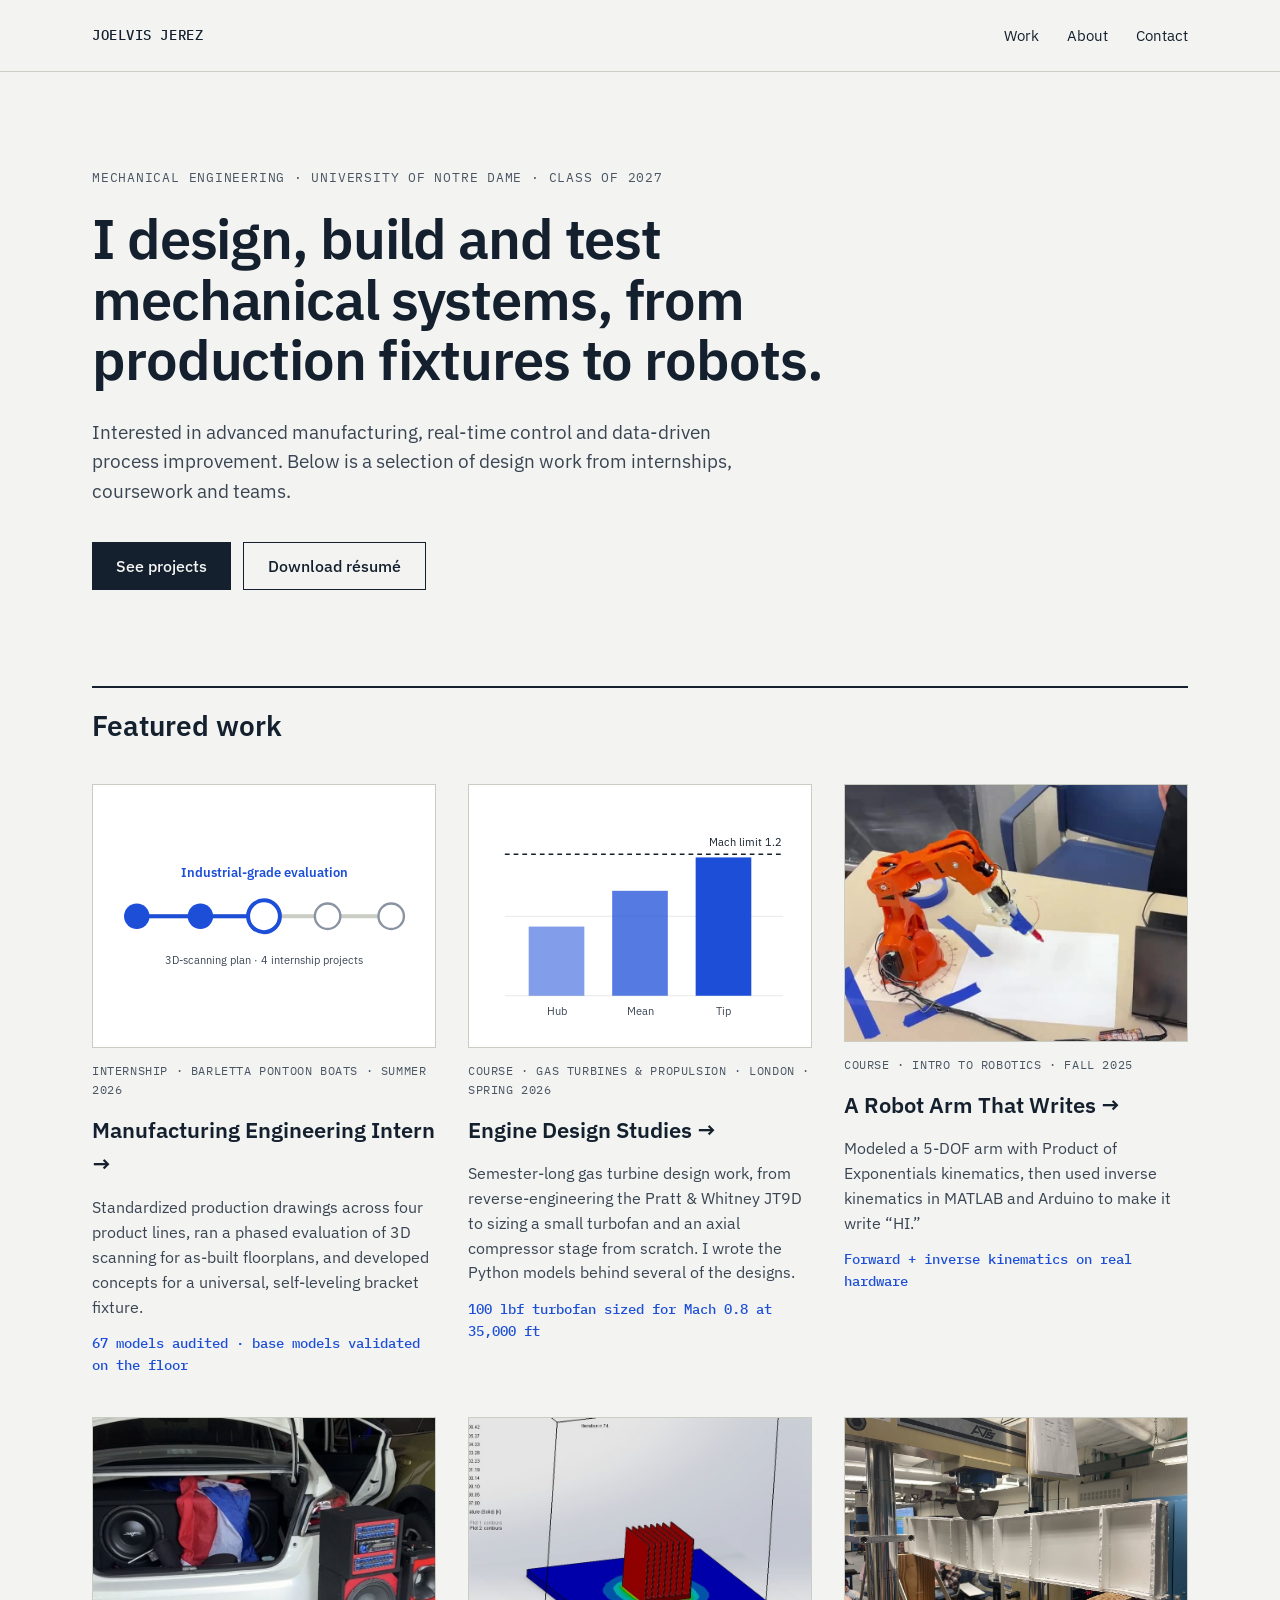
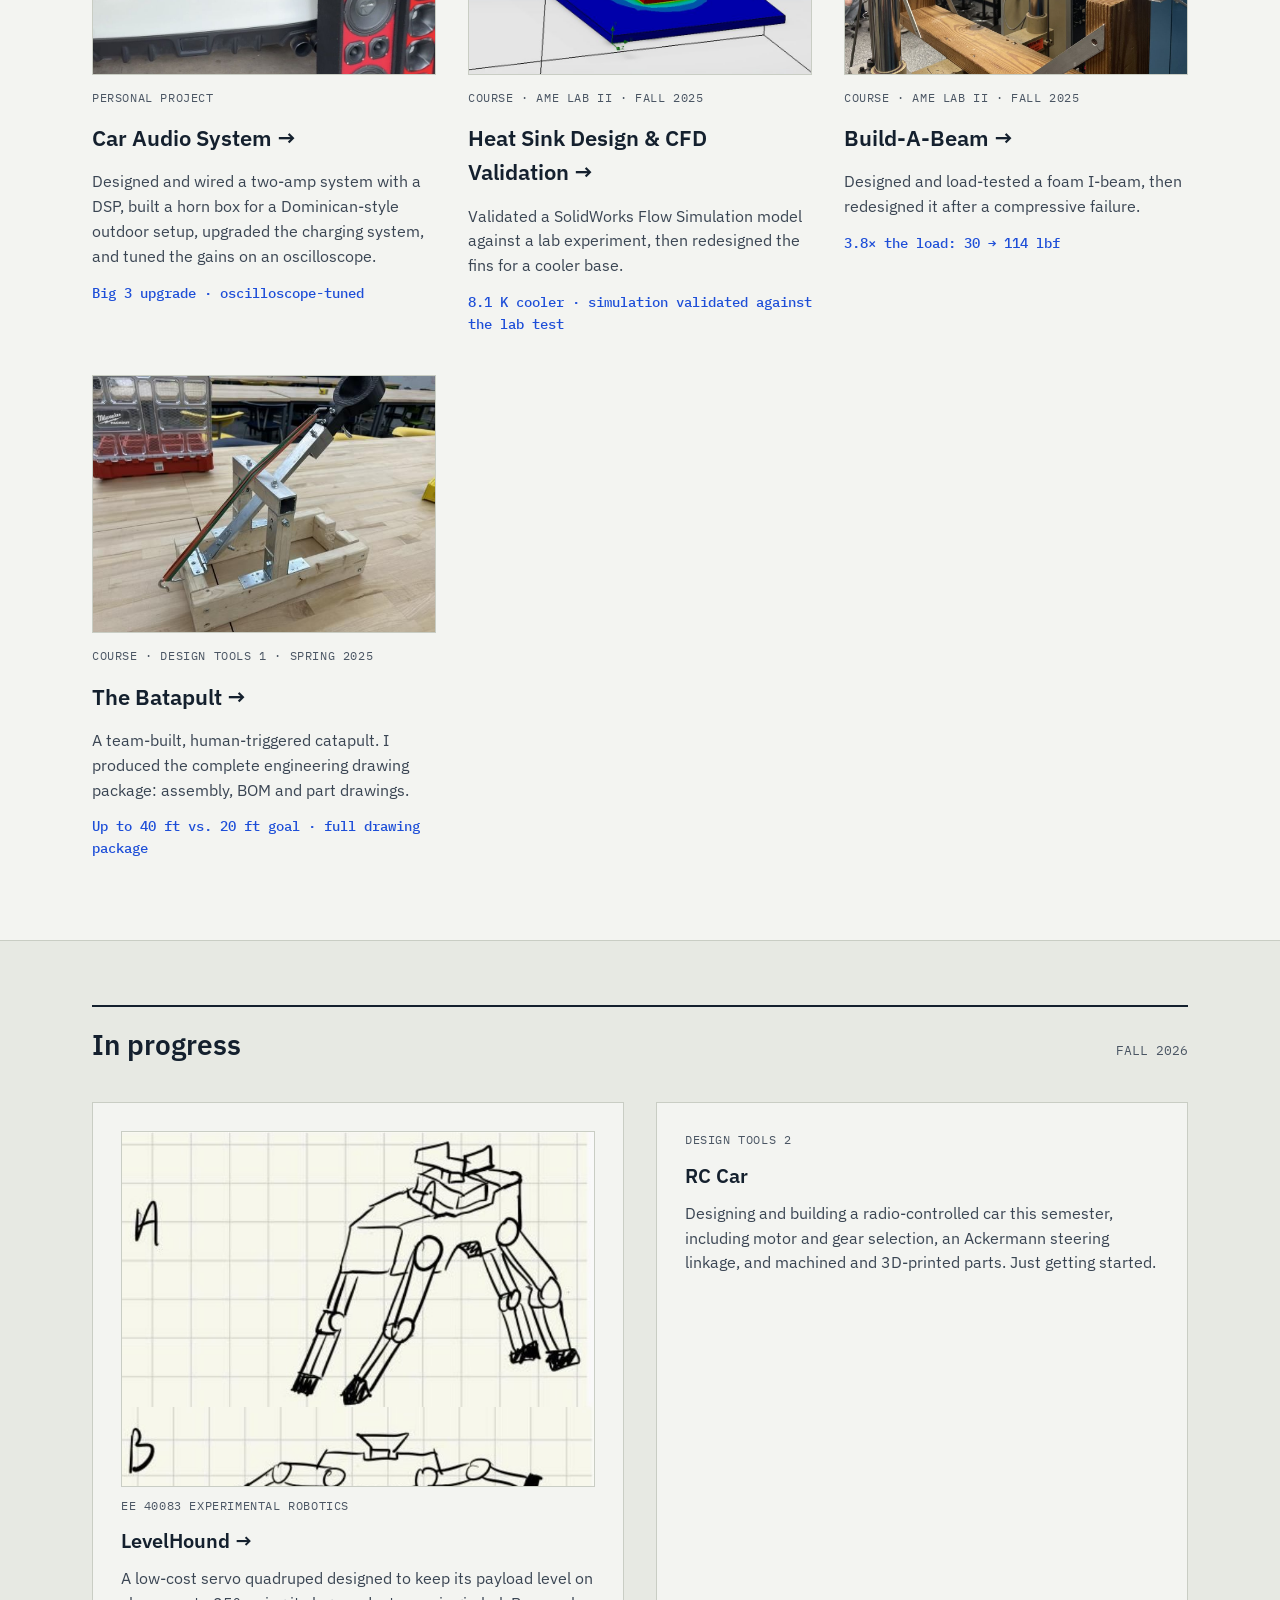
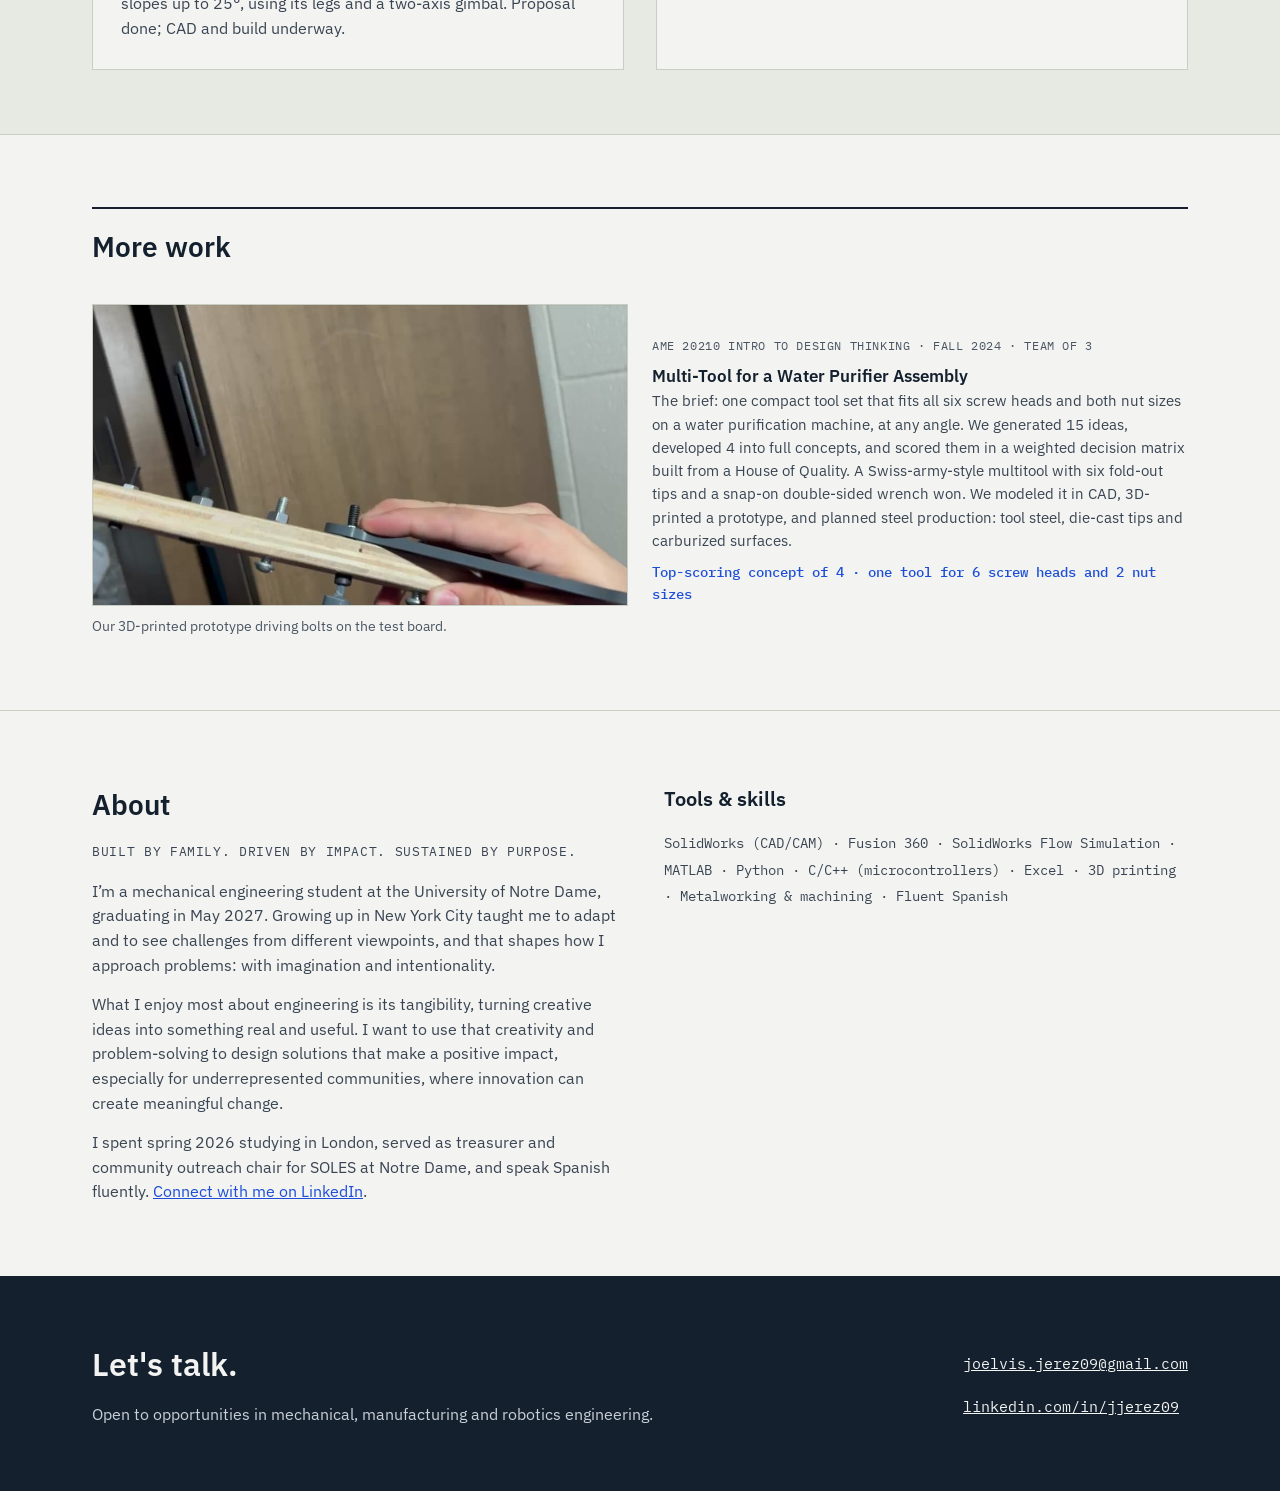
<file: index_1.html>
<!doctype html>
<html lang="en">
<head>
<meta charset="utf-8">
<meta name="viewport" content="width=device-width, initial-scale=1">
<link rel="preconnect" href="https://fonts.googleapis.com">
<link rel="preconnect" href="https://fonts.gstatic.com" crossorigin>
<link href="https://fonts.googleapis.com/css2?family=IBM+Plex+Mono:wght@400;500&family=IBM+Plex+Sans:wght@400;500;600;700&display=swap" rel="stylesheet">
<link rel="stylesheet" href="styles.css">
<title>Joelvis Jerez — Mechanical Engineering Portfolio</title>
<meta name="description" content="Mechanical engineering portfolio of Joelvis Jerez, University of Notre Dame Class of 2027.">
</head>
<body>

<header class="site-header">
<div class="wrap">
<a class="brand" href="index.html">JOELVIS JEREZ</a>
<nav class="nav" aria-label="Main">
<a href="#work">Work</a>
<a href="#about">About</a>
<a href="#contact">Contact</a>
</nav>
</div>
</header>

<main>
<section class="wrap hero">
<div class="kicker">MECHANICAL ENGINEERING · UNIVERSITY OF NOTRE DAME · CLASS OF 2027</div>
<h1>I design, build and test mechanical systems, from production fixtures to robots.</h1>
<p>Interested in advanced manufacturing, real-time control and data-driven process improvement. Below is a selection of design work from internships, coursework and teams.</p>
<div class="actions">
<a class="btn solid" href="#work">See projects</a>
<a class="btn outline" href="resume.pdf">Download résumé</a>
</div>
</section>

<section id="work" class="wrap work">
<div class="section-head"><h2>Featured work</h2></div>
<div class="grid">

<a class="card" href="barletta.html">
<div class="thumb">
<svg viewBox="0 0 400 300" role="img" aria-label="Diagram of a five-phase evaluation plan with three phases complete">
<line x1="40" y1="150" x2="360" y2="150" stroke="#C9CDC4" stroke-width="5"/>
<line x1="40" y1="150" x2="200" y2="150" stroke="#1D4ED8" stroke-width="5"/>
<circle cx="40" cy="150" r="16" fill="#1D4ED8"/><circle cx="120" cy="150" r="16" fill="#1D4ED8"/>
<circle cx="200" cy="150" r="20" fill="#FFFFFF" stroke="#1D4ED8" stroke-width="5"/>
<circle cx="280" cy="150" r="16" fill="#FFFFFF" stroke="#8A93A0" stroke-width="3"/><circle cx="360" cy="150" r="16" fill="#FFFFFF" stroke="#8A93A0" stroke-width="3"/>
<text x="200" y="100" font-family="IBM Plex Sans, Helvetica, sans-serif" font-size="16" fill="#1D4ED8" text-anchor="middle" font-weight="600">Industrial-grade evaluation</text>
<text x="200" y="210" font-family="IBM Plex Sans, Helvetica, sans-serif" font-size="14" fill="#3A4553" text-anchor="middle">3D-scanning plan · 4 internship projects</text>
</svg>
</div>
<div class="kicker">INTERNSHIP · BARLETTA PONTOON BOATS · SUMMER 2026</div>
<h3>Manufacturing Engineering Intern →</h3>
<p>Standardized production drawings across four product lines, ran a phased evaluation of 3D scanning for as-built floorplans, and developed concepts for a universal, self-leveling bracket fixture.</p>
<div class="stat">67 models audited · base models validated on the floor</div>
</a>

<a class="card" href="engines.html">
<div class="thumb">
<svg viewBox="0 0 400 300" role="img" aria-label="Chart of relative Mach number at three compressor slices, all under the 1.2 limit">
<g stroke="#E1E4DE"><line x1="30" y1="250" x2="380" y2="250"/><line x1="30" y1="150" x2="380" y2="150"/></g>
<rect x="60" y="163" width="70" height="87" fill="#1D4ED8" opacity="0.55"/>
<rect x="165" y="118" width="70" height="132" fill="#1D4ED8" opacity="0.75"/>
<rect x="270" y="76" width="70" height="174" fill="#1D4ED8"/>
<line x1="30" y1="72" x2="380" y2="72" stroke="#14202E" stroke-width="2" stroke-dasharray="6 5"/>
<text x="378" y="62" font-family="IBM Plex Sans, Helvetica, sans-serif" font-size="14" fill="#14202E" text-anchor="end">Mach limit 1.2</text>
<g font-family="IBM Plex Sans, Helvetica, sans-serif" font-size="14" fill="#3A4553" text-anchor="middle"><text x="95" y="274">Hub</text><text x="200" y="274">Mean</text><text x="305" y="274">Tip</text></g>
</svg>
</div>
<div class="kicker">COURSE · GAS TURBINES &amp; PROPULSION · LONDON · SPRING 2026</div>
<h3>Engine Design Studies →</h3>
<p>Semester-long gas turbine design work, from reverse-engineering the Pratt &amp; Whitney JT9D to sizing a small turbofan and an axial compressor stage from scratch. I wrote the Python models behind several of the designs.</p>
<div class="stat">100 lbf turbofan sized for Mach 0.8 at 35,000 ft</div>
</a>

<a class="card" href="robot-arm.html">
<img class="media" src="robot-letter-h-poster.jpg" alt="Orange Braccio robot arm holding a marker over paper" width="800" height="600" loading="lazy">
<div class="kicker">COURSE · INTRO TO ROBOTICS · FALL 2025</div>
<h3>A Robot Arm That Writes →</h3>
<p>Modeled a 5-DOF arm with Product of Exponentials kinematics, then used inverse kinematics in MATLAB and Arduino to make it write “HI.”</p>
<div class="stat">Forward + inverse kinematics on real hardware</div>
</a>

<a class="card" href="car-audio.html">
<img class="media portrait" src="car-audio-system.jpg" alt="Car audio system with trunk subwoofers and two outside speaker boxes" width="800" height="600" loading="lazy">
<div class="kicker">PERSONAL PROJECT</div>
<h3>Car Audio System →</h3>
<p>Designed and wired a two-amp system with a DSP, built a horn box for a Dominican-style outdoor setup, upgraded the charging system, and tuned the gains on an oscilloscope.</p>
<div class="stat">Big 3 upgrade · oscilloscope-tuned</div>
</a>

<a class="card" href="heatsink.html">
<img class="media" src="heatsink-final-sim.jpg" alt="Simulated temperature of the final heat sink design" width="800" height="600" loading="lazy">
<div class="kicker">COURSE · AME LAB II · FALL 2025</div>
<h3>Heat Sink Design &amp; CFD Validation →</h3>
<p>Validated a SolidWorks Flow Simulation model against a lab experiment, then redesigned the fins for a cooler base.</p>
<div class="stat">8.1 K cooler · simulation validated against the lab test</div>
</a>

<a class="card" href="beam.html">
<img class="media" src="beam-test-2.jpg" alt="Foam beam with internal stiffeners in a load frame" width="800" height="600" loading="lazy">
<div class="kicker">COURSE · AME LAB II · FALL 2025</div>
<h3>Build-A-Beam →</h3>
<p>Designed and load-tested a foam I-beam, then redesigned it after a compressive failure.</p>
<div class="stat">3.8× the load: 30 → 114 lbf</div>
</a>

<a class="card" href="catapult.html">
<img class="media" src="catapult-built.jpg" alt="Finished team catapult on a workbench" width="800" height="600" loading="lazy">
<div class="kicker">COURSE · DESIGN TOOLS 1 · SPRING 2025</div>
<h3>The Batapult →</h3>
<p>A team-built, human-triggered catapult. I produced the complete engineering drawing package: assembly, BOM and part drawings.</p>
<div class="stat">Up to 40 ft vs. 20 ft goal · full drawing package</div>
</a>

</div>
</section>

<section class="band">
<div class="wrap">
<div class="section-head"><h2>In progress</h2><span>FALL 2026</span></div>
<div class="grid">
<a class="tile" href="levelhound.html" style="color:var(--ink);text-decoration:none">
<img src="levelhound-states.jpg" alt="Concept sketches of LevelHound's three states" style="width:100%;aspect-ratio:4/3;object-fit:cover;object-position:top;border:1px solid var(--line);background:var(--white)" loading="lazy">
<div class="kicker">EE 40083 EXPERIMENTAL ROBOTICS</div>
<h3>LevelHound →</h3>
<p>A low-cost servo quadruped designed to keep its payload level on slopes up to 25°, using its legs and a two-axis gimbal. Proposal done; CAD and build underway.</p>
</a>
<div class="tile">
<div class="kicker">DESIGN TOOLS 2</div>
<h3>RC Car</h3>
<p>Designing and building a radio-controlled car this semester, including motor and gear selection, an Ackermann steering linkage, and machined and 3D-printed parts. Just getting started.</p>
</div>
</div>
</div>
</section>

<section class="wrap more">
<div class="section-head"><h2>More work</h2></div>
<div class="small-grid">
<div class="small" style="grid-column:1/-1">
<div class="split-small">
<figure style="margin:0">
<video src="multitool-demo.mp4" poster="multitool-poster.jpg" autoplay muted loop playsinline preload="metadata" aria-label="The 3D-printed multitool prototype driving bolts on the test board" style="width:100%;display:block;border:1px solid var(--line);background:#000"></video>
<figcaption>Our 3D-printed prototype driving bolts on the test board.</figcaption>
</figure>
<div>
<div class="kicker" style="margin-bottom:8px">AME 20210 INTRO TO DESIGN THINKING · FALL 2024 · TEAM OF 3</div>
<h3>Multi-Tool for a Water Purifier Assembly</h3>
<p>The brief: one compact tool set that fits all six screw heads and both nut sizes on a water purification machine, at any angle. We generated 15 ideas, developed 4 into full concepts, and scored them in a weighted decision matrix built from a House of Quality. A Swiss-army-style multitool with six fold-out tips and a snap-on double-sided wrench won. We modeled it in CAD, 3D-printed a prototype, and planned steel production: tool steel, die-cast tips and carburized surfaces.</p>
<div class="stat" style="margin-top:10px">Top-scoring concept of 4 · one tool for 6 screw heads and 2 nut sizes</div>
</div>
</div>
</div>
</div>
</section>

<section id="about" class="about">
<div class="wrap">
<div>
<h2>About</h2>
<p class="kicker" style="margin-bottom:16px;font-size:13px">BUILT BY FAMILY. DRIVEN BY IMPACT. SUSTAINED BY PURPOSE.</p>
<p>I’m a mechanical engineering student at the University of Notre Dame, graduating in May 2027. Growing up in New York City taught me to adapt and to see challenges from different viewpoints, and that shapes how I approach problems: with imagination and intentionality.</p>
<p style="margin-top:14px">What I enjoy most about engineering is its tangibility, turning creative ideas into something real and useful. I want to use that creativity and problem-solving to design solutions that make a positive impact, especially for underrepresented communities, where innovation can create meaningful change.</p>
<p style="margin-top:14px">I spent spring 2026 studying in London, served as treasurer and community outreach chair for SOLES at Notre Dame, and speak Spanish fluently. <a href="https://www.linkedin.com/in/jjerez09">Connect with me on LinkedIn</a>.</p>
</div>
<div>
<h3>Tools &amp; skills</h3>
<p class="skills">SolidWorks (CAD/CAM) · Fusion 360 · SolidWorks Flow Simulation · MATLAB · Python · C/C++ (microcontrollers) · Excel · 3D printing · Metalworking &amp; machining · Fluent Spanish</p>
</div>
</div>
</section>
</main>

<footer id="contact" class="site-footer">
<div class="wrap">
<div>
<h2>Let's talk.</h2>
<p>Open to opportunities in mechanical, manufacturing and robotics engineering.</p>
</div>
<div class="links">
<a href="mailto:joelvis.jerez09@gmail.com">joelvis.jerez09@gmail.com</a>
<a href="https://www.linkedin.com/in/jjerez09">linkedin.com/in/jjerez09</a>
</div>
</div>
</footer>

</body>
</html>
</file>
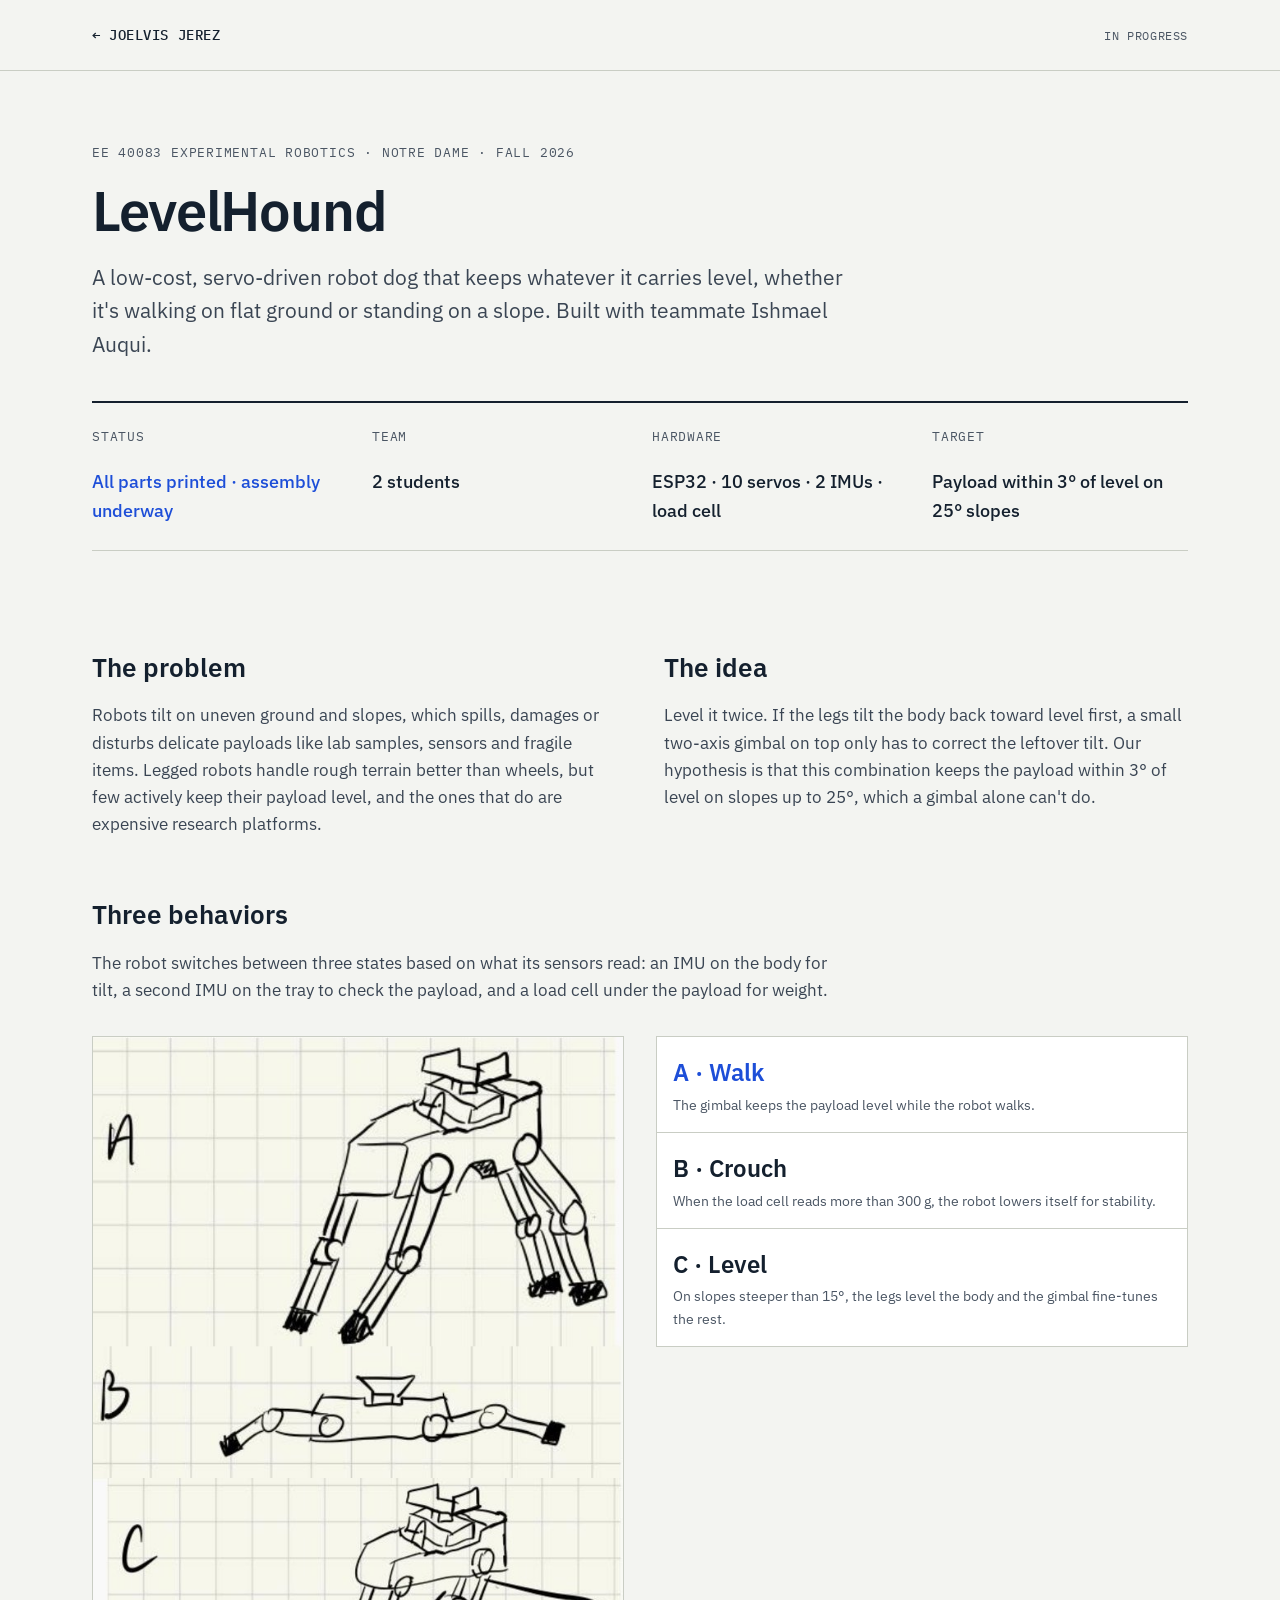
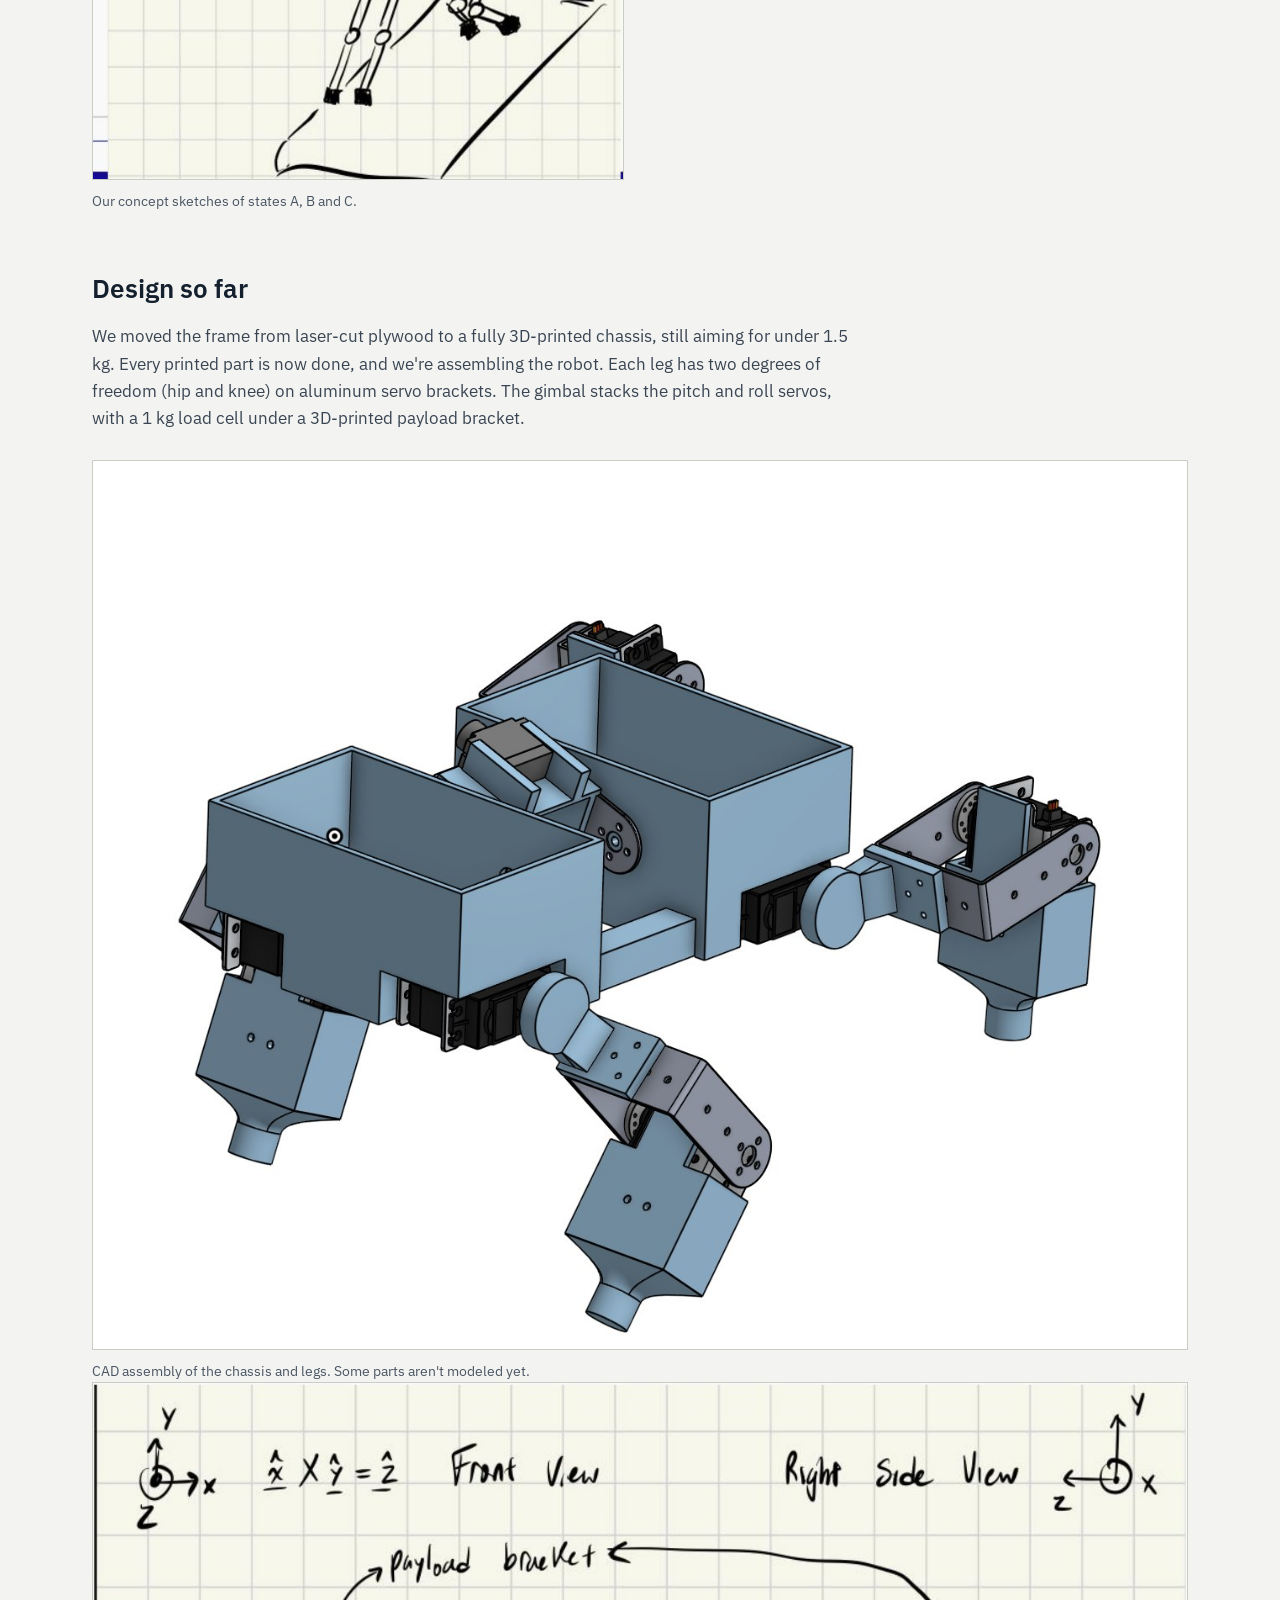
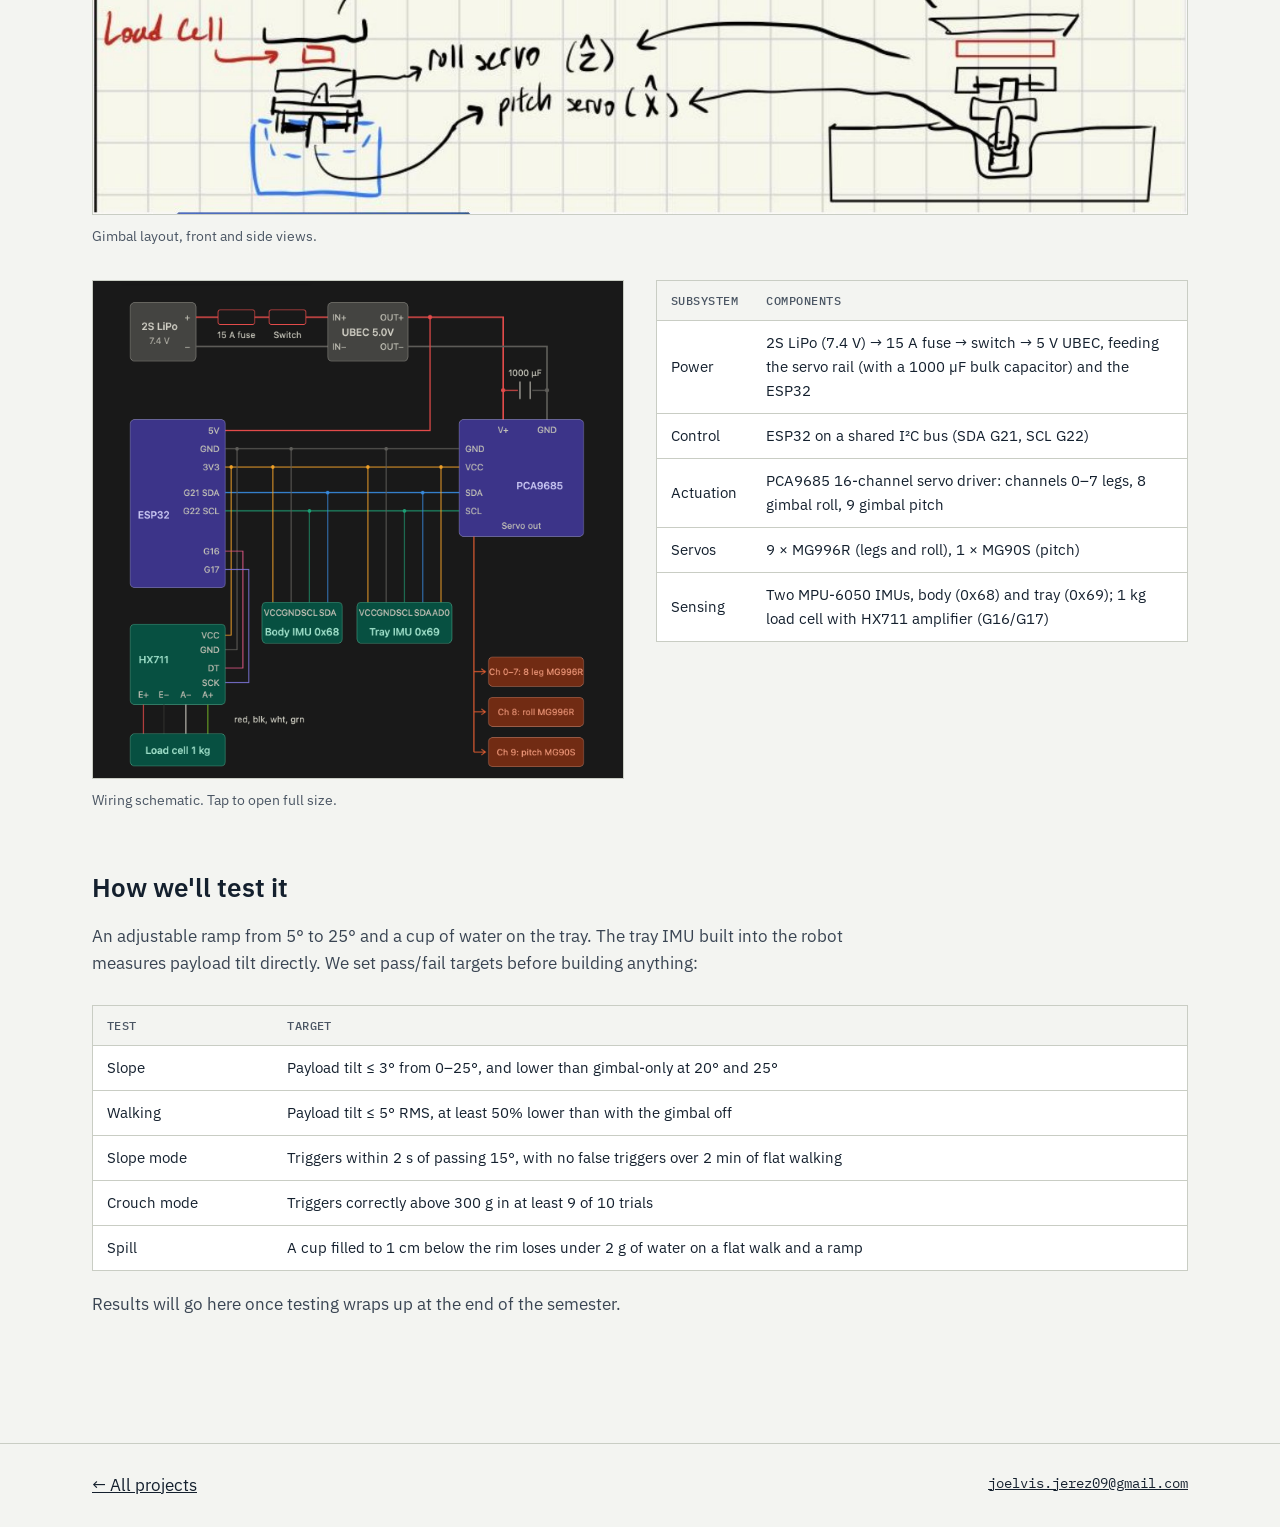
<file: levelhound.html>
<!doctype html>
<html lang="en">
<head>
<meta charset="utf-8">
<meta name="viewport" content="width=device-width, initial-scale=1">
<link rel="preconnect" href="https://fonts.googleapis.com">
<link rel="preconnect" href="https://fonts.gstatic.com" crossorigin>
<link href="https://fonts.googleapis.com/css2?family=IBM+Plex+Mono:wght@400;500&family=IBM+Plex+Sans:wght@400;500;600;700&display=swap" rel="stylesheet">
<link rel="stylesheet" href="styles.css">
<title>LevelHound: A Self-Leveling Quadruped — Joelvis Jerez</title>
<meta name="description" content="In progress: a low-cost servo quadruped that keeps its payload level on slopes, using leg-based body leveling and a two-axis gimbal.">
</head>
<body class="prose">

<header class="site-header">
<div class="wrap">
<a class="brand" href="index.html">← JOELVIS JEREZ</a>
<span class="kicker">IN PROGRESS</span>
</div>
</header>

<main>
<section class="wrap p-hero">
<div class="kicker">EE 40083 EXPERIMENTAL ROBOTICS · NOTRE DAME · FALL 2026</div>
<h1>LevelHound</h1>
<p>A low-cost, servo-driven robot dog that keeps whatever it carries level, whether it's walking on flat ground or standing on a slope. Built with teammate Ishmael Auqui.</p>
<div class="facts">
<div><span class="kicker">STATUS</span><strong class="hl">All parts printed · assembly underway</strong></div>
<div><span class="kicker">TEAM</span><strong>2 students</strong></div>
<div><span class="kicker">HARDWARE</span><strong>ESP32 · 10 servos · 2 IMUs · load cell</strong></div>
<div><span class="kicker">TARGET</span><strong>Payload within 3° of level on 25° slopes</strong></div>
</div>
</section>

<section class="wrap two">
<div>
<h2>The problem</h2>
<p>Robots tilt on uneven ground and slopes, which spills, damages or disturbs delicate payloads like lab samples, sensors and fragile items. Legged robots handle rough terrain better than wheels, but few actively keep their payload level, and the ones that do are expensive research platforms.</p>
</div>
<div>
<h2>The idea</h2>
<p>Level it twice. If the legs tilt the body back toward level first, a small two-axis gimbal on top only has to correct the leftover tilt. Our hypothesis is that this combination keeps the payload within 3° of level on slopes up to 25°, which a gimbal alone can't do.</p>
</div>
</section>

<section class="wrap block">
<h2>Three behaviors</h2>
<p>The robot switches between three states based on what its sensors read: an IMU on the body for tilt, a second IMU on the tray to check the payload, and a load cell under the payload for weight.</p>
<div class="figs">
<figure>
<a class="zoom" href="levelhound-states.jpg"><img class="shot" src="levelhound-states.jpg" alt="Concept sketches of the three states: walking, crouching, and leveling on a slope" width="645" height="902" loading="lazy"></a>
<figcaption>Our concept sketches of states A, B and C.</figcaption>
</figure>
<div class="nums" role="list" aria-label="Robot states" style="grid-template-columns:1fr">
<div role="listitem"><b class="hl">A · Walk</b><span>The gimbal keeps the payload level while the robot walks.</span></div>
<div role="listitem"><b>B · Crouch</b><span>When the load cell reads more than 300 g, the robot lowers itself for stability.</span></div>
<div role="listitem"><b>C · Level</b><span>On slopes steeper than 15°, the legs level the body and the gimbal fine-tunes the rest.</span></div>
</div>
</div>
</section>

<section class="wrap block">
<h2>Design so far</h2>
<p>We moved the frame from laser-cut plywood to a fully 3D-printed chassis, still aiming for under 1.5 kg. Every printed part is now done, and we're assembling the robot. Each leg has two degrees of freedom (hip and knee) on aluminum servo brackets. The gimbal stacks the pitch and roll servos, with a 1 kg load cell under a 3D-printed payload bracket.</p>
<figure>
<a class="zoom" href="levelhound-cad.jpg"><img class="shot" src="levelhound-cad.jpg" alt="CAD model of LevelHound: 3D-printed chassis with four two-joint servo legs" width="1302" height="1056" loading="lazy"></a>
<figcaption>CAD assembly of the chassis and legs. Some parts aren't modeled yet.</figcaption>
</figure>
<figure>
<a class="zoom" href="levelhound-gimbal.jpg"><img class="shot" src="levelhound-gimbal.jpg" alt="Front and side view sketches of the two-axis gimbal with load cell" width="1298" height="512" loading="lazy"></a>
<figcaption>Gimbal layout, front and side views.</figcaption>
</figure>
<div class="figs">
<figure>
<a class="zoom" href="levelhound-wiring.png"><img class="shot" src="levelhound-wiring.png" alt="Wiring schematic: 2S LiPo, fuse, switch, 5 V UBEC, ESP32, PCA9685 servo driver, two IMUs, and an HX711 load cell amplifier" width="1450" height="1360" loading="lazy"></a>
<figcaption>Wiring schematic. Tap to open full size.</figcaption>
</figure>
<div class="table-wrap">
<table>
<thead><tr><th>SUBSYSTEM</th><th>COMPONENTS</th></tr></thead>
<tbody>
<tr><td>Power</td><td>2S LiPo (7.4 V) → 15 A fuse → switch → 5 V UBEC, feeding the servo rail (with a 1000 µF bulk capacitor) and the ESP32</td></tr>
<tr><td>Control</td><td>ESP32 on a shared I²C bus (SDA G21, SCL G22)</td></tr>
<tr><td>Actuation</td><td>PCA9685 16-channel servo driver: channels 0–7 legs, 8 gimbal roll, 9 gimbal pitch</td></tr>
<tr><td>Servos</td><td>9 × MG996R (legs and roll), 1 × MG90S (pitch)</td></tr>
<tr><td>Sensing</td><td>Two MPU-6050 IMUs, body (0x68) and tray (0x69); 1 kg load cell with HX711 amplifier (G16/G17)</td></tr>
</tbody>
</table>
</div>
</div>
</section>

<section class="wrap block last">
<h2>How we'll test it</h2>
<p>An adjustable ramp from 5° to 25° and a cup of water on the tray. The tray IMU built into the robot measures payload tilt directly. We set pass/fail targets before building anything:</p>
<div class="table-wrap">
<table>
<thead><tr><th>TEST</th><th>TARGET</th></tr></thead>
<tbody>
<tr><td>Slope</td><td>Payload tilt ≤ 3° from 0–25°, and lower than gimbal-only at 20° and 25°</td></tr>
<tr><td>Walking</td><td>Payload tilt ≤ 5° RMS, at least 50% lower than with the gimbal off</td></tr>
<tr><td>Slope mode</td><td>Triggers within 2 s of passing 15°, with no false triggers over 2 min of flat walking</td></tr>
<tr><td>Crouch mode</td><td>Triggers correctly above 300 g in at least 9 of 10 trials</td></tr>
<tr><td>Spill</td><td>A cup filled to 1 cm below the rim loses under 2 g of water on a flat walk and a ramp</td></tr>
</tbody>
</table>
</div>
<p style="margin-top:20px">Results will go here once testing wraps up at the end of the semester.</p>
</section>
</main>

<footer class="p-footer">
<div class="wrap">
<a href="index.html">← All projects</a>
<a class="mono" href="mailto:joelvis.jerez09@gmail.com">joelvis.jerez09@gmail.com</a>
</div>
</footer>

</body>
</html>
</file>
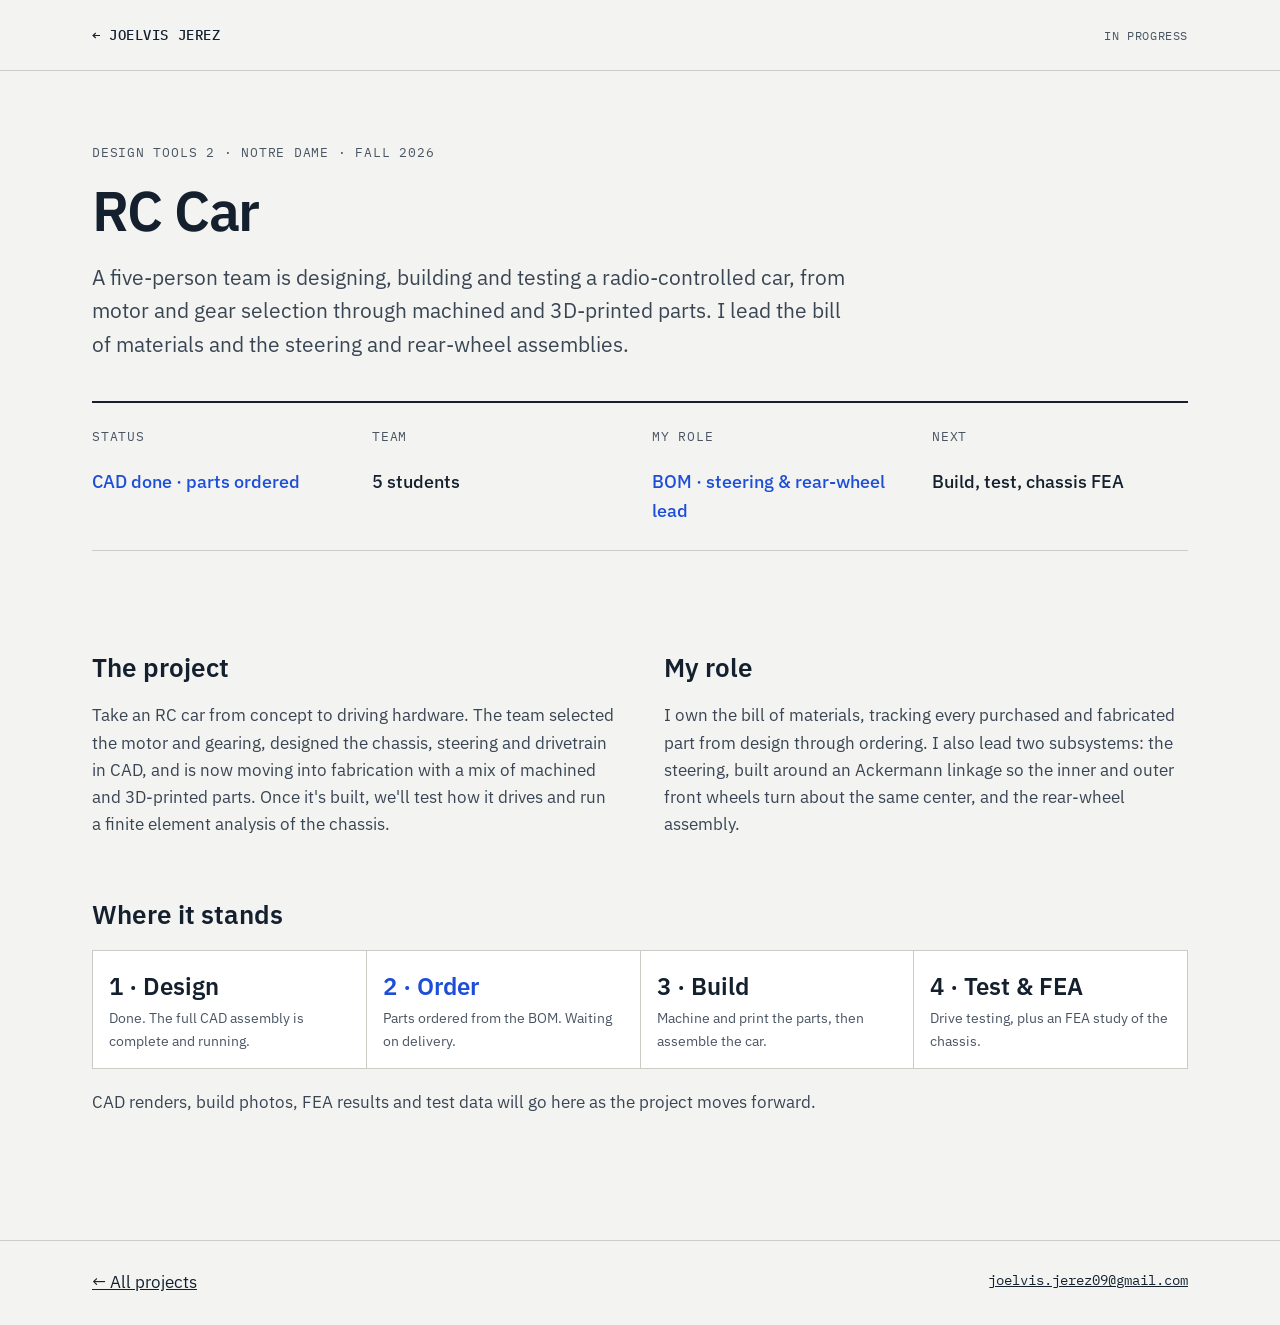
<file: rc-car.html>
<!doctype html>
<html lang="en">
<head>
<meta charset="utf-8">
<meta name="viewport" content="width=device-width, initial-scale=1">
<link rel="preconnect" href="https://fonts.googleapis.com">
<link rel="preconnect" href="https://fonts.gstatic.com" crossorigin>
<link href="https://fonts.googleapis.com/css2?family=IBM+Plex+Mono:wght@400;500&family=IBM+Plex+Sans:wght@400;500;600;700&display=swap" rel="stylesheet">
<link rel="stylesheet" href="styles.css">
<title>RC Car — Joelvis Jerez</title>
<meta name="description" content="In progress: a five-person team designing, building and testing a radio-controlled car, including Ackermann steering and an FEA study of the chassis.">
</head>
<body class="prose">

<header class="site-header">
<div class="wrap">
<a class="brand" href="index.html">← JOELVIS JEREZ</a>
<span class="kicker">IN PROGRESS</span>
</div>
</header>

<main>
<section class="wrap p-hero">
<div class="kicker">DESIGN TOOLS 2 · NOTRE DAME · FALL 2026</div>
<h1>RC Car</h1>
<p>A five-person team is designing, building and testing a radio-controlled car, from motor and gear selection through machined and 3D-printed parts. I lead the bill of materials and the steering and rear-wheel assemblies.</p>
<div class="facts">
<div><span class="kicker">STATUS</span><strong class="hl">CAD done · parts ordered</strong></div>
<div><span class="kicker">TEAM</span><strong>5 students</strong></div>
<div><span class="kicker">MY ROLE</span><strong class="hl">BOM · steering &amp; rear-wheel lead</strong></div>
<div><span class="kicker">NEXT</span><strong>Build, test, chassis FEA</strong></div>
</div>
</section>

<section class="wrap two">
<div>
<h2>The project</h2>
<p>Take an RC car from concept to driving hardware. The team selected the motor and gearing, designed the chassis, steering and drivetrain in CAD, and is now moving into fabrication with a mix of machined and 3D-printed parts. Once it's built, we'll test how it drives and run a finite element analysis of the chassis.</p>
</div>
<div>
<h2>My role</h2>
<p>I own the bill of materials, tracking every purchased and fabricated part from design through ordering. I also lead two subsystems: the steering, built around an Ackermann linkage so the inner and outer front wheels turn about the same center, and the rear-wheel assembly.</p>
</div>
</section>

<section class="wrap block last">
<h2>Where it stands</h2>
<div class="nums" role="list" aria-label="Project stages" style="grid-template-columns:repeat(auto-fit,minmax(200px,1fr))">
<div role="listitem"><b>1 · Design</b><span>Done. The full CAD assembly is complete and running.</span></div>
<div role="listitem"><b class="hl">2 · Order</b><span>Parts ordered from the BOM. Waiting on delivery.</span></div>
<div role="listitem"><b>3 · Build</b><span>Machine and print the parts, then assemble the car.</span></div>
<div role="listitem"><b>4 · Test &amp; FEA</b><span>Drive testing, plus an FEA study of the chassis.</span></div>
</div>
<p style="margin-top:20px">CAD renders, build photos, FEA results and test data will go here as the project moves forward.</p>
</section>
</main>

<footer class="p-footer">
<div class="wrap">
<a href="index.html">← All projects</a>
<a class="mono" href="mailto:joelvis.jerez09@gmail.com">joelvis.jerez09@gmail.com</a>
</div>
</footer>

</body>
</html>
</file>
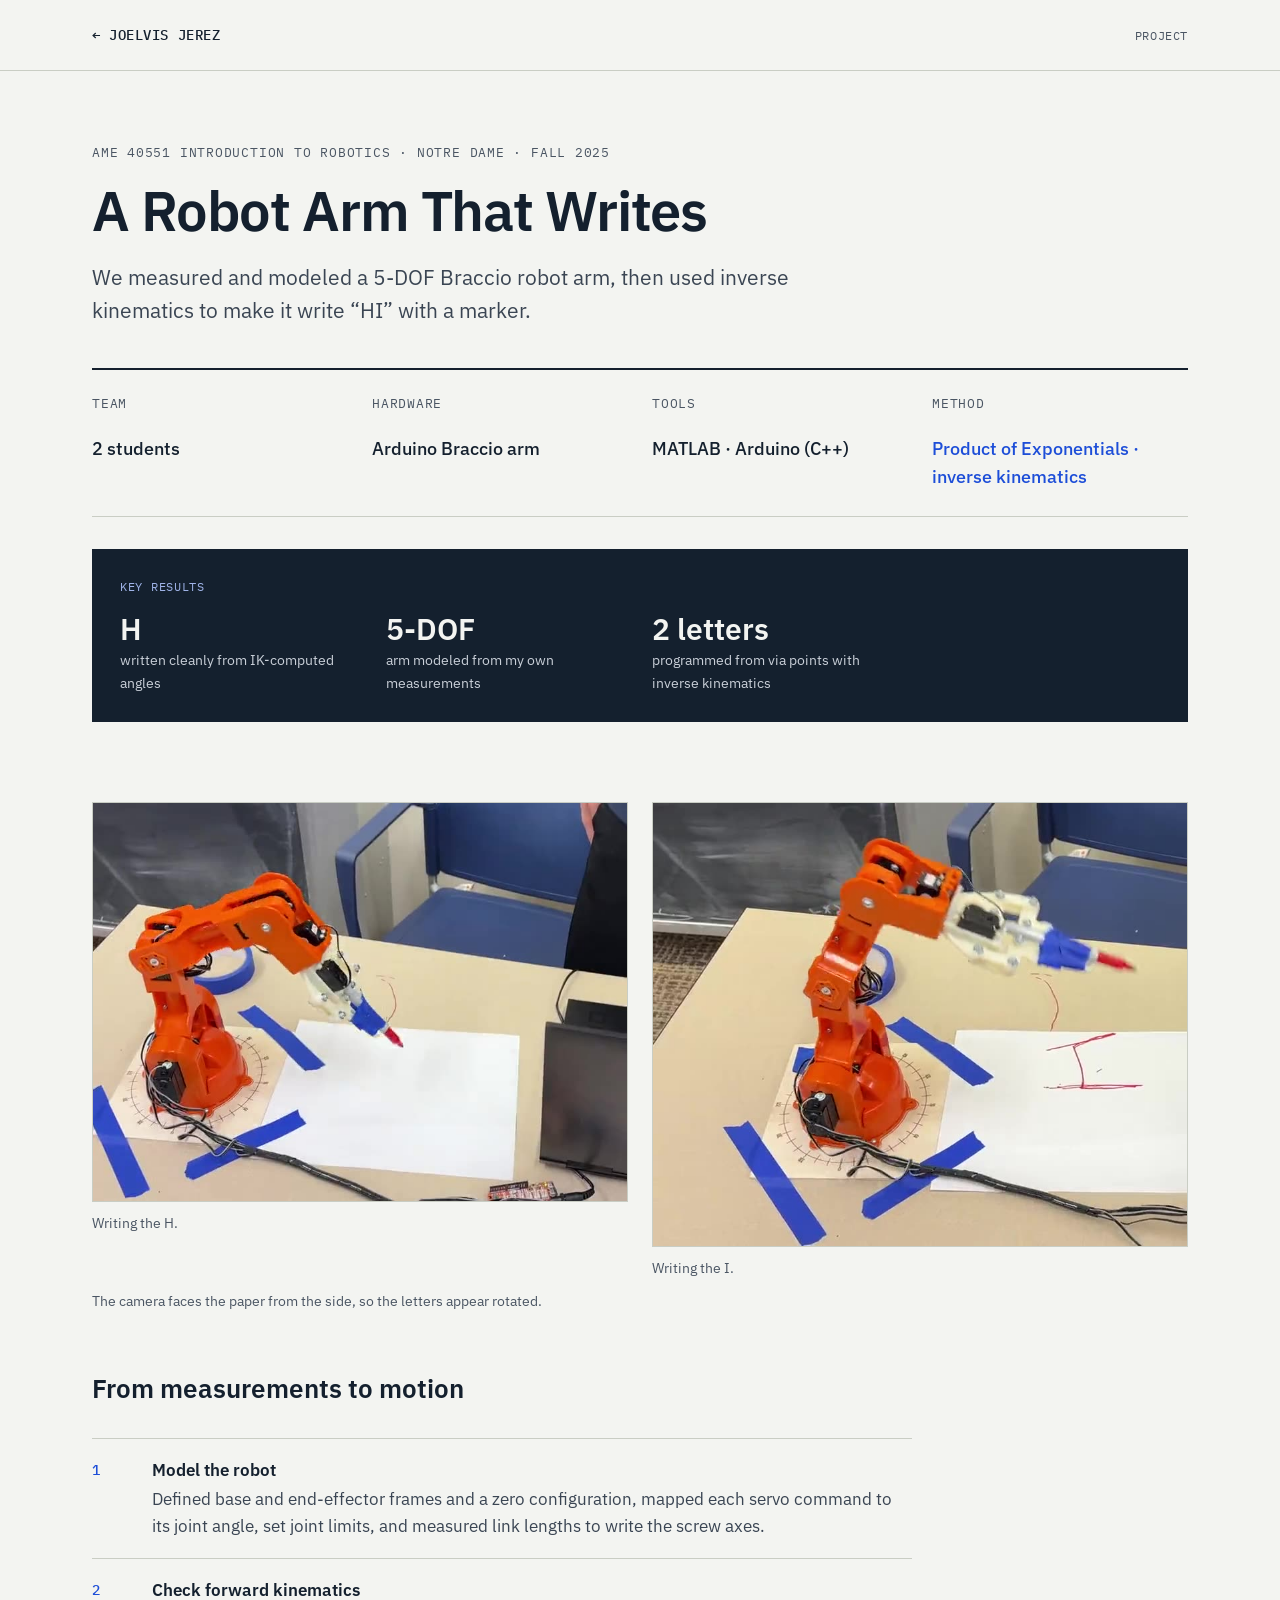
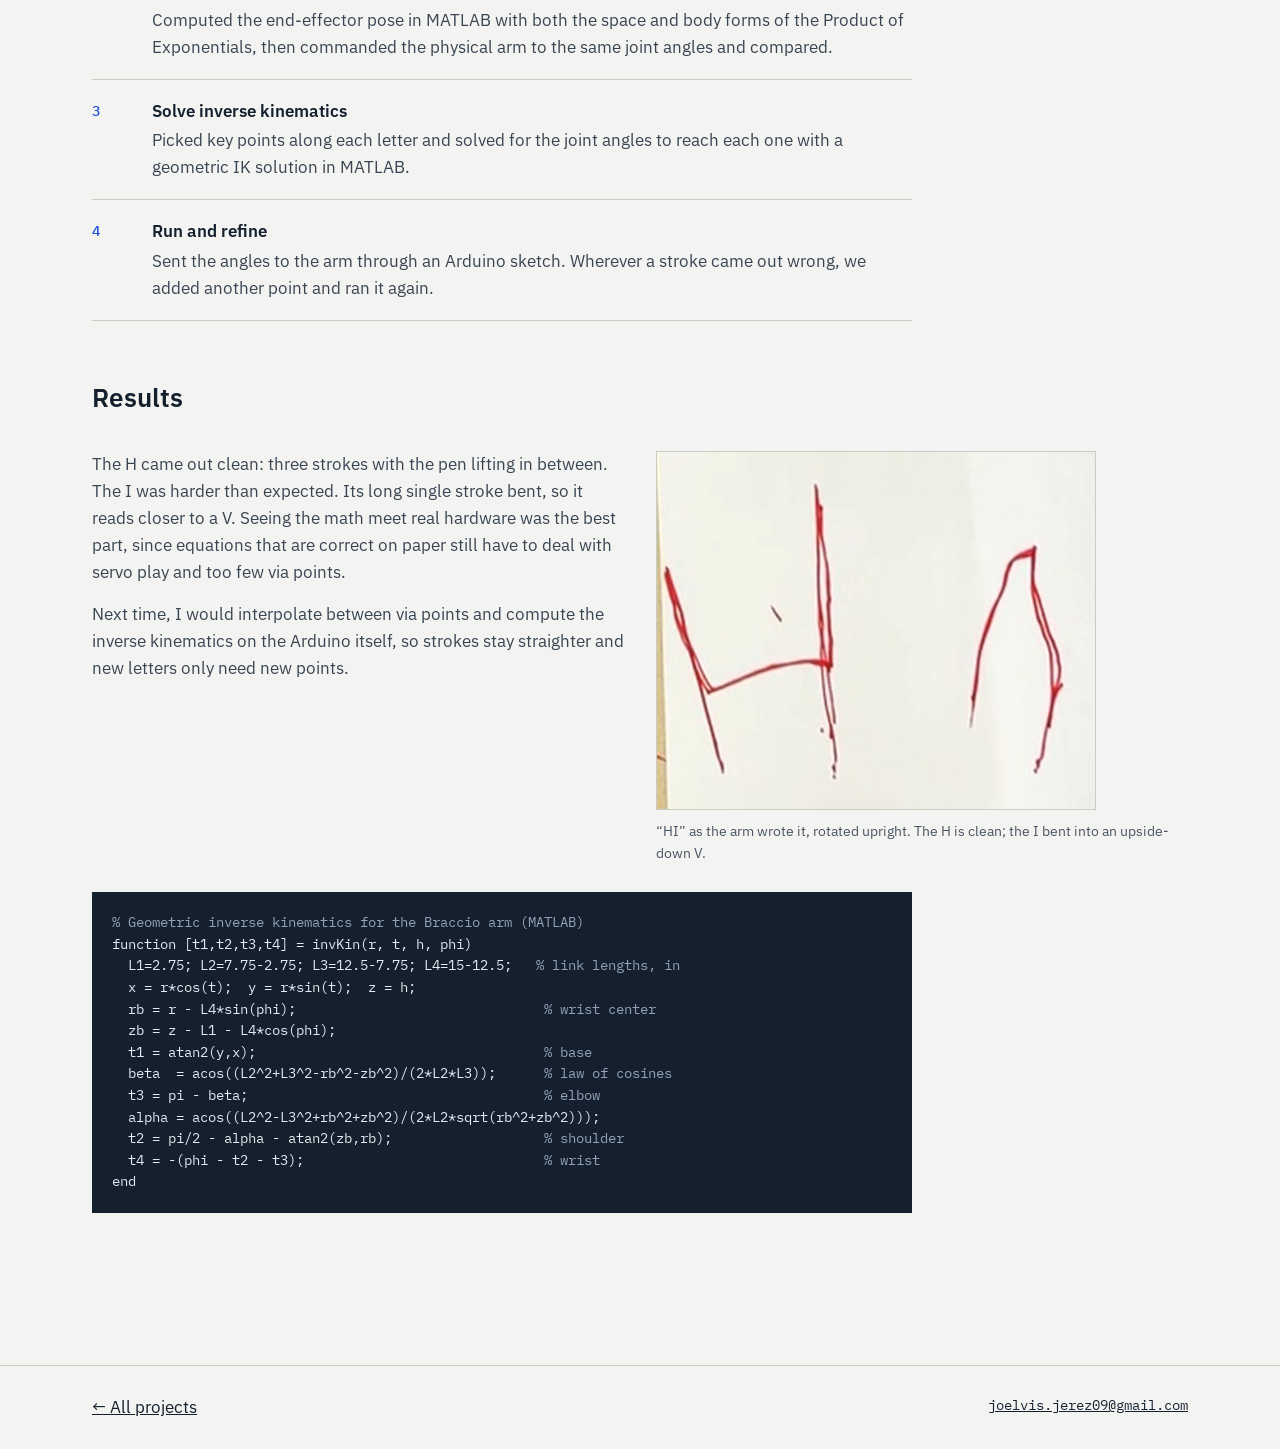
<file: robot-arm.html>
<!doctype html>
<html lang="en">
<head>
<meta charset="utf-8">
<meta name="viewport" content="width=device-width, initial-scale=1">
<link rel="preconnect" href="https://fonts.googleapis.com">
<link rel="preconnect" href="https://fonts.gstatic.com" crossorigin>
<link href="https://fonts.googleapis.com/css2?family=IBM+Plex+Mono:wght@400;500&family=IBM+Plex+Sans:wght@400;500;600;700&display=swap" rel="stylesheet">
<link rel="stylesheet" href="styles.css">
<title>A Robot Arm That Writes — Joelvis Jerez</title>
<meta name="description" content="Modeling a 5-DOF Braccio robot arm and using inverse kinematics in MATLAB and Arduino to make it write letters.">
</head>
<body class="prose">

<header class="site-header">
<div class="wrap">
<a class="brand" href="index.html">← JOELVIS JEREZ</a>
<span class="kicker">PROJECT</span>
</div>
</header>

<main>
<section class="wrap p-hero">
<div class="kicker">AME 40551 INTRODUCTION TO ROBOTICS · NOTRE DAME · FALL 2025</div>
<h1>A Robot Arm That Writes</h1>
<p>We measured and modeled a 5-DOF Braccio robot arm, then used inverse kinematics to make it write “HI” with a marker.</p>
<div class="facts">
<div><span class="kicker">TEAM</span><strong>2 students</strong></div>
<div><span class="kicker">HARDWARE</span><strong>Arduino Braccio arm</strong></div>
<div><span class="kicker">TOOLS</span><strong>MATLAB · Arduino (C++)</strong></div>
<div><span class="kicker">METHOD</span><strong class="hl">Product of Exponentials · inverse kinematics</strong></div>
</div>
<div class="results" role="list" aria-label="Key results"><span class="rk">KEY RESULTS</span><div role="listitem"><b>H</b><span>written cleanly from IK-computed angles</span></div><div role="listitem"><b>5-DOF</b><span>arm modeled from my own measurements</span></div><div role="listitem"><b>2 letters</b><span>programmed from via points with inverse kinematics</span></div></div>
</section>
<section class="wrap"><div class="pair hero-media" style="margin-top:40px">
<figure><video src="robot-letter-h.mp4" poster="robot-letter-h-poster.jpg" autoplay muted loop playsinline preload="metadata" aria-label="Robot arm writing the letter H"></video><figcaption>Writing the H.</figcaption></figure>
<figure><video src="robot-letter-i.mp4" poster="robot-letter-i-poster.jpg" autoplay muted loop playsinline preload="metadata" aria-label="Robot arm writing the letter I"></video><figcaption>Writing the I.</figcaption></figure>
</div>
<p class="note">The camera faces the paper from the side, so the letters appear rotated.</p></section>

<section class="wrap block">
<h2>From measurements to motion</h2>
<ol class="steps">
<li><div><b>Model the robot</b><span>Defined base and end-effector frames and a zero configuration, mapped each servo command to its joint angle, set joint limits, and measured link lengths to write the screw axes.</span></div></li>
<li><div><b>Check forward kinematics</b><span>Computed the end-effector pose in MATLAB with both the space and body forms of the Product of Exponentials, then commanded the physical arm to the same joint angles and compared.</span></div></li>
<li><div><b>Solve inverse kinematics</b><span>Picked key points along each letter and solved for the joint angles to reach each one with a geometric IK solution in MATLAB.</span></div></li>
<li><div><b>Run and refine</b><span>Sent the angles to the arm through an Arduino sketch. Wherever a stroke came out wrong, we added another point and ran it again.</span></div></li>
</ol>
</section>

<section class="wrap block">
<h2>Results</h2>
<div class="figs">
<div>
<p style="color:var(--body)">The H came out clean: three strokes with the pen lifting in between. The I was harder than expected. Its long single stroke bent, so it reads closer to a V. Seeing the math meet real hardware was the best part, since equations that are correct on paper still have to deal with servo play and too few via points.</p>
<p style="color:var(--body);margin-top:14px">Next time, I would interpolate between via points and compute the inverse kinematics on the Arduino itself, so strokes stay straighter and new letters only need new points.</p>
</div>
<figure><img class="shot" src="robot-hi.jpg" alt="The letters H and I drawn by the robot arm, rotated upright" width="540" height="440" loading="lazy" style="max-width:440px"><figcaption>“HI” as the arm wrote it, rotated upright. The H is clean; the I bent into an upside-down V.</figcaption></figure>
</div>
<pre class="code"><span class="c">% Geometric inverse kinematics for the Braccio arm (MATLAB)</span>
function [t1,t2,t3,t4] = invKin(r, t, h, phi)
  L1=2.75; L2=7.75-2.75; L3=12.5-7.75; L4=15-12.5;   <span class="c">% link lengths, in</span>
  x = r*cos(t);  y = r*sin(t);  z = h;
  rb = r - L4*sin(phi);                               <span class="c">% wrist center</span>
  zb = z - L1 - L4*cos(phi);
  t1 = atan2(y,x);                                    <span class="c">% base</span>
  beta  = acos((L2^2+L3^2-rb^2-zb^2)/(2*L2*L3));      <span class="c">% law of cosines</span>
  t3 = pi - beta;                                     <span class="c">% elbow</span>
  alpha = acos((L2^2-L3^2+rb^2+zb^2)/(2*L2*sqrt(rb^2+zb^2)));
  t2 = pi/2 - alpha - atan2(zb,rb);                   <span class="c">% shoulder</span>
  t4 = -(phi - t2 - t3);                              <span class="c">% wrist</span>
end</pre>
</section>
<section class="wrap block last"></section>
</main>

<footer class="p-footer">
<div class="wrap">
<a href="index.html">← All projects</a>
<a class="mono" href="mailto:joelvis.jerez09@gmail.com">joelvis.jerez09@gmail.com</a>
</div>
</footer>

</body>
</html>
</file>
<file: styles.css>
/* Joelvis Jerez portfolio — shared styles */
:root{
  --ground:#F3F4F1; --panel:#E7E9E3; --line:#C9CDC4; --ink:#14202E;
  --body:#3A4553; --muted:#4A5563; --accent:#1D4ED8; --accent-dark:#163C9E; --white:#FFFFFF;
  --sans:'IBM Plex Sans','Helvetica Neue',Helvetica,sans-serif;
  --mono:'IBM Plex Mono',ui-monospace,Menlo,Consolas,monospace;
}
*{box-sizing:border-box}
html{scroll-behavior:smooth}
@media (prefers-reduced-motion:reduce){html{scroll-behavior:auto}}
body{margin:0;background:var(--ground);color:var(--ink);font-family:var(--sans);font-size:16px;line-height:1.55}
img{max-width:100%;display:block}
a{color:var(--accent)} a:hover{color:var(--accent-dark)}
a:focus-visible{outline:2px solid var(--accent);outline-offset:3px}
h1,h2,h3{margin:0;font-weight:600}
p{margin:0}

.wrap{max-width:1160px;margin:0 auto;padding-left:32px;padding-right:32px}
@media (max-width:600px){.wrap{padding-left:20px;padding-right:20px}}

/* header */
.site-header{border-bottom:1px solid var(--line)}
.site-header .wrap{display:flex;flex-wrap:wrap;align-items:center;justify-content:space-between;gap:8px 16px;padding-top:12px;padding-bottom:12px}
.brand{font-family:var(--mono);font-size:14px;font-weight:500;letter-spacing:.04em;color:var(--ink);text-decoration:none;padding:12px 0}
.nav{display:flex;gap:28px;font-size:15px}
.nav a{color:var(--ink);text-decoration:none;padding:12px 0}
.nav a:hover{text-decoration:underline}

/* shared bits */
.kicker{font-family:var(--mono);font-size:12px;color:var(--muted);letter-spacing:.05em}
.stat{font-family:var(--mono);font-size:14px;color:var(--accent);font-weight:500}
.section-head{display:flex;align-items:baseline;justify-content:space-between;gap:16px;border-top:2px solid var(--ink);padding-top:16px;margin-bottom:36px}
.section-head h2{font-size:28px}
.section-head span{font-family:var(--mono);font-size:13px;color:var(--muted)}
.ph{border:1px dashed #8A93A0;background:var(--panel);display:flex;align-items:center;justify-content:center;font-family:var(--mono);font-size:13px;color:var(--muted);text-align:center;padding:16px;aspect-ratio:4/3}
.ph.square{aspect-ratio:1/1;font-size:12px}
.ph.wide{aspect-ratio:2/1;font-size:14px}
.media{width:100%;height:auto;aspect-ratio:4/3;object-fit:cover}
.btn{display:inline-flex;align-items:center;min-height:48px;padding:0 24px;text-decoration:none;font-weight:500}
.btn.solid{background:var(--ink);color:var(--ground)}
.btn.solid:hover{background:#26364B;color:var(--ground)}
.btn.outline{border:1px solid var(--ink);color:var(--ink)}
.btn.outline:hover{background:var(--panel);color:var(--ink)}

/* home: hero */
.hero{padding-top:96px;padding-bottom:72px}
.hero .kicker{font-size:13px;letter-spacing:.06em;margin-bottom:20px}
.hero h1{font-size:56px;line-height:1.08;letter-spacing:-.02em;max-width:860px}
.hero p{margin-top:28px;font-size:19px;color:var(--body);max-width:680px}
.hero .actions{display:flex;flex-wrap:wrap;gap:12px;margin-top:36px}
@media (max-width:700px){.hero{padding-top:56px;padding-bottom:48px}.hero h1{font-size:36px}.hero p{font-size:17px}}

/* home: featured grid */
.work{padding-top:24px;padding-bottom:80px}
.grid{display:grid;grid-template-columns:repeat(auto-fit,minmax(320px,1fr));gap:40px 32px}
@media (max-width:400px){.grid{grid-template-columns:1fr}}
.card{display:flex;flex-direction:column;gap:14px;color:var(--ink);text-decoration:none}
.card h3{font-size:22px}
.card p{color:var(--body)}
a.card:hover h3{text-decoration:underline}

/* in progress */
.band{background:var(--panel);border-top:1px solid var(--line);border-bottom:1px solid var(--line)}
.band .wrap{padding-top:64px;padding-bottom:64px}
.band .grid{gap:32px}
.tile{display:flex;flex-direction:column;gap:10px;background:var(--ground);padding:28px;border:1px solid var(--line)}
.tile h3{font-size:20px}
.tile p{color:var(--body)}

/* more work */
.more{padding-top:72px;padding-bottom:72px}
.small-grid{display:grid;grid-template-columns:repeat(auto-fit,minmax(240px,1fr));gap:32px}
.small{display:flex;flex-direction:column;gap:10px}
.small h3{font-size:17px}
.small p{font-size:15px;color:var(--body)}

/* about */
.about{border-top:1px solid var(--line)}
.about .wrap{padding-top:72px;padding-bottom:72px;display:grid;grid-template-columns:repeat(auto-fit,minmax(300px,1fr));gap:48px}
.about h2{font-size:28px;margin-bottom:16px}
.about h3{font-size:20px;margin-bottom:16px}
.about p{color:var(--body)}
.skills{font-family:var(--mono);font-size:14px;line-height:1.9}

/* footer */
.site-footer{background:var(--ink);color:var(--ground)}
.site-footer .wrap{padding-top:64px;padding-bottom:64px;display:flex;flex-wrap:wrap;justify-content:space-between;align-items:flex-end;gap:32px}
.site-footer h2{font-size:32px;margin-bottom:12px}
.site-footer p{color:#C9CFD8}
.site-footer .links{display:flex;flex-direction:column;gap:4px;font-family:var(--mono);font-size:15px}
.site-footer a{color:var(--ground);padding:8px 0;word-break:break-all}
.site-footer a:focus-visible{outline-color:var(--ground)}

/* project pages */
.p-hero{padding-top:72px;padding-bottom:40px}
.p-hero .kicker{font-size:13px;letter-spacing:.06em;margin-bottom:16px}
.p-hero h1{font-size:56px;line-height:1.08;letter-spacing:-.02em}
.p-hero p{margin-top:20px;font-size:21px;color:var(--body);max-width:760px}
@media (max-width:700px){.p-hero{padding-top:48px}.p-hero h1{font-size:38px}.p-hero p{font-size:18px}}
.facts{display:grid;grid-template-columns:repeat(auto-fit,minmax(200px,1fr));gap:24px;border-top:2px solid var(--ink);border-bottom:1px solid var(--line);padding:24px 0;margin-top:40px}
.facts div{display:flex;flex-direction:column;gap:4px}
.facts strong{font-size:18px;font-weight:500}
.facts strong.hl{color:var(--accent)}
.prose{font-size:17px;line-height:1.6}
.block{padding-top:56px}
.block h2{font-size:26px;margin-bottom:14px}
.block > p{color:var(--body);max-width:760px;margin-bottom:28px}
.two{display:grid;grid-template-columns:repeat(auto-fit,minmax(300px,1fr));gap:48px;padding-top:56px}
.two h2{font-size:26px;margin-bottom:14px}
.two p{color:var(--body)}
.fig-grid{display:grid;grid-template-columns:repeat(auto-fit,minmax(300px,1fr));gap:24px}
.fig-grid.three{grid-template-columns:repeat(auto-fit,minmax(220px,1fr))}
figure{margin:0;display:flex;flex-direction:column;gap:10px}
figcaption{font-size:14px;color:var(--muted)}
.trials{display:grid;grid-template-columns:repeat(3,minmax(0,1fr));gap:16px;max-width:640px}
.trial{border:1px solid var(--line);background:var(--white);padding:20px;display:flex;flex-direction:column;gap:4px}
.trial b{font-size:32px;font-weight:600}
.trial b.hl{color:var(--accent)}
@media (max-width:420px){.trial{padding:14px}.trial b{font-size:24px}}
.last{padding-bottom:96px}
.p-footer{border-top:1px solid var(--line)}
.p-footer .wrap{padding-top:16px;padding-bottom:16px;display:flex;flex-wrap:wrap;justify-content:space-between;gap:8px 16px}
.p-footer a{color:var(--ink);padding:12px 0}
.p-footer .mono{font-family:var(--mono);font-size:14px}

/* engine studies page */
.study{padding-top:72px}
.study + .study{border-top:1px solid var(--line);margin-top:72px}
.study .kicker{margin-bottom:10px}
.study h2{font-size:32px;line-height:1.15;letter-spacing:-.01em;margin-bottom:16px}
.study > p, .study .lead{color:var(--body);max-width:760px}
.role{margin-top:16px;padding:14px 18px;background:var(--panel);max-width:760px;font-size:16px}
.role b{font-weight:600}
.figs{display:grid;grid-template-columns:repeat(auto-fit,minmax(320px,1fr));gap:32px;margin-top:32px;align-items:start}
.chart{background:var(--white);border:1px solid var(--line);padding:16px}
.chart svg{width:100%;height:auto;display:block}
.chart text{font-family:var(--sans)}
.nums{display:grid;grid-template-columns:repeat(2,minmax(0,1fr));gap:1px;background:var(--line);border:1px solid var(--line)}
.nums div{background:var(--white);padding:16px;display:flex;flex-direction:column;gap:2px}
.nums b{font-size:24px;font-weight:600}
.nums b.hl{color:var(--accent)}
.nums span{font-size:14px;color:var(--muted)}
.table-wrap{overflow-x:auto;border:1px solid var(--line);background:var(--white)}
table{border-collapse:collapse;width:100%;font-size:15px;min-width:420px}
th,td{text-align:left;padding:10px 14px;border-bottom:1px solid var(--line)}
th{font-family:var(--mono);font-size:12px;font-weight:500;color:var(--muted);letter-spacing:.04em;background:var(--ground)}
tr:last-child td{border-bottom:0}
tr.ours td{font-weight:600;color:var(--accent)}
td.num,th.num{text-align:right;font-variant-numeric:tabular-nums}
.thumb{aspect-ratio:4/3;background:var(--white);border:1px solid var(--line);display:flex;align-items:center;justify-content:center;padding:12px}
.thumb svg{width:100%;height:100%}

/* media + project page extras */
.media{border:1px solid var(--line);background:var(--white)}
.media.portrait{object-position:center 42%}
.shot{width:100%;height:auto;border:1px solid var(--line);background:var(--white)}
.hero-media{margin-top:40px}
video{width:100%;height:auto;display:block;background:#0E1620;border:1px solid var(--line)}
.pair{display:grid;grid-template-columns:repeat(auto-fit,minmax(300px,1fr));gap:24px;margin-top:28px;align-items:start}
.quad{display:grid;grid-template-columns:repeat(auto-fit,minmax(200px,1fr));gap:16px;margin-top:28px;align-items:start}
.quad img{width:100%;aspect-ratio:3/4;object-fit:cover;border:1px solid var(--line);background:var(--white)}
.zoom{display:block}
.zoom:hover img{outline:2px solid var(--accent)}
.steps{list-style:none;margin:28px 0 0;padding:0;display:grid;gap:0;max-width:820px;counter-reset:s;border-top:1px solid var(--line)}
.steps li{counter-increment:s;display:grid;grid-template-columns:48px 1fr;gap:12px;padding:18px 0;border-bottom:1px solid var(--line)}
.steps li::before{content:counter(s);font-family:var(--mono);font-size:14px;color:var(--accent);font-weight:500;padding-top:2px}
.steps b{display:block;font-weight:600;margin-bottom:2px}
.steps span{color:var(--body)}
pre.code{margin:28px 0 0;padding:20px;background:#14202E;color:#E6EAF0;font-family:var(--mono);font-size:13.5px;line-height:1.6;overflow-x:auto;border-radius:0;max-width:820px}
pre.code .c{color:#93A2B6}
.credits{display:grid;grid-template-columns:repeat(auto-fit,minmax(220px,1fr));gap:1px;background:var(--line);border:1px solid var(--line);margin-top:28px}
.credits div{background:var(--white);padding:16px;display:flex;flex-direction:column;gap:4px}
.credits span{color:var(--body);font-size:15px}
.note{font-size:14px;color:var(--muted);margin-top:10px}
.split-small{display:grid;grid-template-columns:repeat(auto-fit,minmax(280px,1fr));gap:24px;align-items:center}
.results{background:var(--ink);color:var(--ground);margin-top:32px;padding:28px;display:grid;grid-template-columns:repeat(auto-fit,minmax(190px,1fr));gap:24px}
.results .rk{font-family:var(--mono);font-size:12px;letter-spacing:.06em;color:#9FB3E8;grid-column:1/-1;margin-bottom:-8px}
.results div{display:flex;flex-direction:column;gap:4px}
.results b{font-size:30px;line-height:1.1;font-weight:600}
.results span{font-size:14px;color:#C9CFD8}
.cmp{background:var(--white);border:1px solid var(--line);padding:8px 20px 20px;max-width:820px}
.cmp-head,.cmp-row{display:grid;grid-template-columns:minmax(0,2.2fr) minmax(0,1fr) 24px minmax(0,1fr) minmax(0,.9fr);gap:8px;align-items:baseline;padding:12px 0;border-bottom:1px solid var(--line)}
.cmp-head{font-family:var(--mono);font-size:11px;letter-spacing:.05em;color:var(--muted)}
.cmp-label{font-size:15px;color:var(--body)}
.cmp-ideal{font-size:20px;color:#8A93A0;font-variant-numeric:tabular-nums}
.cmp-arrow{color:var(--muted)}
.cmp-real{font-size:22px;font-weight:600;color:var(--accent);font-variant-numeric:tabular-nums}
.cmp-chg{font-family:var(--mono);font-size:13px;color:var(--ink)}
.cmp-take{margin-top:16px;font-size:16px;color:var(--ink)}
@media (max-width:560px){.cmp{padding:4px 12px 16px}.cmp-head,.cmp-row{grid-template-columns:minmax(0,1.6fr) minmax(0,1fr) 16px minmax(0,1fr);}.cmp-chg,.cmp-head span:last-child{display:none}.cmp-ideal{font-size:16px}.cmp-real{font-size:18px}.cmp-label{font-size:13px}}
</file>
